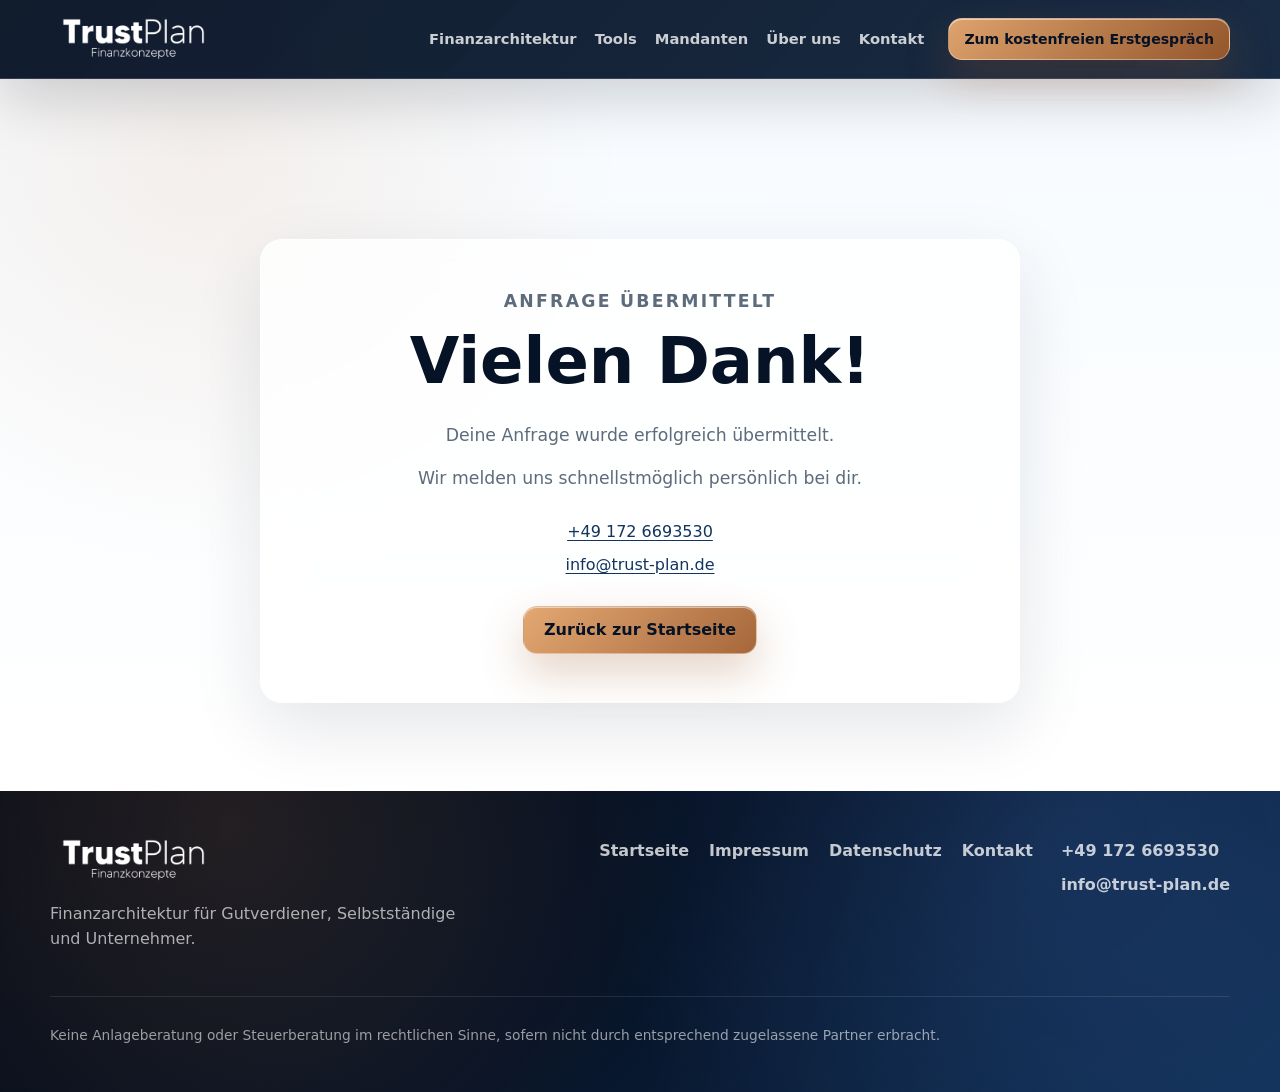
<file: danke.html>
<!doctype html>
<html lang="de">
  <head>
    <meta charset="utf-8">
    <meta name="viewport" content="width=device-width, initial-scale=1">
    <title>Vielen Dank | TrustPlan</title>
    <meta name="description" content="Vielen Dank für deine Anfrage bei TrustPlan.">
    <meta name="robots" content="noindex, follow">
    <meta name="theme-color" content="#07182f">
    <link rel="stylesheet" href="./assets/css/style.css?v=20260719-trust">
  </head>
  <body>

    <a class="skip-link" href="#main">Zum Inhalt springen</a>

    <header class="site-header" data-header>
      <nav class="nav container" aria-label="Hauptnavigation">
        <a class="logo" href="./index.html#top" aria-label="TrustPlan Startseite"><img class="logo-image" src="./assets/images/trustplan-logo-white.webp" alt="TrustPlan Finanzkonzepte" width="220" height="60"></a>
        <button class="nav-toggle" type="button" aria-expanded="false" aria-controls="primary-menu" data-nav-toggle><span></span><span></span><span></span><span class="sr-only">Menü öffnen</span></button>
        <div class="nav-menu" id="primary-menu" data-nav-menu>
          <a href="./index.html#finanzarchitektur">Finanzarchitektur</a><a href="./index.html#tools">Tools</a><a href="./index.html#mandanten">Mandanten</a><a href="./index.html#enes">Über uns</a><a href="./kontakt.html">Kontakt</a>
        </div>
        <a class="btn btn-small btn-primary nav-cta" href="./kontakt.html">Zum kostenfreien Erstgespräch</a>
      </nav>
    </header>
    <main class="legal-page-main status-page" id="main">
      <section class="legal-page">
        <div class="container legal-content reveal">
          <p class="eyebrow">Anfrage übermittelt</p>
          <h1>Vielen Dank!</h1>
          <p>Deine Anfrage wurde erfolgreich übermittelt.</p>
          <p>Wir melden uns schnellstmöglich persönlich bei dir.</p>
          <div class="status-contact">
            <a href="tel:+491726693530">+49 172 6693530</a>
            <a href="mailto:info@trust-plan.de">info@trust-plan.de</a>
          </div>
          <a class="btn btn-primary" href="./index.html#top">Zurück zur Startseite</a>
        </div>
      </section>
    </main>
    <footer class="site-footer">
      <div class="container footer-grid"><div><a class="logo" href="./index.html#top" aria-label="TrustPlan Startseite"><img class="logo-image" src="./assets/images/trustplan-logo-white.webp" alt="TrustPlan Finanzkonzepte" width="220" height="60"></a><p>Finanzarchitektur für Gutverdiener, Selbstständige und Unternehmer.</p></div><nav aria-label="Footer Navigation"><a href="./index.html#top">Startseite</a><a href="./impressum.html">Impressum</a><a href="./datenschutz.html">Datenschutz</a><a href="./kontakt.html">Kontakt</a></nav><address class="footer-contact"><a href="tel:+491726693530">+49 172 6693530</a><a href="mailto:info@trust-plan.de">info@trust-plan.de</a></address></div>
      <div class="container footer-note"><p>Keine Anlageberatung oder Steuerberatung im rechtlichen Sinne, sofern nicht durch entsprechend zugelassene Partner erbracht.</p></div>
    </footer>
    <script src="./assets/js/main.js?v=20260719-trust" defer></script>
  </body>
</html>
</file>
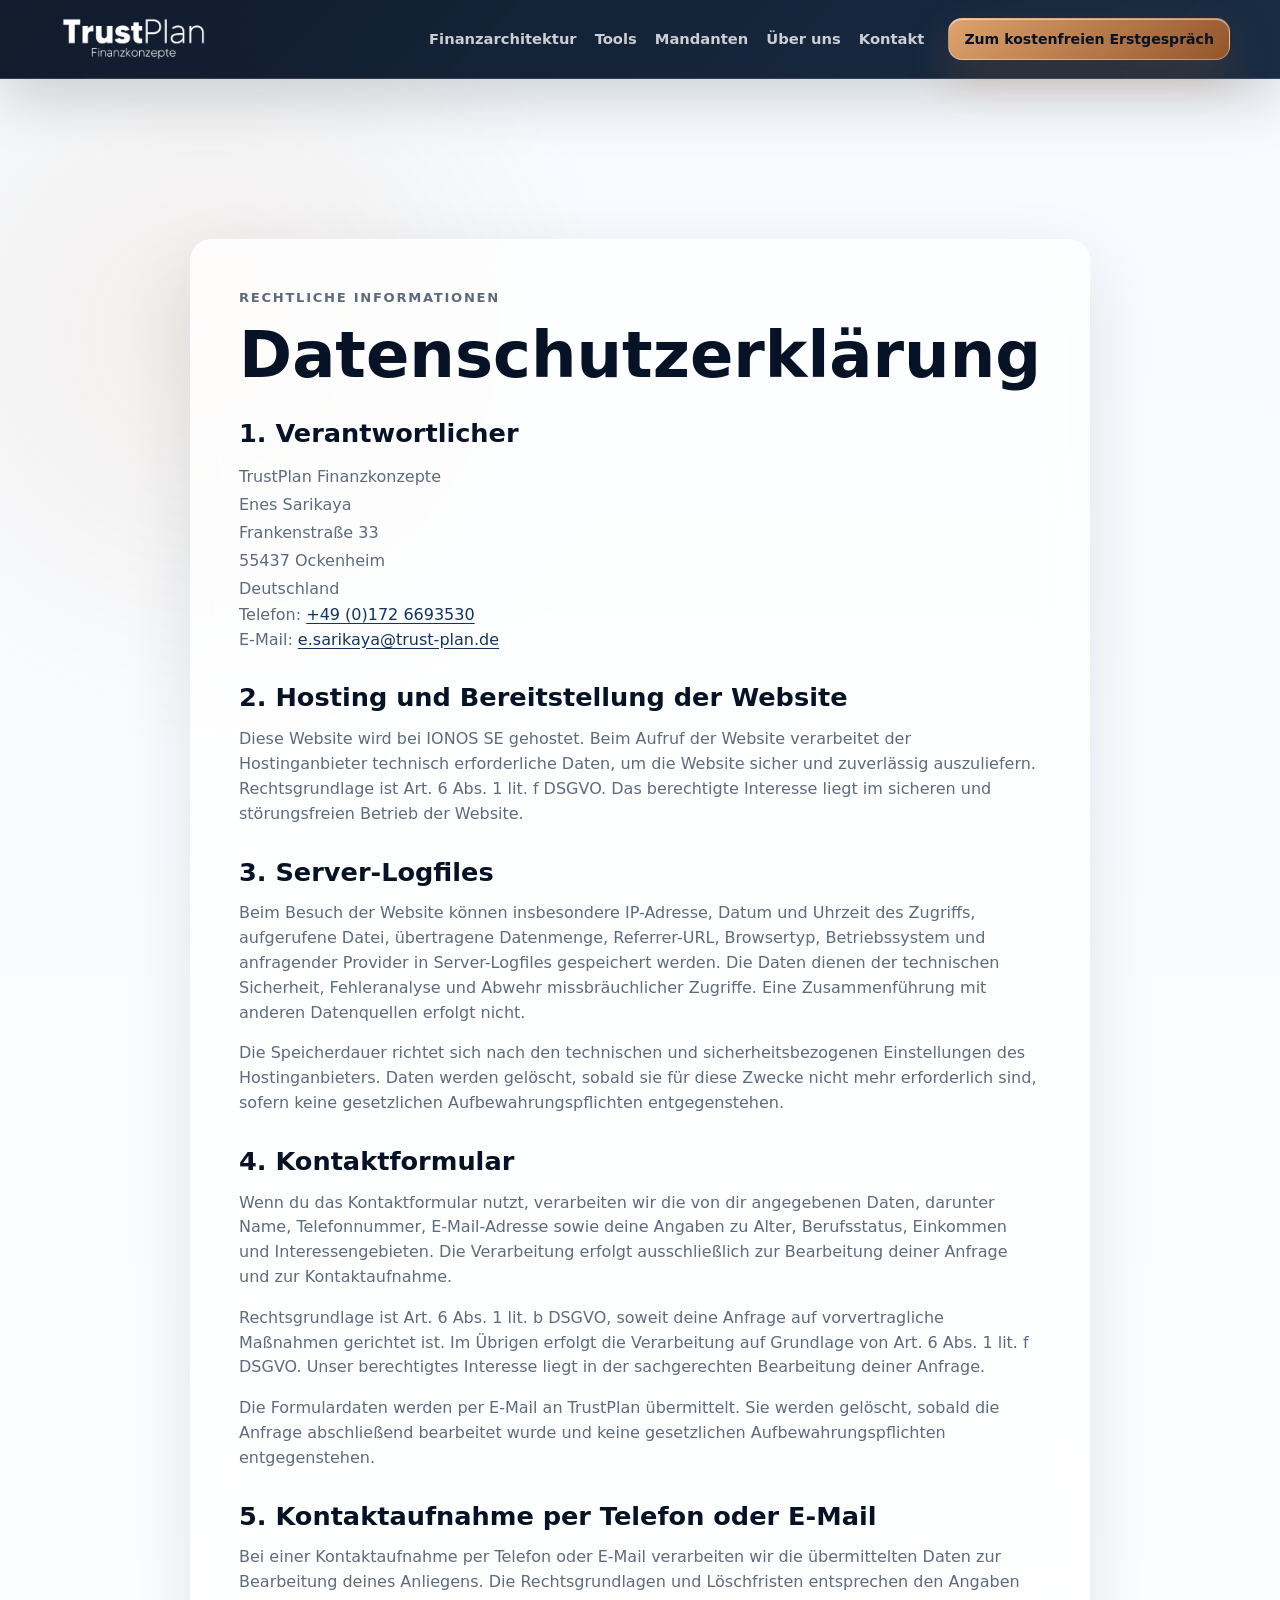
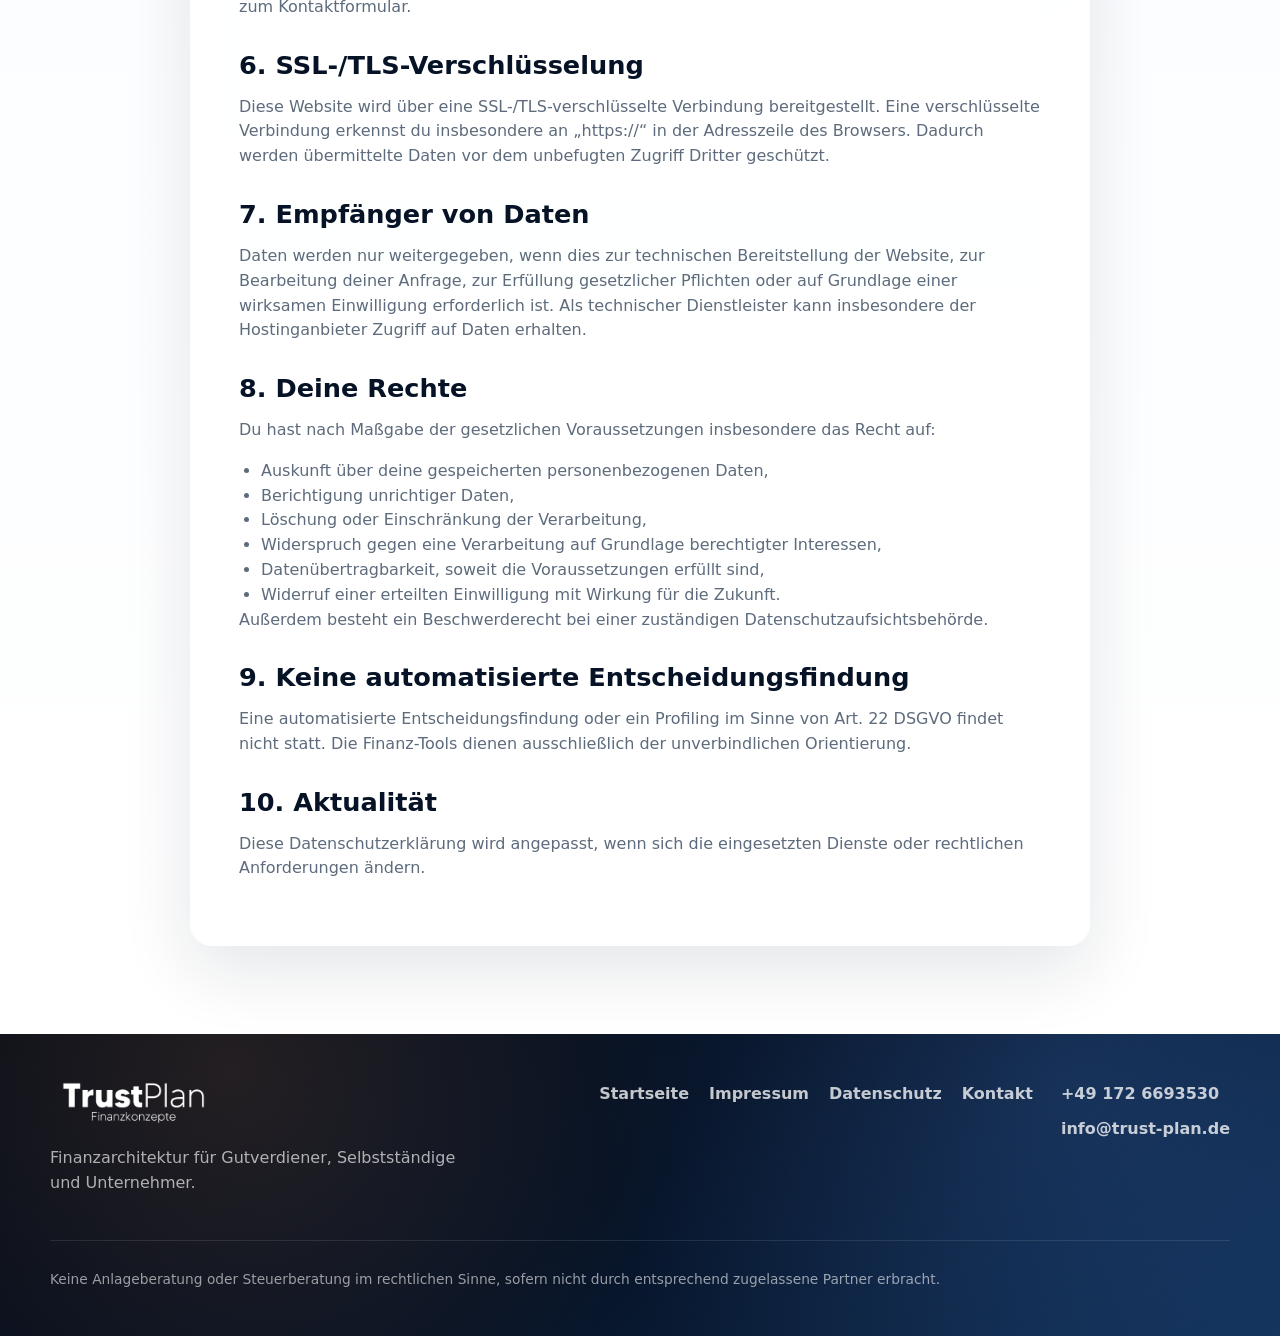
<file: datenschutz.html>
<!doctype html>
<html lang="de">
  <head>
    <meta charset="utf-8">
    <meta name="viewport" content="width=device-width, initial-scale=1">
    <title>Datenschutz | TrustPlan Finanzkonzepte</title>
    <meta name="description" content="Datenschutzerklärung von TrustPlan Finanzkonzepte.">
    <meta name="robots" content="noindex, follow">
    <meta name="theme-color" content="#07182f">
    <link rel="stylesheet" href="./assets/css/style.css?v=20260719-trust">
  </head>
  <body>

    <a class="skip-link" href="#main">Zum Inhalt springen</a>

    <header class="site-header" data-header>
      <nav class="nav container" aria-label="Hauptnavigation">
        <a class="logo" href="./index.html#top" aria-label="TrustPlan Startseite"><img class="logo-image" src="./assets/images/trustplan-logo-white.webp" alt="TrustPlan Finanzkonzepte" width="220" height="60"></a>
        <button class="nav-toggle" type="button" aria-expanded="false" aria-controls="primary-menu" data-nav-toggle><span></span><span></span><span></span><span class="sr-only">Menü öffnen</span></button>
        <div class="nav-menu" id="primary-menu" data-nav-menu>
          <a href="./index.html#finanzarchitektur">Finanzarchitektur</a><a href="./index.html#tools">Tools</a><a href="./index.html#mandanten">Mandanten</a><a href="./index.html#enes">Über uns</a><a href="./kontakt.html">Kontakt</a>
        </div>
        <a class="btn btn-small btn-primary nav-cta" href="./kontakt.html">Zum kostenfreien Erstgespräch</a>
      </nav>
    </header>
    <main class="legal-page-main" id="main">
      <section class="legal-page">
        <div class="container legal-content reveal">
          <p class="eyebrow">Rechtliche Informationen</p>
          <h1>Datenschutzerklärung</h1>

          <h2>1. Verantwortlicher</h2>
          <address>
            TrustPlan Finanzkonzepte<br>
            Enes Sarikaya<br>
            Frankenstraße 33<br>
            55437 Ockenheim<br>
            Deutschland
          </address>
          <p>Telefon: <a href="tel:+491726693530">+49 (0)172 6693530</a><br>
          E-Mail: <a href="mailto:e.sarikaya@trust-plan.de">e.sarikaya@trust-plan.de</a></p>

          <h2>2. Hosting und Bereitstellung der Website</h2>
          <p>Diese Website wird bei IONOS SE gehostet. Beim Aufruf der Website verarbeitet der Hostinganbieter technisch erforderliche Daten, um die Website sicher und zuverlässig auszuliefern. Rechtsgrundlage ist Art. 6 Abs. 1 lit. f DSGVO. Das berechtigte Interesse liegt im sicheren und störungsfreien Betrieb der Website.</p>

          <h2>3. Server-Logfiles</h2>
          <p>Beim Besuch der Website können insbesondere IP-Adresse, Datum und Uhrzeit des Zugriffs, aufgerufene Datei, übertragene Datenmenge, Referrer-URL, Browsertyp, Betriebssystem und anfragender Provider in Server-Logfiles gespeichert werden. Die Daten dienen der technischen Sicherheit, Fehleranalyse und Abwehr missbräuchlicher Zugriffe. Eine Zusammenführung mit anderen Datenquellen erfolgt nicht.</p>
          <p>Die Speicherdauer richtet sich nach den technischen und sicherheitsbezogenen Einstellungen des Hostinganbieters. Daten werden gelöscht, sobald sie für diese Zwecke nicht mehr erforderlich sind, sofern keine gesetzlichen Aufbewahrungspflichten entgegenstehen.</p>

          <h2>4. Kontaktformular</h2>
          <p>Wenn du das Kontaktformular nutzt, verarbeiten wir die von dir angegebenen Daten, darunter Name, Telefonnummer, E-Mail-Adresse sowie deine Angaben zu Alter, Berufsstatus, Einkommen und Interessengebieten. Die Verarbeitung erfolgt ausschließlich zur Bearbeitung deiner Anfrage und zur Kontaktaufnahme.</p>
          <p>Rechtsgrundlage ist Art. 6 Abs. 1 lit. b DSGVO, soweit deine Anfrage auf vorvertragliche Maßnahmen gerichtet ist. Im Übrigen erfolgt die Verarbeitung auf Grundlage von Art. 6 Abs. 1 lit. f DSGVO. Unser berechtigtes Interesse liegt in der sachgerechten Bearbeitung deiner Anfrage.</p>
          <p>Die Formulardaten werden per E-Mail an TrustPlan übermittelt. Sie werden gelöscht, sobald die Anfrage abschließend bearbeitet wurde und keine gesetzlichen Aufbewahrungspflichten entgegenstehen.</p>

          <h2>5. Kontaktaufnahme per Telefon oder E-Mail</h2>
          <p>Bei einer Kontaktaufnahme per Telefon oder E-Mail verarbeiten wir die übermittelten Daten zur Bearbeitung deines Anliegens. Die Rechtsgrundlagen und Löschfristen entsprechen den Angaben zum Kontaktformular.</p>

          <h2>6. SSL-/TLS-Verschlüsselung</h2>
          <p>Diese Website wird über eine SSL-/TLS-verschlüsselte Verbindung bereitgestellt. Eine verschlüsselte Verbindung erkennst du insbesondere an „https://“ in der Adresszeile des Browsers. Dadurch werden übermittelte Daten vor dem unbefugten Zugriff Dritter geschützt.</p>

          <h2>7. Empfänger von Daten</h2>
          <p>Daten werden nur weitergegeben, wenn dies zur technischen Bereitstellung der Website, zur Bearbeitung deiner Anfrage, zur Erfüllung gesetzlicher Pflichten oder auf Grundlage einer wirksamen Einwilligung erforderlich ist. Als technischer Dienstleister kann insbesondere der Hostinganbieter Zugriff auf Daten erhalten.</p>

          <h2>8. Deine Rechte</h2>
          <p>Du hast nach Maßgabe der gesetzlichen Voraussetzungen insbesondere das Recht auf:</p>
          <ul>
            <li>Auskunft über deine gespeicherten personenbezogenen Daten,</li>
            <li>Berichtigung unrichtiger Daten,</li>
            <li>Löschung oder Einschränkung der Verarbeitung,</li>
            <li>Widerspruch gegen eine Verarbeitung auf Grundlage berechtigter Interessen,</li>
            <li>Datenübertragbarkeit, soweit die Voraussetzungen erfüllt sind,</li>
            <li>Widerruf einer erteilten Einwilligung mit Wirkung für die Zukunft.</li>
          </ul>
          <p>Außerdem besteht ein Beschwerderecht bei einer zuständigen Datenschutzaufsichtsbehörde.</p>

          <h2>9. Keine automatisierte Entscheidungsfindung</h2>
          <p>Eine automatisierte Entscheidungsfindung oder ein Profiling im Sinne von Art. 22 DSGVO findet nicht statt. Die Finanz-Tools dienen ausschließlich der unverbindlichen Orientierung.</p>

          <h2>10. Aktualität</h2>
          <p>Diese Datenschutzerklärung wird angepasst, wenn sich die eingesetzten Dienste oder rechtlichen Anforderungen ändern.</p>
        </div>
      </section>
    </main>
    <footer class="site-footer">
      <div class="container footer-grid"><div><a class="logo" href="./index.html#top" aria-label="TrustPlan Startseite"><img class="logo-image" src="./assets/images/trustplan-logo-white.webp" alt="TrustPlan Finanzkonzepte" width="220" height="60"></a><p>Finanzarchitektur für Gutverdiener, Selbstständige und Unternehmer.</p></div><nav aria-label="Footer Navigation"><a href="./index.html#top">Startseite</a><a href="./impressum.html">Impressum</a><a href="./datenschutz.html">Datenschutz</a><a href="./kontakt.html">Kontakt</a></nav><address class="footer-contact"><a href="tel:+491726693530">+49 172 6693530</a><a href="mailto:info@trust-plan.de">info@trust-plan.de</a></address></div>
      <div class="container footer-note"><p>Keine Anlageberatung oder Steuerberatung im rechtlichen Sinne, sofern nicht durch entsprechend zugelassene Partner erbracht.</p></div>
    </footer>
    <script src="./assets/js/main.js?v=20260719-trust" defer></script>
  </body>
</html>
</file>
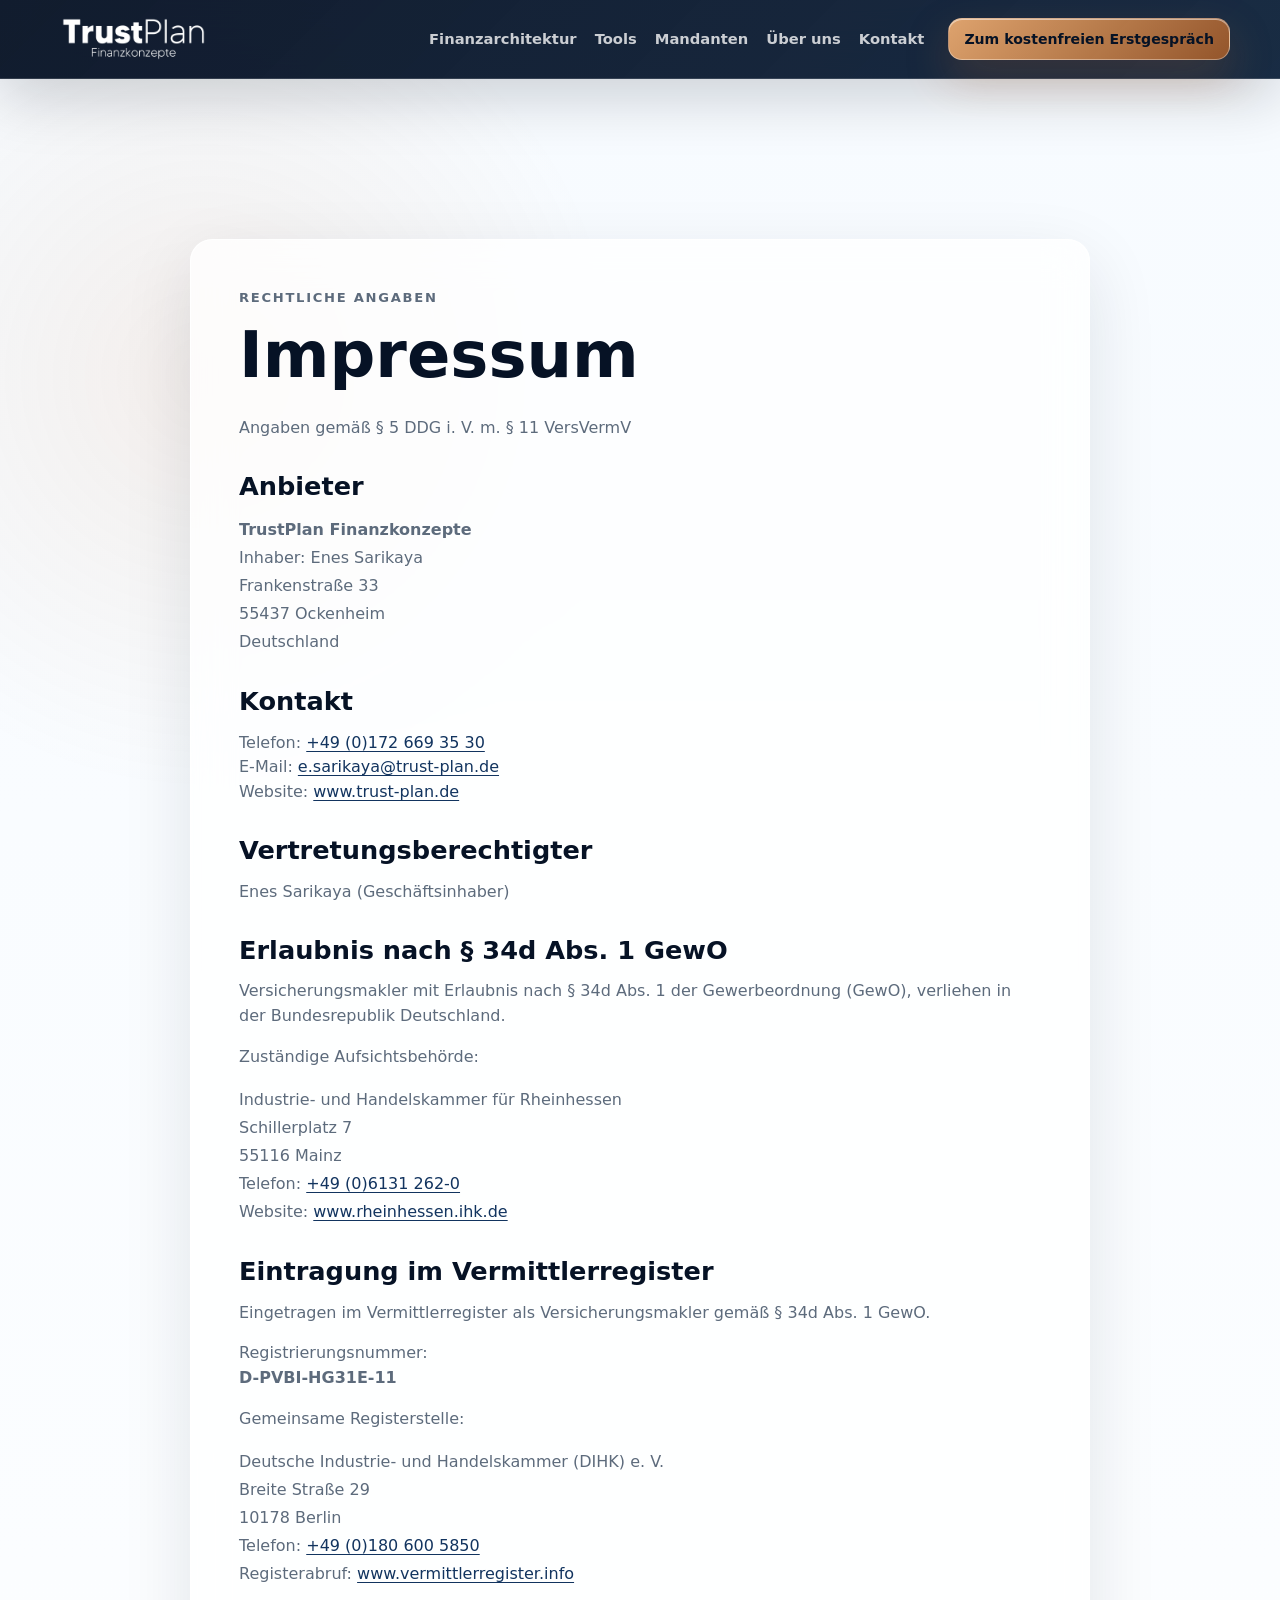
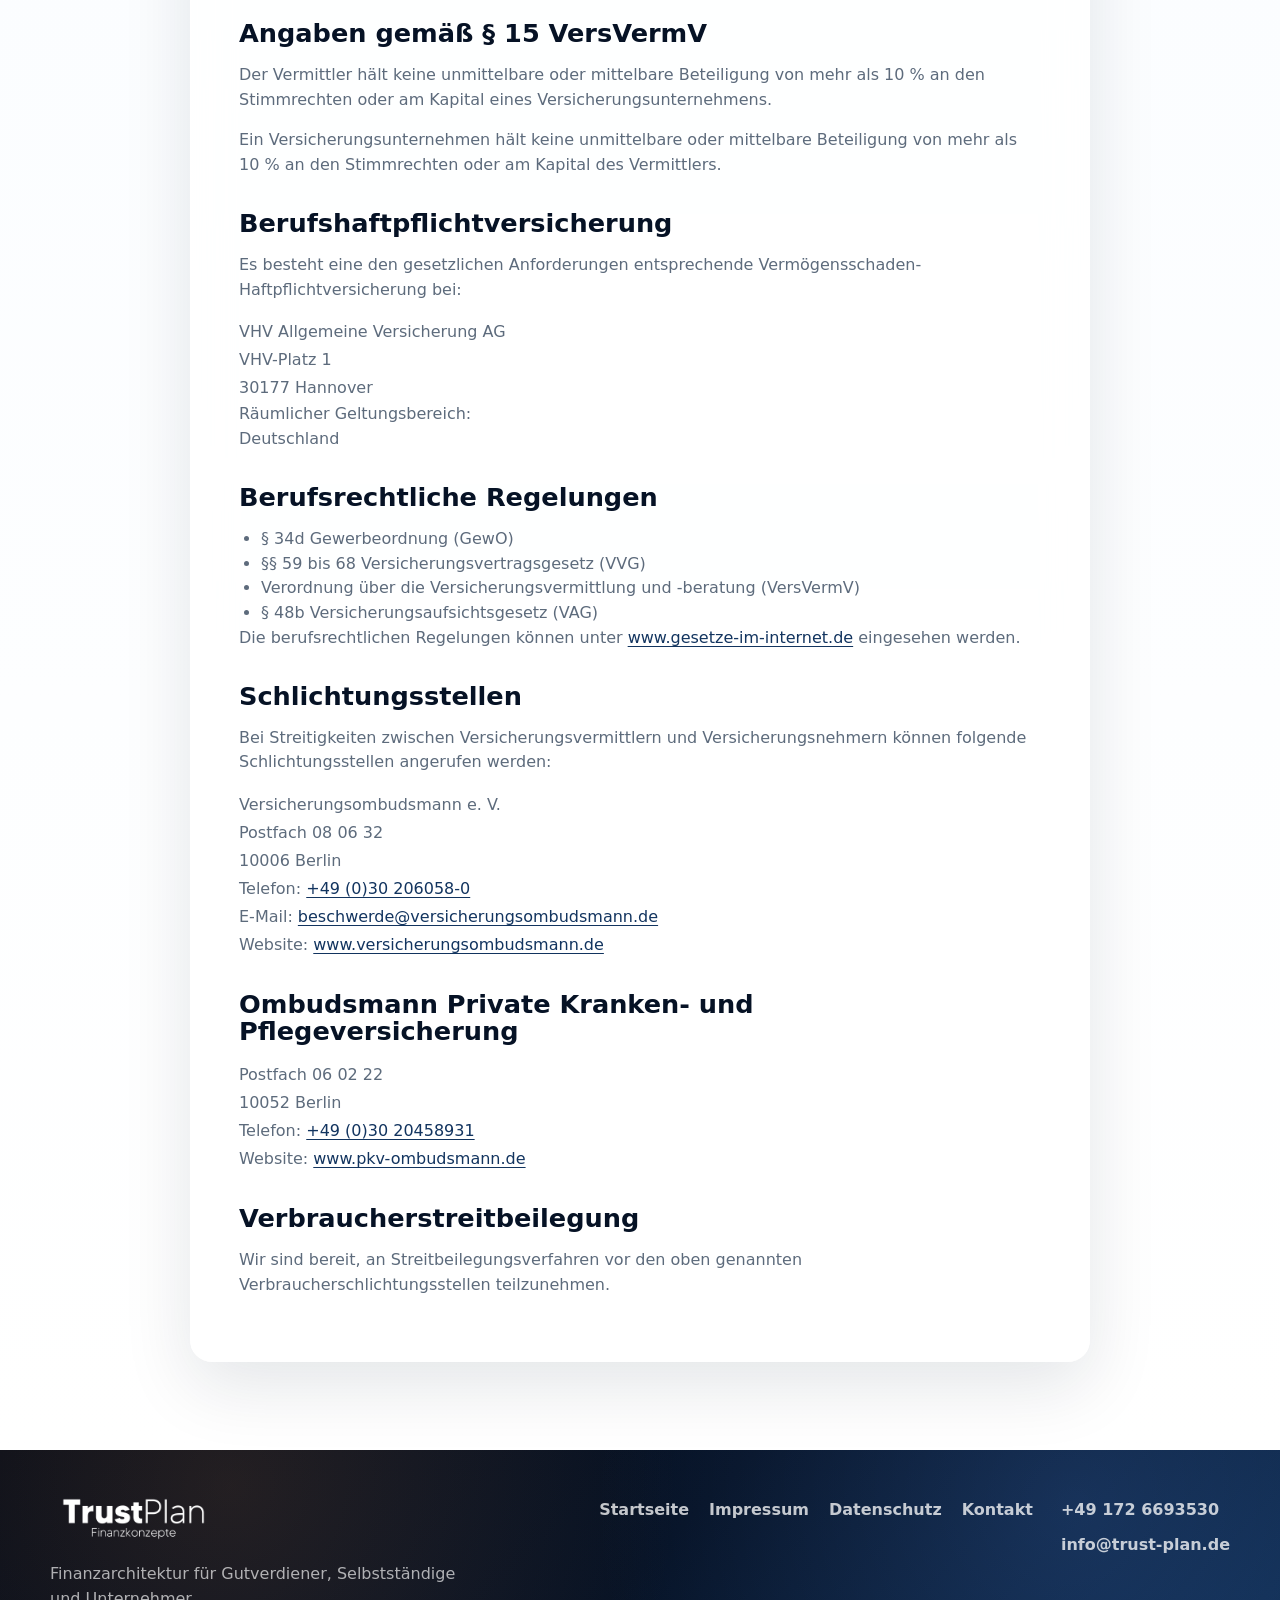
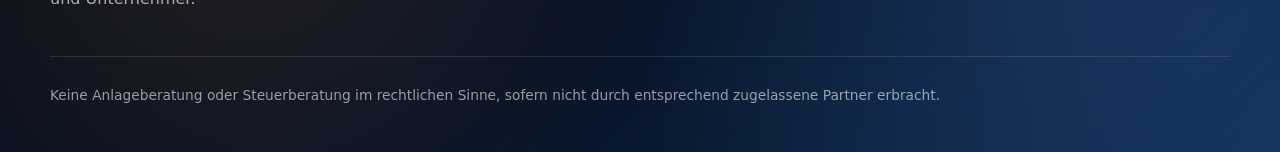
<file: impressum.html>
<!doctype html>
<html lang="de">
  <head>
    <meta charset="utf-8">
    <meta name="viewport" content="width=device-width, initial-scale=1">
    <title>Impressum | TrustPlan Finanzkonzepte</title>
    <meta name="description" content="Impressum und Anbieterkennzeichnung von TrustPlan Finanzkonzepte.">
    <meta name="robots" content="noindex, follow">
    <meta name="theme-color" content="#07182f">
    <link rel="stylesheet" href="./assets/css/style.css?v=20260719-trust">
  </head>
  <body>

    <a class="skip-link" href="#main">Zum Inhalt springen</a>

    <header class="site-header" data-header>
      <nav class="nav container" aria-label="Hauptnavigation">
        <a class="logo" href="./index.html#top" aria-label="TrustPlan Startseite"><img class="logo-image" src="./assets/images/trustplan-logo-white.webp" alt="TrustPlan Finanzkonzepte" width="220" height="60"></a>
        <button class="nav-toggle" type="button" aria-expanded="false" aria-controls="primary-menu" data-nav-toggle><span></span><span></span><span></span><span class="sr-only">Menü öffnen</span></button>
        <div class="nav-menu" id="primary-menu" data-nav-menu>
          <a href="./index.html#finanzarchitektur">Finanzarchitektur</a><a href="./index.html#tools">Tools</a><a href="./index.html#mandanten">Mandanten</a><a href="./index.html#enes">Über uns</a><a href="./kontakt.html">Kontakt</a>
        </div>
        <a class="btn btn-small btn-primary nav-cta" href="./kontakt.html">Zum kostenfreien Erstgespräch</a>
      </nav>
    </header>
    <main class="legal-page-main" id="main">
      <section class="legal-page">
        <div class="container legal-content reveal">
          <p class="eyebrow">Rechtliche Angaben</p>
          <h1>Impressum</h1>
          <p>Angaben gemäß § 5 DDG i. V. m. § 11 VersVermV</p>

          <h2>Anbieter</h2>
          <address>
            <strong>TrustPlan Finanzkonzepte</strong><br>
            Inhaber: Enes Sarikaya<br>
            Frankenstraße 33<br>
            55437 Ockenheim<br>
            Deutschland
          </address>

          <h2>Kontakt</h2>
          <p>Telefon: <a href="tel:+491726693530">+49 (0)172 669 35 30</a><br>
          E-Mail: <a href="mailto:e.sarikaya@trust-plan.de">e.sarikaya@trust-plan.de</a><br>
          Website: <a href="https://www.trust-plan.de/">www.trust-plan.de</a></p>

          <h2>Vertretungsberechtigter</h2>
          <p>Enes Sarikaya (Geschäftsinhaber)</p>

          <h2>Erlaubnis nach § 34d Abs. 1 GewO</h2>
          <p>Versicherungsmakler mit Erlaubnis nach § 34d Abs. 1 der Gewerbeordnung (GewO), verliehen in der Bundesrepublik Deutschland.</p>
          <p>Zuständige Aufsichtsbehörde:</p>
          <address>
            Industrie- und Handelskammer für Rheinhessen<br>
            Schillerplatz 7<br>
            55116 Mainz<br>
            Telefon: <a href="tel:+4961312620">+49 (0)6131 262-0</a><br>
            Website: <a href="https://www.rheinhessen.ihk.de/">www.rheinhessen.ihk.de</a>
          </address>

          <h2>Eintragung im Vermittlerregister</h2>
          <p>Eingetragen im Vermittlerregister als Versicherungsmakler gemäß § 34d Abs. 1 GewO.</p>
          <p>Registrierungsnummer:<br>
          <strong>D-PVBI-HG31E-11</strong></p>
          <p>Gemeinsame Registerstelle:</p>
          <address>
            Deutsche Industrie- und Handelskammer (DIHK) e. V.<br>
            Breite Straße 29<br>
            10178 Berlin<br>
            Telefon: <a href="tel:+491806005850">+49 (0)180 600 5850</a><br>
            Registerabruf: <a href="https://www.vermittlerregister.info/">www.vermittlerregister.info</a>
          </address>

          <h2>Angaben gemäß § 15 VersVermV</h2>
          <p>Der Vermittler hält keine unmittelbare oder mittelbare Beteiligung von mehr als 10 % an den Stimmrechten oder am Kapital eines Versicherungsunternehmens.</p>
          <p>Ein Versicherungsunternehmen hält keine unmittelbare oder mittelbare Beteiligung von mehr als 10 % an den Stimmrechten oder am Kapital des Vermittlers.</p>

          <h2>Berufshaftpflichtversicherung</h2>
          <p>Es besteht eine den gesetzlichen Anforderungen entsprechende Vermögensschaden-Haftpflichtversicherung bei:</p>
          <address>
            VHV Allgemeine Versicherung AG<br>
            VHV-Platz 1<br>
            30177 Hannover
          </address>
          <p>Räumlicher Geltungsbereich:<br>
          Deutschland</p>

          <h2>Berufsrechtliche Regelungen</h2>
          <ul>
            <li>§ 34d Gewerbeordnung (GewO)</li>
            <li>§§ 59 bis 68 Versicherungsvertragsgesetz (VVG)</li>
            <li>Verordnung über die Versicherungsvermittlung und -beratung (VersVermV)</li>
            <li>§ 48b Versicherungsaufsichtsgesetz (VAG)</li>
          </ul>
          <p>Die berufsrechtlichen Regelungen können unter <a href="https://www.gesetze-im-internet.de/">www.gesetze-im-internet.de</a> eingesehen werden.</p>

          <h2>Schlichtungsstellen</h2>
          <p>Bei Streitigkeiten zwischen Versicherungsvermittlern und Versicherungsnehmern können folgende Schlichtungsstellen angerufen werden:</p>
          <address>
            Versicherungsombudsmann e. V.<br>
            Postfach 08 06 32<br>
            10006 Berlin<br>
            Telefon: <a href="tel:+49302060580">+49 (0)30 206058-0</a><br>
            E-Mail: <a href="mailto:beschwerde@versicherungsombudsmann.de">beschwerde@versicherungsombudsmann.de</a><br>
            Website: <a href="https://www.versicherungsombudsmann.de/">www.versicherungsombudsmann.de</a>
          </address>

          <h2>Ombudsmann Private Kranken- und Pflegeversicherung</h2>
          <address>
            Postfach 06 02 22<br>
            10052 Berlin<br>
            Telefon: <a href="tel:+493020458931">+49 (0)30 20458931</a><br>
            Website: <a href="https://www.pkv-ombudsmann.de/">www.pkv-ombudsmann.de</a>
          </address>

          <h2>Verbraucherstreitbeilegung</h2>
          <p>Wir sind bereit, an Streitbeilegungsverfahren vor den oben genannten Verbraucherschlichtungsstellen teilzunehmen.</p>
        </div>
      </section>
    </main>
    <footer class="site-footer">
      <div class="container footer-grid"><div><a class="logo" href="./index.html#top" aria-label="TrustPlan Startseite"><img class="logo-image" src="./assets/images/trustplan-logo-white.webp" alt="TrustPlan Finanzkonzepte" width="220" height="60"></a><p>Finanzarchitektur für Gutverdiener, Selbstständige und Unternehmer.</p></div><nav aria-label="Footer Navigation"><a href="./index.html#top">Startseite</a><a href="./impressum.html">Impressum</a><a href="./datenschutz.html">Datenschutz</a><a href="./kontakt.html">Kontakt</a></nav><address class="footer-contact"><a href="tel:+491726693530">+49 172 6693530</a><a href="mailto:info@trust-plan.de">info@trust-plan.de</a></address></div>
      <div class="container footer-note"><p>Keine Anlageberatung oder Steuerberatung im rechtlichen Sinne, sofern nicht durch entsprechend zugelassene Partner erbracht.</p></div>
    </footer>
    <script src="./assets/js/main.js?v=20260719-trust" defer></script>
  </body>
</html>
</file>
<file: assets/css/style.css>
:root {
  --navy-950: #061225;
  --navy-900: #07182f;
  --navy-800: #0b2344;
  --navy-700: #12345f;
  --blue-100: #eaf2ff;
  --white: #ffffff;
  --soft-white: #f7fbff;
  --line: rgba(255, 255, 255, 0.14);
  --ink: #102033;
  --muted: #5d6b7c;
  --orange: #9f5a2a;
  --orange-2: #c47a3f;
  --green: #32d583;
  --yellow: #c47a3f;
  --red: #ff5a67;
  --shadow: 0 24px 70px rgba(3, 12, 27, 0.22);
  --radius: 8px;
  --container: 1180px;
  --header-height: 78px;
}

/* Final lock: third-party badge images must never set the CTA layout size. */
.cta-trust-signals--official > * {
  min-height: 0 !important;
  overflow: hidden !important;
}

.cta-trust-signals--official > a,
.cta-trust-signals--official img,
.cta-trust-signals--official svg,
.cta-trust-signals--official iframe {
  display: block !important;
  max-width: 100% !important;
  max-height: 100% !important;
  width: 100% !important;
  height: 100% !important;
  object-fit: contain !important;
}

* {
  box-sizing: border-box;
}

html {
  scroll-behavior: smooth;
  scroll-padding-top: var(--header-height);
}

body {
  margin: 0;
  color: var(--ink);
  background: var(--soft-white);
  font-family: Inter, ui-sans-serif, system-ui, -apple-system, BlinkMacSystemFont, "Segoe UI", sans-serif;
  line-height: 1.55;
}

body.modal-open {
  overflow: hidden;
}

img,
video,
canvas {
  display: block;
  max-width: 100%;
}

img {
  height: auto;
}

a {
  color: inherit;
  text-decoration: none;
}

button,
input,
select {
  font: inherit;
}

button {
  cursor: pointer;
}

h1,
h2,
h3,
p {
  margin-top: 0;
}

h1 {
  max-width: 860px;
  color: var(--white);
  font-size: clamp(2.45rem, 6vw, 5rem);
  line-height: 1.02;
  letter-spacing: 0;
  margin-bottom: 1.35rem;
}

.hero h1 {
  max-width: 900px;
  margin-left: auto;
  margin-right: auto;
  font-size: clamp(2.35rem, 4.8vw, 4.35rem);
  line-height: 1.04;
}

h2 {
  color: var(--navy-950);
  font-size: clamp(2rem, 4.2vw, 3.6rem);
  line-height: 1.05;
  letter-spacing: 0;
  margin-bottom: 1rem;
}

h3 {
  color: inherit;
  font-size: 1.08rem;
  line-height: 1.25;
  margin-bottom: 0.65rem;
}

.title-anim,
.title-standard {
  will-change: opacity, transform, filter, clip-path;
}

.title-anim {
  opacity: 0;
  transform: translateY(34px) scale(0.975);
  overflow: visible;
  padding-top: 20px;
  padding-bottom: 20px;
  transition:
    opacity 1850ms ease,
    transform 2100ms cubic-bezier(0.16, 1, 0.3, 1),
    filter 1850ms ease,
    clip-path 2200ms cubic-bezier(0.16, 1, 0.3, 1);
}

.title-standard {
  opacity: 0;
  transform: translateY(12px);
  transition:
    opacity 620ms ease,
    transform 620ms cubic-bezier(0.2, 0.8, 0.2, 1);
}

.title-visible {
  opacity: 1;
  transform: translateY(0);
  filter: none;
  clip-path: inset(0 0 0 0);
}

.title-word {
  display: inline-block;
  opacity: 0;
  transform: translateY(0.58em) scale(0.98);
  filter: blur(6px);
  transition:
    opacity 1700ms ease,
    transform 1900ms cubic-bezier(0.16, 1, 0.3, 1),
    filter 1700ms ease;
}

.title-visible .title-word {
  opacity: 1;
  transform: translateY(0) scale(1);
  filter: blur(0);
}

.title-visible .title-word:nth-child(1) {
  transition-delay: 90ms;
}

.title-visible .title-word:nth-child(2) {
  transition-delay: 210ms;
}

.title-visible .title-word:nth-child(4) {
  transition-delay: 330ms;
}

.title-visible .title-word:nth-child(5) {
  transition-delay: 450ms;
}

.title-accent {
  position: relative;
  display: inline-block;
  font-weight: inherit;
  line-height: inherit;
  vertical-align: baseline;
}

.title-wipe::after {
  content: "";
  position: absolute;
  inset: 0 -0.08em;
  z-index: -1;
  border-radius: 0.18em;
  opacity: 0;
  transform: scaleX(0);
  transform-origin: left center;
  background: currentColor;
  filter: blur(16px);
}

.title-copper {
  color: #c47a3f;
  background: linear-gradient(115deg, #e2a66f 0%, #9f5a2a 44%, #f0c08c 72%, #c47a3f 100%);
  background-size: 220% 100%;
  -webkit-background-clip: text;
  background-clip: text;
  -webkit-text-fill-color: transparent;
}

.title-red {
  color: #c95f66;
}

.title-green {
  color: #3aa879;
}

.title-neutral {
  color: inherit;
}

.title-visible .title-copper {
  animation: liquidTitleShine 2600ms ease 520ms both;
}

.title-visible .title-wipe::after {
  animation: titleHighlightWipe 1900ms cubic-bezier(0.16, 1, 0.3, 1) 420ms both;
}

.title-type {
  clip-path: inset(0 100% 0 0);
  overflow: visible;
  white-space: normal;
}

.title-visible .title-type {
  animation: titleTypeIn 1800ms cubic-bezier(0.16, 1, 0.3, 1) 420ms both;
}

.title-hero {
  filter: blur(12px);
  transform: translateY(26px) scale(0.96);
}

.title-hero.title-visible {
  text-shadow: 0 24px 80px rgba(0, 0, 0, 0.22);
}

.title-blur {
  filter: blur(18px);
  transform: translateY(34px) scale(0.98);
}

.title-mask,
.title-glass {
  clip-path: inset(0 0 100% 0);
  transform: translateY(28px);
}

.title-glass {
  filter: blur(12px);
}

.title-urgent {
  filter: blur(10px);
  transform: translateY(26px) scale(0.965);
}

.title-growth {
  transform: translateY(26px) scale(0.98);
}

.title-page {
  filter: blur(10px);
  transform: translateY(24px) scale(0.985);
}

.title-words {
  transform: translateY(18px);
}

.title-depth {
  filter: blur(12px);
  transform: translateY(28px) rotateX(16deg) scale(0.965);
  transform-origin: center bottom;
}

.title-depth.title-visible {
  transform: translateY(0) rotateX(0) scale(1);
}

.title-fade {
  filter: blur(8px);
  transform: translateY(24px);
}

.title-final .title-word {
  transform: translateY(0.62em);
}

.title-final.title-visible .title-word {
  transform: translateY(0) scale(1);
}

.title-anim.title-visible,
.title-standard.title-visible {
  opacity: 1;
  transform: translateY(0) scale(1);
  filter: none;
  clip-path: inset(0 0 0 0);
}

@keyframes liquidTitleShine {
  0% {
    background-position: 0% 50%;
    filter: drop-shadow(0 0 0 rgba(211, 154, 94, 0));
  }
  55% {
    filter: drop-shadow(0 10px 22px rgba(211, 154, 94, 0.16));
  }
  100% {
    background-position: 100% 50%;
    filter: drop-shadow(0 0 0 rgba(211, 154, 94, 0));
  }
}

@keyframes titleHighlightWipe {
  0% {
    opacity: 0;
    transform: scaleX(0);
  }
  45% {
    opacity: 0.16;
  }
  100% {
    opacity: 0.07;
    transform: scaleX(1);
  }
}

@keyframes titleTypeIn {
  0% {
    clip-path: inset(0 100% 0 0);
  }
  100% {
    clip-path: inset(0 0 0 0);
  }
}

@media (max-width: 768px) {
  .title-anim {
    transform: translateY(18px);
    transition-duration: 1250ms;
  }

  .title-standard {
    transform: translateY(8px);
    transition-duration: 500ms;
  }

  .title-word {
    transform: translateY(0.36em);
    filter: blur(4px);
    transition-duration: 1100ms;
  }

  .title-blur,
  .title-glass,
  .title-hero,
  .title-urgent,
  .title-depth,
  .title-page {
    filter: blur(7px);
  }

  .title-visible .title-type {
    animation-duration: 1050ms;
  }

  .final-cta h2.title-final {
    line-height: 1.14;
    padding-bottom: 0.12em;
    overflow: visible;
  }

  .title-final .title-word {
    transform: translateY(0.28em);
  }
}

p {
  color: var(--muted);
  margin-bottom: 1rem;
}

ul {
  margin: 0;
  padding: 0;
}

.container {
  width: min(100% - 40px, var(--container));
  margin: 0 auto;
}

.section {
  padding: 112px 0;
  position: relative;
}

.skip-link {
  position: fixed;
  z-index: 1000;
  top: 12px;
  left: 12px;
  transform: translateY(-140%);
  background: var(--orange);
  color: var(--navy-950);
  padding: 10px 14px;
  border-radius: var(--radius);
  font-weight: 800;
}

.skip-link:focus {
  transform: translateY(0);
}

.sr-only {
  position: absolute;
  width: 1px;
  height: 1px;
  padding: 0;
  margin: -1px;
  overflow: hidden;
  clip: rect(0, 0, 0, 0);
  white-space: nowrap;
  border: 0;
}

.site-header {
  position: sticky;
  top: 0;
  z-index: 100;
  background: rgba(6, 18, 37, 0.78);
  border-bottom: 1px solid rgba(255, 255, 255, 0.1);
  backdrop-filter: blur(18px);
  transition: box-shadow 180ms ease, background 180ms ease;
}

.site-header.scrolled {
  background: rgba(6, 18, 37, 0.94);
  box-shadow: 0 12px 36px rgba(2, 9, 20, 0.28);
}

.nav {
  min-height: var(--header-height);
  display: flex;
  align-items: center;
  gap: 24px;
}

.logo {
  display: inline-flex;
  align-items: center;
  gap: 10px;
  color: var(--white);
  font-weight: 850;
  font-size: 1.08rem;
  letter-spacing: 0.01em;
}

.logo-image {
  display: block;
  width: clamp(138px, 13vw, 190px);
  height: auto;
  max-height: 42px;
  object-fit: contain;
}

.logo-mark {
  width: 38px;
  height: 38px;
  display: grid;
  place-items: center;
  border-radius: 8px;
  color: var(--navy-950);
  background: linear-gradient(135deg, var(--orange), var(--orange-2));
  box-shadow: 0 12px 28px rgba(159, 90, 42, 0.28);
}

.nav-menu {
  display: flex;
  align-items: center;
  gap: 18px;
  margin-left: auto;
}

.nav-menu a {
  color: rgba(255, 255, 255, 0.78);
  font-size: 0.92rem;
  font-weight: 650;
  transition: color 180ms ease;
}

.nav-menu a:hover,
.nav-menu a:focus {
  color: var(--white);
}

.nav-toggle {
  display: none;
  margin-left: auto;
  width: 44px;
  height: 44px;
  border: 1px solid var(--line);
  border-radius: var(--radius);
  background: rgba(255, 255, 255, 0.08);
}

.nav-toggle span:not(.sr-only) {
  display: block;
  width: 20px;
  height: 2px;
  margin: 5px auto;
  background: var(--white);
}

.btn {
  display: inline-flex;
  align-items: center;
  justify-content: center;
  min-height: 48px;
  padding: 0 20px;
  border: 1px solid transparent;
  border-radius: var(--radius);
  font-weight: 800;
  line-height: 1;
  transition: transform 180ms ease, box-shadow 180ms ease, border-color 180ms ease, background 180ms ease;
}

.btn:hover,
.btn:focus {
  transform: translateY(-2px);
}

.btn-primary {
  color: var(--navy-950);
  background: linear-gradient(135deg, var(--orange), var(--orange-2));
  box-shadow: 0 16px 34px rgba(159, 90, 42, 0.28);
}

.btn-secondary {
  color: var(--white);
  background: rgba(255, 255, 255, 0.1);
  border-color: rgba(255, 255, 255, 0.18);
}

.btn-small {
  min-height: 42px;
  padding: 0 15px;
  font-size: 0.88rem;
}

.btn-card {
  width: 100%;
  color: var(--navy-950);
  background: var(--white);
  border-color: rgba(7, 24, 47, 0.12);
}

.btn-inline-cta {
  margin-top: 22px;
}

.hero {
  min-height: calc(100vh - var(--header-height));
  display: grid;
  align-items: center;
  overflow: hidden;
  padding: 86px 0 190px;
  background:
    radial-gradient(circle at 14% 18%, rgba(159, 90, 42, 0.24), transparent 30%),
    radial-gradient(circle at 86% 18%, rgba(83, 151, 255, 0.18), transparent 34%),
    linear-gradient(135deg, var(--navy-950), var(--navy-900) 48%, #0d2b52);
}

.hero::after {
  content: "";
  position: absolute;
  inset: auto 0 0;
  height: 260px;
  background:
    linear-gradient(180deg, rgba(247, 251, 255, 0) 0%, rgba(247, 251, 255, 0.24) 38%, var(--soft-white) 100%);
  pointer-events: none;
}

.hero-grid {
  display: block;
  position: relative;
  z-index: 1;
}

.hero-copy {
  max-width: 980px;
  margin: 0 auto;
  text-align: center;
}

.hero-visual {
  margin: 0 auto;
}

.eyebrow {
  color: var(--orange);
  font-size: 0.82rem;
  font-weight: 850;
  text-transform: uppercase;
  letter-spacing: 0.13em;
  margin-bottom: 0.9rem;
}

.hero-subheadline {
  max-width: 780px;
  margin-left: auto;
  margin-right: auto;
  color: rgba(255, 255, 255, 0.78);
  font-size: clamp(1rem, 1.35vw, 1.16rem);
  margin-bottom: 1.35rem;
}

.hero-proof-stats {
  display: grid;
  grid-template-columns: repeat(3, minmax(0, 1fr));
  gap: 14px;
  max-width: 860px;
  margin: 1.35rem auto 1.35rem;
}

.hero-proof-stats article {
  min-height: 132px;
  display: grid;
  align-content: center;
  gap: 12px;
  padding: 18px 20px;
  color: var(--white);
  background: rgba(255, 255, 255, 0.09);
  border: 1px solid rgba(255, 255, 255, 0.15);
  border-radius: var(--radius);
  backdrop-filter: blur(14px);
}

.hero-proof-stats strong {
  display: grid;
  gap: 4px;
  color: var(--orange-2);
  line-height: 1;
  margin-bottom: 0;
}

.hero-proof-stats .stat-prefix {
  display: block;
  color: var(--orange-2);
  font-size: clamp(1rem, 1.45vw, 1.25rem);
  font-weight: 850;
  line-height: 1;
}

.hero-proof-stats .stat-number {
  display: block;
  color: var(--orange-2);
  font-size: clamp(2.25rem, 4vw, 3.45rem);
  font-weight: 900;
  line-height: 0.95;
  letter-spacing: 0;
}

.hero-proof-stats article > span {
  display: block;
  color: rgba(255, 255, 255, 0.74);
  font-size: 0.88rem;
  line-height: 1.32;
}

.hero-actions {
  display: flex;
  flex-wrap: wrap;
  justify-content: center;
  gap: 12px;
  margin-top: 1.1rem;
  margin-bottom: 1.2rem;
}

.trust-badges {
  display: flex;
  flex-wrap: wrap;
  justify-content: center;
  gap: 10px;
}

.trust-badges span {
  display: inline-flex;
  align-items: center;
  min-height: 42px;
  padding: 8px 13px;
  color: rgba(255, 255, 255, 0.88);
  background: rgba(255, 255, 255, 0.08);
  border: 1px solid rgba(255, 255, 255, 0.14);
  border-radius: var(--radius);
  backdrop-filter: blur(12px);
}

.trust-badges strong {
  margin-right: 2px;
  color: var(--white);
}

.trust-badges .trust-badge-wide {
  min-width: min(100%, 320px);
  justify-content: center;
}

.google-review-widget {
  display: flex;
  flex-wrap: wrap;
  align-items: stretch;
  justify-content: center;
  gap: 10px;
  min-height: 44px;
  margin-top: 14px;
}

.google-review-widget > * {
  max-width: 100%;
}

.google-review-button {
  display: inline-flex;
  align-items: center;
  justify-content: center;
  width: min(100%, 292px);
  min-height: 48px;
  padding: 8px 14px;
  color: var(--white);
  background: rgba(255, 255, 255, 0.1);
  border: 1px solid rgba(255, 255, 255, 0.16);
  border-radius: var(--radius);
  box-shadow: inset 0 1px 0 rgba(255, 255, 255, 0.18);
  font-size: 0.9rem;
  font-weight: 850;
  text-decoration: none;
  backdrop-filter: blur(12px);
  transition: transform 0.25s ease, border-color 0.25s ease, background 0.25s ease;
}

.google-review-button:hover,
.google-review-button:focus-visible {
  color: var(--white);
  background: rgba(255, 255, 255, 0.15);
  border-color: rgba(159, 90, 42, 0.42);
  transform: translateY(-2px);
}

.cta-trust-signals {
  display: flex;
  align-items: center;
  justify-content: center;
  gap: 10px;
  width: fit-content;
  max-width: 100%;
  margin: 0 auto;
}

.cta-conversion-group {
  display: flex;
  flex: 0 1 100%;
  flex-direction: column;
  align-items: center;
  gap: 10px;
  width: min(100%, 430px);
  min-width: 0;
  margin-inline: auto;
}

.cta-conversion-group > .btn {
  align-self: center;
  width: auto;
  max-width: 100%;
  margin: 0;
}

.cta-trust-signals .google-review-button {
  width: auto;
  min-width: 164px;
  min-height: 58px;
  gap: 8px;
  padding: 8px 12px;
  color: var(--navy-900);
  background: rgba(255, 255, 255, 0.96);
  border-color: rgba(10, 35, 67, 0.14);
  border-radius: 16px;
  text-align: left;
  box-shadow: 0 8px 22px rgba(8, 28, 55, 0.1), inset 0 1px 0 rgba(255, 255, 255, 0.9);
}

.google-rating-mark {
  display: grid;
  flex: 0 0 auto;
  place-items: center;
  width: 31px;
  height: 31px;
  background: conic-gradient(from 35deg, #4285f4 0 25%, #34a853 0 48%, #fbbc05 0 72%, #ea4335 0 100%);
  -webkit-background-clip: text;
  background-clip: text;
  color: transparent;
  font-size: 2rem;
  font-weight: 900;
  line-height: 1;
}

.google-rating-copy {
  display: grid;
  gap: 1px;
  line-height: 1.05;
}

.google-rating-copy strong {
  color: var(--navy-900);
  font-size: 0.78rem;
}

.google-rating-copy span {
  color: #53647b;
  font-size: 0.7rem;
  font-weight: 750;
}

.google-rating-copy i {
  color: #f6bf40;
  font-size: 0.66rem;
  font-style: normal;
  letter-spacing: 0.02em;
}

.cta-trust-signals .google-review-button:hover,
.cta-trust-signals .google-review-button:focus-visible {
  color: var(--navy-900);
  background: var(--white);
  border-color: rgba(159, 90, 42, 0.46);
}

.cta-provenexpert-seal {
  display: inline-grid;
  flex: 0 0 auto;
  place-items: center;
  width: 58px;
  height: 58px;
  overflow: hidden;
  border-radius: 14px;
  background: rgba(255, 255, 255, 0.96);
  box-shadow: 0 8px 22px rgba(0, 0, 0, 0.16);
}

.cta-provenexpert-seal > img {
  display: block;
  width: 100%;
  height: 100%;
  object-fit: contain;
}

.cta-proseal-widget {
  display: grid;
  flex: 0 0 auto;
  place-items: center;
  width: 58px;
  min-width: 58px;
  height: 58px;
  min-height: 58px;
  overflow: hidden;
  border-radius: 14px;
  background: rgba(255, 255, 255, 0.96);
  box-shadow: 0 8px 22px rgba(0, 0, 0, 0.16);
}

.cta-proseal-widget [class*="pe-"] {
  max-width: 100%;
}

.cta-proseal-fallback {
  display: grid;
  width: 100%;
  height: 100%;
  place-content: center;
  color: #1f1f1f;
  font-family: Arial, Helvetica, sans-serif;
  line-height: 0.88;
  text-align: center;
  text-decoration: none;
}

.cta-proseal-fallback span {
  display: grid;
  width: 15px;
  height: 15px;
  place-items: center;
  justify-self: center;
  margin-bottom: 3px;
  border-radius: 50%;
  background: #d0b662;
  color: #fff;
  font-size: 0.72rem;
  font-weight: 900;
}

.cta-proseal-fallback strong,
.cta-proseal-fallback em {
  display: block;
  font-size: 0.68rem;
  font-style: normal;
  font-weight: 800;
}

.cta-proseal-fallback em {
  font-size: 0.66rem;
  font-weight: 500;
}

.cta-trust-signals #pe_badge_dtbrfwxc,
.cta-trust-signals #pe_badge_dtbrfwxc .pe-flip-outer,
.cta-trust-signals #pe_badge_dtbrfwxc .pe-flip-inner,
.cta-trust-signals #pe_badge_dtbrfwxc .pe-flip-front,
.cta-trust-signals #pe_badge_dtbrfwxc .pe-flip-back,
.cta-trust-signals #pe_badge_dtbrfwxc .pe-flip-front img,
.cta-trust-signals #pe_badge_dtbrfwxc .pe-flip-back img {
  width: 58px !important;
  height: 58px !important;
}

.cta-trust-signals #pe_badge_dtbrfwxc .pe-flip-back img:not(.pe-parent-fixed) {
  left: 0 !important;
  top: 0 !important;
  margin: 0 !important;
  transform: none !important;
}

/* Official Google + ProvenExpert review and award group. */
.cta-trust-signals--official {
  --official-seal-height: 62px;
  justify-content: flex-start;
  width: min(100%, 620px);
  margin: 0;
  gap: 9px;
  flex-wrap: wrap;
}

.cta-trust-signals--official .google-review-button {
  min-width: 158px;
  min-height: var(--official-seal-height);
  height: var(--official-seal-height);
  padding: 7px 12px;
}

.cta-provenexpert-official-badge,
.cta-provenexpert-award {
  display: inline-flex;
  align-items: center;
  justify-content: center;
  flex: 0 0 auto;
  width: var(--official-seal-height);
  min-width: var(--official-seal-height);
  height: var(--official-seal-height);
  line-height: 0;
}

.cta-provenexpert-official-badge img,
.cta-provenexpert-award img {
  display: block;
  width: auto;
  height: 100%;
  max-width: none;
  object-fit: contain;
}

.cta-provenexpert-review-seal {
  display: inline-flex;
  align-items: center;
  justify-content: center;
  flex: 0 0 auto;
  width: calc(var(--official-seal-height) * 1.2);
  min-width: calc(var(--official-seal-height) * 1.2);
  height: var(--official-seal-height);
  overflow: hidden;
  border-radius: 10px;
  line-height: 0;
  box-shadow: 0 8px 18px rgba(3, 20, 43, 0.12);
}

.cta-provenexpert-review-seal img {
  display: block;
  width: 100%;
  height: 100%;
  max-width: none;
  object-fit: cover;
}

@media (max-width: 480px) {
  .cta-trust-signals {
    gap: 8px;
  }

  .cta-conversion-group {
    width: min(100%, 340px);
    gap: 8px;
  }

  .cta-conversion-group > .btn {
    width: min(100%, 320px);
  }

  .cta-trust-signals .google-review-button {
    min-width: 152px;
    min-height: 54px;
    padding: 7px 10px;
  }

  .cta-trust-signals--official {
    --official-seal-height: 52px;
    justify-content: flex-start;
    gap: 7px;
  }

  .cta-trust-signals--official .google-review-button {
    min-width: 140px;
    padding: 6px 10px;
  }

  .cta-provenexpert-seal,
  .cta-proseal-widget,
  .cta-trust-signals #pe_badge_dtbrfwxc,
  .cta-trust-signals #pe_badge_dtbrfwxc .pe-flip-outer,
  .cta-trust-signals #pe_badge_dtbrfwxc .pe-flip-inner,
  .cta-trust-signals #pe_badge_dtbrfwxc .pe-flip-front,
  .cta-trust-signals #pe_badge_dtbrfwxc .pe-flip-back,
  .cta-trust-signals #pe_badge_dtbrfwxc .pe-flip-front img,
  .cta-trust-signals #pe_badge_dtbrfwxc .pe-flip-back img {
    width: 52px !important;
    height: 52px !important;
  }
}

@media (max-width: 360px) {
  .cta-trust-signals--official {
    --official-seal-height: 48px;
    gap: 6px;
  }

  .cta-trust-signals--official .google-review-button {
    min-width: 132px;
    padding-inline: 8px;
  }

  .cta-trust-signals--official .google-rating-mark {
    width: 26px;
    height: 26px;
    font-size: 1.7rem;
  }

  .cta-trust-signals--official .google-rating-copy strong {
    font-size: 0.72rem;
  }

  .cta-trust-signals--official .google-rating-copy span {
    font-size: 0.65rem;
  }
}

/* Final responsive size lock for all CTA review marks. */
.cta-trust-signals--official {
  --official-seal-height: 38px;
  gap: 5px !important;
}

.cta-trust-signals--official .google-review-button {
  inline-size: 118px !important;
  min-inline-size: 118px !important;
  max-inline-size: 118px !important;
  block-size: 38px !important;
  min-block-size: 38px !important;
  max-block-size: 38px !important;
}

.cta-trust-signals--official .cta-provenexpert-official-badge {
  inline-size: 38px !important;
  min-inline-size: 38px !important;
  max-inline-size: 38px !important;
  block-size: 38px !important;
  min-block-size: 38px !important;
  max-block-size: 38px !important;
}

.cta-trust-signals--official .cta-provenexpert-review-seal {
  inline-size: 46px !important;
  min-inline-size: 46px !important;
  max-inline-size: 46px !important;
  block-size: 38px !important;
  min-block-size: 38px !important;
  max-block-size: 38px !important;
}

.cta-trust-signals--official .cta-provenexpert-official-badge img,
.cta-trust-signals--official .cta-provenexpert-review-seal img {
  display: block !important;
  inline-size: 100% !important;
  max-inline-size: 100% !important;
  block-size: 100% !important;
  max-block-size: 100% !important;
  object-fit: contain !important;
}

@media (max-width: 640px) {
  .cta-trust-signals--official {
    --official-seal-height: 30px;
    gap: 4px !important;
  }

  .cta-trust-signals--official .google-review-button {
    inline-size: 96px !important;
    min-inline-size: 96px !important;
    max-inline-size: 96px !important;
    block-size: 30px !important;
    min-block-size: 30px !important;
    max-block-size: 30px !important;
  }

  .cta-trust-signals--official .cta-provenexpert-official-badge {
    inline-size: 30px !important;
    min-inline-size: 30px !important;
    max-inline-size: 30px !important;
    block-size: 30px !important;
    min-block-size: 30px !important;
    max-block-size: 30px !important;
  }

  .cta-trust-signals--official .cta-provenexpert-review-seal {
    inline-size: 36px !important;
    min-inline-size: 36px !important;
    max-inline-size: 36px !important;
    block-size: 30px !important;
    min-block-size: 30px !important;
    max-block-size: 30px !important;
  }
}

/* Final CTA trust-mark sizing: external image dimensions must never affect layout. */
.cta-trust-signals--official,
.cta-trust-signals--official.funnel-trust-signals {
  display: flex !important;
  align-items: center !important;
  justify-content: center !important;
  gap: 5px !important;
  width: fit-content !important;
  max-width: calc(100vw - 32px) !important;
  height: 34px !important;
  min-height: 0 !important;
  max-height: 34px !important;
  margin: 0 auto !important;
  padding: 0 !important;
  overflow: hidden !important;
  line-height: 0 !important;
}

.cta-trust-signals--official > * {
  display: flex !important;
  flex: 0 0 auto !important;
  align-items: center !important;
  justify-content: center !important;
  height: 34px !important;
  min-height: 0 !important;
  max-height: 34px !important;
  margin: 0 !important;
  padding: 0 !important;
  overflow: hidden !important;
  line-height: 0 !important;
  box-sizing: border-box !important;
}

.cta-trust-signals--official > .google-review-button {
  flex-basis: 106px !important;
  width: 106px !important;
  min-width: 106px !important;
  max-width: 106px !important;
}

.cta-trust-signals--official > .cta-provenexpert-official-badge {
  flex-basis: 34px !important;
  width: 34px !important;
  min-width: 34px !important;
  max-width: 34px !important;
}

.cta-trust-signals--official > .cta-provenexpert-review-seal {
  flex-basis: 42px !important;
  width: 42px !important;
  min-width: 42px !important;
  max-width: 42px !important;
}

.cta-trust-signals--official > a > img {
  display: block !important;
  width: 100% !important;
  height: 100% !important;
  min-width: 0 !important;
  min-height: 0 !important;
  max-width: 100% !important;
  max-height: 100% !important;
  object-fit: contain !important;
  transform: none !important;
}

@media (max-width: 640px) {
  .cta-trust-signals--official,
  .cta-trust-signals--official.funnel-trust-signals {
    gap: 4px !important;
    height: 28px !important;
    max-height: 28px !important;
  }

  .cta-trust-signals--official > * {
    height: 28px !important;
    max-height: 28px !important;
  }

  .cta-trust-signals--official > .google-review-button {
    flex-basis: 90px !important;
    width: 90px !important;
    min-width: 90px !important;
    max-width: 90px !important;
  }

  .cta-trust-signals--official > .cta-provenexpert-official-badge {
    flex-basis: 28px !important;
    width: 28px !important;
    min-width: 28px !important;
    max-width: 28px !important;
  }

  .cta-trust-signals--official > .cta-provenexpert-review-seal {
    flex-basis: 36px !important;
    width: 36px !important;
    min-width: 36px !important;
    max-width: 36px !important;
  }
}

.hero-disclaimer {
  max-width: 720px;
  margin: 1rem auto 0;
  color: rgba(255, 255, 255, 0.58);
  font-size: 0.82rem;
}

.hero-video-card {
  overflow: hidden;
  max-width: 760px;
  margin: 0 auto;
  color: var(--white);
  background: linear-gradient(145deg, rgba(255, 255, 255, 0.15), rgba(255, 255, 255, 0.06));
  border: 1px solid rgba(255, 255, 255, 0.18);
  border-radius: var(--radius);
  box-shadow: var(--shadow);
  backdrop-filter: blur(18px);
}

.hero-video-placeholder {
  position: relative;
  aspect-ratio: 16 / 8.6;
  min-height: 310px;
  display: grid;
  place-items: center;
  align-content: center;
  gap: 10px;
  text-align: center;
  background:
    radial-gradient(circle at 50% 18%, rgba(159, 90, 42, 0.2), transparent 28%),
    linear-gradient(145deg, rgba(11, 35, 68, 0.9), rgba(6, 18, 37, 0.98));
}

.hero-video-poster {
  position: absolute;
  inset: 0;
  width: 100%;
  height: 100%;
  object-fit: cover;
  opacity: 0.58;
  filter: saturate(0.92) contrast(1.04);
}

.hero-video-placeholder::after {
  content: "";
  position: absolute;
  inset: 18px;
  border: 1px solid rgba(255, 255, 255, 0.16);
  border-radius: var(--radius);
  pointer-events: none;
}

.hero-video-placeholder::before {
  content: "ENES VIDEO";
  position: absolute;
  inset: 0;
  display: grid;
  place-items: center;
  color: rgba(255, 255, 255, 0.055);
  font-size: clamp(2.4rem, 7vw, 5.5rem);
  font-weight: 900;
  letter-spacing: 0.06em;
}

.play-button {
  width: 68px;
  height: 68px;
  display: grid;
  place-items: center;
  background: linear-gradient(135deg, var(--orange), var(--orange-2));
  border-radius: 50%;
  box-shadow: 0 18px 40px rgba(159, 90, 42, 0.35);
  position: relative;
  z-index: 1;
}

.play-button::before {
  content: "";
  width: 0;
  height: 0;
  margin-left: 5px;
  border-top: 13px solid transparent;
  border-bottom: 13px solid transparent;
  border-left: 20px solid var(--navy-950);
}

.hero-video-placeholder p,
.hero-video-placeholder small {
  position: relative;
  z-index: 1;
}

.hero-video-placeholder p {
  color: var(--white);
  font-size: clamp(1.08rem, 2vw, 1.35rem);
  font-weight: 850;
  margin: 6px 0 0;
}

.hero-video-placeholder small {
  color: rgba(255, 255, 255, 0.72);
  font-weight: 750;
}

.leak-section {
  margin-top: -96px;
  padding-top: 148px;
  background:
    linear-gradient(180deg, var(--soft-white) 0%, var(--white) 72%),
    var(--white);
  transition: background 520ms ease, color 520ms ease;
}

.leak-section.leak-after {
  background:
    radial-gradient(circle at 50% 22%, rgba(255, 255, 255, 0.12), transparent 34%),
    linear-gradient(180deg, #07182f 0%, #0b2344 56%, #07182f 100%);
}

.leak-section.leak-after .section-heading h2,
.leak-section.leak-after .section-heading p {
  color: var(--white);
}

.leak-section.leak-after .eyebrow {
  color: var(--orange-2);
}

.leak-toggle-panel {
  width: min(100%, 760px);
  margin: -6px auto 30px;
  display: grid;
  justify-items: center;
  gap: 10px;
  text-align: center;
}

.leak-toggle-panel p {
  max-width: 680px;
  margin: 0;
}

.leak-toggle-panel small {
  color: rgba(93, 107, 124, 0.8);
  font-weight: 800;
}

.leak-section.leak-after .leak-toggle-panel p,
.leak-section.leak-after .leak-toggle-panel small {
  color: rgba(255, 255, 255, 0.72);
}

.leak-toggle {
  min-width: min(100%, 310px);
  min-height: 54px;
  display: grid;
  grid-template-columns: 1fr 76px 1fr;
  align-items: center;
  gap: 10px;
  padding: 7px 10px;
  color: var(--navy-950);
  background:
    linear-gradient(145deg, rgba(255, 255, 255, 0.82), rgba(247, 251, 255, 0.52));
  border: 1px solid rgba(255, 255, 255, 0.88);
  border-radius: 999px;
  box-shadow: 0 22px 70px rgba(7, 24, 47, 0.14);
  backdrop-filter: blur(24px) saturate(150%);
  font-size: 0.9rem;
  font-weight: 900;
  transition: transform 220ms ease, box-shadow 220ms ease, background 420ms ease;
}

.leak-toggle:hover {
  transform: translateY(-2px);
  box-shadow: 0 28px 86px rgba(7, 24, 47, 0.18);
}

.leak-toggle-track {
  position: relative;
  height: 38px;
  padding: 4px;
  border-radius: 999px;
  background:
    linear-gradient(135deg, rgba(255, 90, 103, 0.22), rgba(255, 255, 255, 0.88));
  box-shadow:
    inset 0 1px 1px rgba(255, 255, 255, 0.88),
    inset 0 -12px 22px rgba(7, 24, 47, 0.08);
}

.leak-toggle-track i {
  width: 30px;
  height: 30px;
  display: block;
  border-radius: 50%;
  background:
    radial-gradient(circle at 32% 24%, rgba(255, 255, 255, 0.88), transparent 30%),
    linear-gradient(145deg, #ff5a67, #c43e4f);
  box-shadow: 0 10px 26px rgba(196, 62, 79, 0.34);
  transition: transform 420ms cubic-bezier(0.2, 0.8, 0.2, 1), background 420ms ease, box-shadow 420ms ease;
}

.leak-toggle[aria-pressed="true"] {
  color: var(--white);
  background:
    linear-gradient(145deg, rgba(255, 255, 255, 0.16), rgba(255, 255, 255, 0.07));
  border-color: rgba(255, 255, 255, 0.18);
}

.leak-toggle[aria-pressed="true"] .leak-toggle-track {
  background:
    linear-gradient(135deg, rgba(50, 213, 131, 0.24), rgba(255, 255, 255, 0.18));
}

.leak-toggle[aria-pressed="true"] .leak-toggle-track i {
  transform: translateX(38px);
  background:
    radial-gradient(circle at 32% 24%, rgba(255, 255, 255, 0.9), transparent 30%),
    linear-gradient(145deg, #32d583, #1fa36a);
  box-shadow: 0 10px 30px rgba(50, 213, 131, 0.34);
}

.leak-system {
  position: relative;
  width: min(100%, 1040px);
  min-height: 660px;
  margin: 12px auto 56px;
  display: grid;
  justify-items: center;
  align-content: start;
  padding: 0 215px;
  isolation: isolate;
}

.leak-system::before {
  content: "";
  position: absolute;
  inset: 54px 92px 78px;
  z-index: -1;
  border-radius: 54px;
  background:
    radial-gradient(circle at 48% 34%, rgba(159, 90, 42, 0.16), transparent 31%),
    linear-gradient(145deg, rgba(255, 255, 255, 0.48), rgba(234, 242, 255, 0.34));
  filter: blur(1px);
  box-shadow: 0 34px 110px rgba(7, 24, 47, 0.1);
  transition: background 520ms ease, box-shadow 520ms ease;
}

.leak-system.is-after::before {
  background:
    radial-gradient(circle at 50% 34%, rgba(50, 213, 131, 0.18), transparent 31%),
    linear-gradient(145deg, rgba(255, 255, 255, 0.12), rgba(18, 52, 95, 0.28));
  box-shadow: 0 38px 130px rgba(3, 12, 27, 0.38);
}

.leak-income {
  position: relative;
  z-index: 4;
  display: grid;
  justify-items: center;
  gap: 8px;
}

.leak-income span {
  display: inline-flex;
  min-width: 190px;
  align-items: baseline;
  gap: 8px;
  justify-content: center;
  padding: 12px 22px;
  color: var(--navy-950);
  background: linear-gradient(145deg, rgba(255, 255, 255, 0.94), rgba(244, 248, 255, 0.76));
  border: 1px solid rgba(255, 255, 255, 0.82);
  border-radius: 16px;
  box-shadow: 0 16px 40px rgba(7, 24, 47, 0.1);
  font-weight: 900;
}

.leak-income strong {
  color: #b67232;
  font-size: 0.92em;
}

.leak-system.is-after .leak-income span {
  color: var(--white);
  background: linear-gradient(145deg, rgba(255, 255, 255, 0.18), rgba(255, 255, 255, 0.07));
  border-color: rgba(255, 255, 255, 0.18);
}

.leak-system.is-after .leak-income strong {
  color: var(--green);
}

.leak-income i {
  position: relative;
  width: 12px;
  height: 62px;
  overflow: hidden;
  border-radius: 999px;
  background: rgba(91, 151, 255, 0.14);
}

.leak-income i::after {
  content: "";
  position: absolute;
  inset: -70% 0 0;
  background: linear-gradient(to bottom, transparent, rgba(184, 117, 55, 0.94), transparent);
  animation: leakIncomeFlow 2.4s linear infinite;
}

.leak-system.is-after .leak-income i {
  background: rgba(50, 213, 131, 0.14);
}

.leak-system.is-after .leak-income i::after {
  background: linear-gradient(to bottom, transparent, rgba(50, 213, 131, 0.94), transparent);
}

.leak-vessel {
  position: relative;
  width: 460px;
  height: 390px;
  overflow: visible;
  border: 1px solid rgba(255, 255, 255, 0.9);
  border-radius: 44px 44px 72px 72px;
  background:
    linear-gradient(130deg, rgba(255, 255, 255, 0.72), rgba(255, 255, 255, 0.26)),
    rgba(232, 241, 255, 0.38);
  box-shadow:
    inset 0 1px 0 rgba(255, 255, 255, 0.98),
    inset 22px 0 34px rgba(255, 255, 255, 0.22),
    0 38px 100px rgba(7, 24, 47, 0.16);
  backdrop-filter: blur(24px) saturate(145%);
  transition: border-color 520ms ease, background 520ms ease, box-shadow 520ms ease;
}

.leak-vessel::before {
  content: "";
  position: absolute;
  inset: 14px;
  z-index: 3;
  pointer-events: none;
  border: 1px solid rgba(255, 255, 255, 0.52);
  border-radius: 34px 34px 62px 62px;
  background: linear-gradient(125deg, rgba(255, 255, 255, 0.32), transparent 35% 72%, rgba(196, 122, 63, 0.08));
}

.leak-vessel::after {
  content: "";
  position: absolute;
  inset: -1px;
  z-index: 2;
  pointer-events: none;
  border-radius: inherit;
  background:
    radial-gradient(circle at 0% 34%, rgba(159, 90, 42, 0.1), transparent 10%),
    radial-gradient(circle at 100% 34%, rgba(159, 90, 42, 0.09), transparent 10%),
    radial-gradient(circle at 0% 62%, rgba(159, 90, 42, 0.08), transparent 10%),
    radial-gradient(circle at 100% 62%, rgba(159, 90, 42, 0.08), transparent 10%);
  opacity: 1;
  transition: opacity 520ms ease;
}

.leak-system.is-after .leak-vessel {
  border-color: rgba(255, 255, 255, 0.26);
  background:
    linear-gradient(130deg, rgba(255, 255, 255, 0.24), rgba(255, 255, 255, 0.08)),
    rgba(18, 52, 95, 0.38);
  box-shadow:
    inset 0 1px 0 rgba(255, 255, 255, 0.38),
    inset 22px 0 34px rgba(255, 255, 255, 0.1),
    0 42px 120px rgba(3, 12, 27, 0.32);
}

.leak-system.is-after .leak-vessel::after {
  opacity: 0;
}

.leak-spills {
  position: absolute;
  inset: 0;
  z-index: 5;
  pointer-events: none;
  opacity: 1;
  transition: opacity 420ms ease, transform 520ms ease;
}

.leak-spills span {
  display: none;
}

.leak-spills span::after {
  content: "";
  position: absolute;
  inset: 3px 0 4px 4px;
  border-radius: 999px;
  background:
    radial-gradient(ellipse at 18% 50%, rgba(226, 166, 111, 0.65), transparent 16%),
    radial-gradient(ellipse at 46% 52%, rgba(226, 166, 111, 0.42), transparent 14%),
    radial-gradient(ellipse at 72% 48%, rgba(226, 166, 111, 0.28), transparent 12%);
  transform: translateX(-18px);
  animation: leakCornerWave 1.55s linear infinite;
}

.leak-spills::before {
  content: "";
  position: absolute;
  top: 230px;
  right: -7px;
  width: 34px;
  height: 48px;
  z-index: 2;
  border: 1px solid rgba(255, 255, 255, 0.48);
  border-left: 0;
  border-radius: 0 18px 18px 0;
  background:
    radial-gradient(circle at 2px 50%, rgba(184, 117, 55, 0.88) 0 6px, rgba(226, 166, 111, 0.68) 7px, transparent 12px),
    linear-gradient(90deg, rgba(255, 255, 255, 0.62), rgba(255, 255, 255, 0.08));
  clip-path: polygon(0 10%, 42% 0, 100% 16%, 74% 34%, 100% 52%, 73% 70%, 100% 88%, 44% 100%, 0 88%, 20% 68%, 0 50%, 20% 31%);
  filter: drop-shadow(0 0 12px rgba(184, 117, 55, 0.2));
}

.leak-spills::after {
  content: none;
}

.leak-system.is-after .leak-spills {
  opacity: 0;
  transform: scale(0.94);
}

.leak-liquid {
  position: absolute;
  inset: auto 12px 12px;
  height: 30%;
  overflow: hidden;
  border-radius: 24px 24px 58px 58px;
  background: linear-gradient(180deg, rgba(227, 168, 103, 0.72), rgba(172, 99, 45, 0.9));
  box-shadow:
    inset 0 10px 26px rgba(255, 255, 255, 0.32),
    0 -10px 34px rgba(172, 99, 45, 0.18);
  animation: leakLiquidBreathe 6s ease-in-out infinite;
  transition: height 620ms cubic-bezier(0.2, 0.8, 0.2, 1), background 520ms ease, box-shadow 520ms ease;
}

.leak-liquid::before {
  content: "";
  position: absolute;
  top: -10px;
  left: -10%;
  width: 120%;
  height: 25px;
  border-radius: 50%;
  background: rgba(226, 166, 111, 0.88);
  animation: leakLiquidWave 5s ease-in-out infinite;
}

.leak-system.is-after .leak-liquid {
  height: 80%;
  background: linear-gradient(180deg, rgba(229, 177, 110, 0.76), rgba(186, 112, 55, 0.92));
  box-shadow:
    inset 0 10px 26px rgba(255, 255, 255, 0.34),
    0 -12px 42px rgba(50, 213, 131, 0.1);
}

.leak-core {
  position: absolute;
  top: 54px;
  left: 50%;
  z-index: 4;
  width: 238px;
  padding: 20px;
  text-align: center;
  transform: translateX(-50%);
  color: var(--white);
  background:
    radial-gradient(circle at 28% 12%, rgba(255, 255, 255, 0.14), transparent 30%),
    linear-gradient(145deg, var(--navy-950), var(--navy-700));
  border: 1px solid rgba(255, 255, 255, 0.12);
  border-radius: 22px;
  box-shadow: 0 20px 46px rgba(7, 24, 47, 0.24);
  transition: background 520ms ease, box-shadow 520ms ease, transform 520ms ease;
}

.leak-system.is-after .leak-core {
  background:
    radial-gradient(circle at 28% 12%, rgba(255, 255, 255, 0.16), transparent 30%),
    linear-gradient(145deg, rgba(8, 31, 60, 0.98), rgba(18, 52, 95, 0.92));
  box-shadow: 0 22px 54px rgba(50, 213, 131, 0.12);
  transform: translateX(-50%) translateY(-3px);
}

.leak-core small,
.leak-core strong,
.leak-remaining small,
.leak-remaining strong,
.leak-solution strong {
  display: block;
}

.leak-core small {
  margin-bottom: 5px;
  color: rgba(255, 255, 255, 0.66);
  font-size: 0.72rem;
  font-weight: 800;
  text-transform: uppercase;
  letter-spacing: 0.1em;
}

.leak-core strong {
  font-size: 1.08rem;
}

.before-copy,
.after-copy {
  transition: opacity 280ms ease, transform 360ms ease;
}

.after-copy,
.leak-system.is-after .before-copy {
  display: none;
}

.leak-system.is-after .after-copy {
  display: inline;
}

.leak-core .before-copy,
.leak-core .after-copy,
.leak-remaining .before-copy,
.leak-remaining .after-copy,
.leak-solution .before-copy,
.leak-solution .after-copy,
.leak-mobile-flow .before-copy,
.leak-mobile-flow .after-copy,
.leak-mobile-points .before-copy,
.leak-mobile-points .after-copy {
  display: block;
}

.leak-system.is-after .leak-core .before-copy,
.leak-system.is-after .leak-remaining .before-copy,
.leak-system.is-after .leak-solution .before-copy,
.leak-system.is-after .leak-mobile-flow .before-copy,
.leak-system.is-after .leak-mobile-points .before-copy,
.leak-system .leak-core .after-copy,
.leak-system .leak-remaining .after-copy,
.leak-system .leak-solution .after-copy,
.leak-system .leak-mobile-flow .after-copy,
.leak-system .leak-mobile-points .after-copy {
  display: none;
}

.leak-system.is-after .leak-core .after-copy,
.leak-system.is-after .leak-remaining .after-copy,
.leak-system.is-after .leak-solution .after-copy,
.leak-system.is-after .leak-mobile-flow .after-copy,
.leak-system.is-after .leak-mobile-points .after-copy {
  display: block;
}

.leak-port {
  position: absolute;
  z-index: 5;
  width: 230px;
  color: var(--navy-950);
  font-size: 0.8rem;
  font-weight: 850;
  transition: transform 420ms ease, opacity 420ms ease;
}

.leak-port::before {
  content: "";
  position: absolute;
  top: 50%;
  width: 86px;
  height: 2px;
  background: linear-gradient(90deg, rgba(255, 90, 103, 0.12), rgba(255, 90, 103, 0.76));
  transition: background 420ms ease;
}

.leak-port::after {
  content: "";
  position: absolute;
  top: calc(50% - 5px);
  width: 10px;
  height: 10px;
  border-radius: 50%;
  background: var(--red);
  box-shadow: 0 0 0 6px rgba(255, 90, 103, 0.12), 0 0 22px rgba(255, 90, 103, 0.42);
  animation: leakPulse 2.8s ease-in-out infinite;
  transition: background 420ms ease, box-shadow 420ms ease;
}

.leak-port-card {
  min-height: 64px;
  display: grid;
  grid-template-columns: 26px 1fr;
  align-items: center;
  gap: 10px;
  padding: 11px 13px;
  background: linear-gradient(145deg, rgba(255, 255, 255, 0.94), rgba(247, 249, 253, 0.72));
  border: 1px solid rgba(255, 255, 255, 0.82);
  border-radius: 14px;
  box-shadow: 0 14px 34px rgba(7, 24, 47, 0.09);
  backdrop-filter: blur(16px);
  transition: background 420ms ease, border-color 420ms ease, box-shadow 420ms ease, color 420ms ease;
}

.leak-port-card em {
  color: inherit;
  font-style: normal;
  line-height: 1.25;
}

.leak-sign {
  width: 26px;
  height: 26px;
  display: grid;
  place-items: center;
  color: var(--white);
  background: linear-gradient(145deg, #ff5a67, #c43e4f);
  border-radius: 50%;
  font-size: 1.08rem;
  line-height: 1;
  box-shadow: 0 8px 18px rgba(255, 90, 103, 0.24);
  transition: background 420ms ease, box-shadow 420ms ease;
}

.leak-amount {
  display: block;
  margin-top: 2px;
  color: var(--red);
  font-size: 0.95rem;
}

.leak-system.is-after .leak-port {
  color: var(--white);
}

.leak-system.is-after .leak-port::before {
  background: linear-gradient(90deg, rgba(50, 213, 131, 0.12), rgba(50, 213, 131, 0.76));
}

.leak-system.is-after .leak-port::after {
  background: var(--green);
  box-shadow: 0 0 0 6px rgba(50, 213, 131, 0.12), 0 0 24px rgba(50, 213, 131, 0.42);
}

.leak-system.is-after .leak-port-card {
  background: linear-gradient(145deg, rgba(255, 255, 255, 0.16), rgba(255, 255, 255, 0.07));
  border-color: rgba(255, 255, 255, 0.18);
  box-shadow: 0 18px 42px rgba(3, 12, 27, 0.22);
}

.leak-system.is-after .leak-sign {
  background: linear-gradient(145deg, #32d583, #1fa36a);
  box-shadow: 0 8px 18px rgba(50, 213, 131, 0.24);
}

.leak-port-one,
.leak-port-three,
.leak-port-five {
  right: calc(100% + 78px);
  text-align: right;
}

.leak-port-two,
.leak-port-four,
.leak-port-six {
  left: calc(100% + 78px);
}

.leak-port-one,
.leak-port-two {
  top: 54px;
}

.leak-port-three,
.leak-port-four {
  top: 154px;
}

.leak-port-five,
.leak-port-six {
  top: 254px;
}

.leak-port-one::before,
.leak-port-three::before,
.leak-port-five::before {
  left: 100%;
}

.leak-port-two::before,
.leak-port-four::before,
.leak-port-six::before {
  right: 100%;
  transform: rotate(180deg);
}

.leak-port-one::after,
.leak-port-three::after,
.leak-port-five::after {
  left: calc(100% + 80px);
}

.leak-port-two::after,
.leak-port-four::after,
.leak-port-six::after {
  right: calc(100% + 80px);
}

.leak-port-two::after {
  animation-delay: -0.7s;
}

.leak-port-three::after {
  animation-delay: -1.4s;
}

.leak-port-four::after {
  animation-delay: -2.1s;
}

.leak-port-five::after {
  animation-delay: -1.1s;
}

.leak-port-six::after {
  animation-delay: -1.8s;
}

.leak-remaining {
  position: absolute;
  left: 50%;
  bottom: 34px;
  z-index: 4;
  width: min(82%, 320px);
  text-align: center;
  color: var(--navy-950);
  transform: translateX(-50%);
  transition: color 420ms ease;
}

.leak-remaining small {
  margin-bottom: 4px;
  color: rgba(7, 24, 47, 0.62);
  font-size: 0.68rem;
  font-weight: 760;
}

.leak-remaining strong {
  font-size: 1rem;
}

.leak-system.is-after .leak-remaining {
  color: var(--white);
}

.leak-system.is-after .leak-remaining small {
  color: rgba(255, 255, 255, 0.62);
}

.leak-solution {
  position: relative;
  z-index: 5;
  width: min(100%, 610px);
  display: grid;
  grid-template-columns: auto 1fr;
  gap: 16px;
  align-items: center;
  margin-top: 28px;
  padding: 18px 22px;
  color: var(--white);
  background:
    radial-gradient(circle at 12% 0%, rgba(196, 122, 63, 0.16), transparent 32%),
    linear-gradient(145deg, rgba(7, 24, 47, 0.98), rgba(14, 48, 88, 0.94));
  border: 1px solid rgba(255, 255, 255, 0.12);
  border-radius: 22px;
  box-shadow: 0 24px 68px rgba(7, 24, 47, 0.22);
  transition: background 520ms ease, border-color 520ms ease, box-shadow 520ms ease;
}

.leak-solution-mark {
  width: 48px;
  height: 48px;
  display: grid;
  place-items: center;
  color: var(--navy-950);
  background: linear-gradient(135deg, var(--orange), var(--orange-2));
  border-radius: 14px;
  font-weight: 950;
  box-shadow: var(--gold-glow);
  transition: background 420ms ease, box-shadow 420ms ease;
}

.leak-solution p {
  margin: 0;
  color: rgba(255, 255, 255, 0.74);
  font-size: 0.94rem;
}

.leak-solution strong {
  margin-bottom: 3px;
  color: var(--white);
  font-size: 1rem;
}

.leak-system.is-after .leak-solution {
  background:
    radial-gradient(circle at 12% 0%, rgba(50, 213, 131, 0.18), transparent 32%),
    linear-gradient(145deg, rgba(255, 255, 255, 0.14), rgba(255, 255, 255, 0.06));
  border-color: rgba(255, 255, 255, 0.18);
  box-shadow: 0 26px 78px rgba(3, 12, 27, 0.32);
}

.leak-system.is-after .leak-solution-mark {
  background: linear-gradient(135deg, var(--green), #9df8c8);
  box-shadow: 0 0 34px rgba(50, 213, 131, 0.28);
}

.leak-mobile-flow {
  display: none;
}

.leak-mobile-points {
  display: none;
}

@keyframes leakIncomeFlow {
  to {
    transform: translateY(100%);
  }
}

@keyframes leakLiquidBreathe {
  0%,
  100% {
    transform: translateY(0);
  }

  50% {
    transform: translateY(-2px);
  }
}

@keyframes leakLiquidWave {
  0%,
  100% {
    transform: translateX(-3%) rotate(-1deg);
  }

  50% {
    transform: translateX(3%) rotate(1deg);
  }
}

@keyframes leakPulse {
  0%,
  100% {
    opacity: 0.72;
    scale: 0.88;
  }

  50% {
    opacity: 1;
    scale: 1.08;
  }
}

@keyframes leakCornerFlow {
  0%,
  100% {
    opacity: 0.72;
    transform: rotate(0.5deg) translateX(-3px) scaleX(0.96);
  }

  50% {
    opacity: 0.96;
    transform: rotate(0.5deg) translateX(3px) scaleX(1.03);
  }
}

@keyframes leakCornerWave {
  0%,
  100% {
    transform: translateX(-18px);
  }

  50% {
    transform: translateX(12px);
  }
}

.dashboard-shell {
  padding: 22px;
  color: var(--white);
  background: linear-gradient(145deg, rgba(255, 255, 255, 0.15), rgba(255, 255, 255, 0.06));
  border: 1px solid rgba(255, 255, 255, 0.18);
  border-radius: var(--radius);
  box-shadow: var(--shadow);
  backdrop-filter: blur(18px);
  animation: floatDashboard 7s ease-in-out infinite;
}

.dashboard-header,
.dashboard-metric {
  display: flex;
  align-items: center;
  justify-content: space-between;
  gap: 18px;
}

.dashboard-header {
  padding-bottom: 18px;
  border-bottom: 1px solid rgba(255, 255, 255, 0.14);
  color: rgba(255, 255, 255, 0.76);
  font-weight: 750;
}

.pulse-dot {
  width: 11px;
  height: 11px;
  border-radius: 50%;
  background: var(--green);
  box-shadow: 0 0 0 0 rgba(50, 213, 131, 0.55);
  animation: pulse 1.8s infinite;
}

.dashboard-metric {
  padding: 24px 0 14px;
}

.dashboard-metric strong {
  color: var(--orange-2);
  font-size: 2.1rem;
}

.dashboard-bars {
  height: 148px;
  display: grid;
  grid-template-columns: repeat(5, 1fr);
  align-items: end;
  gap: 12px;
  padding: 18px 0 24px;
}

.dashboard-bars span {
  border-radius: 8px 8px 2px 2px;
  background: linear-gradient(180deg, var(--orange-2), rgba(159, 90, 42, 0.18));
  animation: barPulse 3s ease-in-out infinite;
}

.dashboard-bars span:nth-child(2) {
  animation-delay: 0.2s;
}

.dashboard-bars span:nth-child(3) {
  animation-delay: 0.4s;
}

.dashboard-bars span:nth-child(4) {
  animation-delay: 0.6s;
}

.dashboard-bars span:nth-child(5) {
  animation-delay: 0.8s;
}

.dashboard-cards {
  display: grid;
  grid-template-columns: repeat(2, minmax(0, 1fr));
  gap: 10px;
}

.mini-card,
.glass-card,
.tool-card,
.video-card,
.comparison-card,
.calculator-panel,
.calculator-output,
.seo-tool-copy,
.xray-result,
.funnel {
  border-radius: var(--radius);
}

.mini-card {
  padding: 14px;
  background: rgba(255, 255, 255, 0.08);
  border: 1px solid rgba(255, 255, 255, 0.12);
}

.mini-card span {
  display: block;
  color: rgba(255, 255, 255, 0.68);
  font-size: 0.86rem;
}

.mini-card strong {
  color: var(--white);
}

.section-heading {
  max-width: 780px;
  margin: 0 auto 42px;
  text-align: center;
}

.section-heading p:not(.eyebrow) {
  font-size: 1.05rem;
}

.align-left {
  margin-left: 0;
  text-align: left;
}

.card-grid {
  display: grid;
  gap: 18px;
}

.card-grid.four {
  grid-template-columns: repeat(4, minmax(0, 1fr));
}

.card-grid.three {
  grid-template-columns: repeat(3, minmax(0, 1fr));
}

.card-grid.two {
  grid-template-columns: repeat(2, minmax(0, 1fr));
}

.card-grid.five {
  grid-template-columns: repeat(5, minmax(0, 1fr));
}

.glass-card,
.tool-card,
.video-card {
  padding: 24px;
  background: rgba(255, 255, 255, 0.76);
  border: 1px solid rgba(255, 255, 255, 0.74);
  box-shadow: 0 18px 46px rgba(7, 24, 47, 0.09);
  backdrop-filter: blur(14px);
}

.glass-card:hover,
.tool-card:hover,
.video-card:hover,
.solid-card:hover,
.process-step:hover {
  transform: translateY(-5px);
  box-shadow: 0 24px 56px rgba(7, 24, 47, 0.14);
}

.glass-card,
.tool-card,
.video-card,
.solid-card,
.process-step {
  transition: transform 180ms ease, box-shadow 180ms ease;
}

.card-icon {
  display: inline-flex;
  align-items: center;
  justify-content: center;
  width: 42px;
  height: 42px;
  margin-bottom: 18px;
  color: var(--navy-950);
  background: var(--orange);
  border-radius: var(--radius);
  font-weight: 850;
}

.timeline-section,
.comparison-section,
.calculator-section.alt,
.process-section {
  background: var(--white);
}

.timeline-section {
  overflow: visible;
  background:
    linear-gradient(180deg, var(--white) 0%, #f4f8fd 100%),
    var(--white);
}

.timeline-section .container,
.process-section .container {
  position: relative;
}

.timeline {
  position: relative;
  max-width: 880px;
  margin: 0 auto;
  padding-bottom: 18vh;
  z-index: 1;
}

.timeline-stack {
  display: grid;
  gap: 0;
}

.timeline-item {
  position: sticky;
  top: 112px;
  min-height: 340px;
  display: grid;
  align-content: space-between;
  padding: clamp(26px, 4vw, 42px);
  overflow: hidden;
  margin-bottom: 34px;
  background: rgba(255, 255, 255, 0.92);
  border: 1px solid rgba(7, 24, 47, 0.1);
  border-radius: var(--radius);
  box-shadow: 0 22px 54px rgba(7, 24, 47, 0.1);
  transform: translateY(calc((var(--stack-index) - 1) * 12px));
  transition: transform 260ms ease, box-shadow 260ms ease, border-color 260ms ease;
  z-index: var(--stack-index);
}

.timeline-item::before {
  content: "";
  position: absolute;
  inset: 0;
  background:
    linear-gradient(90deg, rgba(159, 90, 42, 0.08), transparent 34%),
    radial-gradient(circle at 86% 22%, rgba(159, 90, 42, 0.12), transparent 26%);
  pointer-events: none;
}

.timeline-item::after {
  content: "";
  position: absolute;
  left: 0;
  top: 0;
  bottom: 0;
  width: 5px;
  background: linear-gradient(180deg, var(--orange), rgba(159, 90, 42, 0.18));
}

.timeline-item:hover {
  transform: translateY(calc((var(--stack-index) - 1) * 12px - 4px));
  border-color: rgba(159, 90, 42, 0.28);
  box-shadow: 0 28px 68px rgba(7, 24, 47, 0.14);
}

.timeline-top {
  position: relative;
  z-index: 1;
  display: flex;
  align-items: center;
  justify-content: flex-start;
  gap: 12px;
  margin-bottom: 22px;
}

.timeline-tag {
  position: relative;
  display: inline-flex;
  align-items: center;
  min-height: auto;
  padding: 4px 0 4px 18px;
  color: rgba(7, 24, 47, 0.78);
  background: transparent;
  border: 0;
  border-radius: 0;
  font-size: 0.78rem;
  font-weight: 850;
  letter-spacing: 0.08em;
  text-transform: uppercase;
}

.timeline-tag::before {
  content: "";
  position: absolute;
  left: 0;
  top: 50%;
  width: 10px;
  height: 2px;
  background: linear-gradient(90deg, var(--orange), var(--orange-2));
  border-radius: 999px;
  box-shadow: 0 0 18px rgba(184, 115, 51, 0.26);
}

.timeline-number,
.process-step span {
  display: inline-grid;
  place-items: center;
  width: 36px;
  height: 36px;
  color: var(--navy-950);
  background: linear-gradient(135deg, var(--orange), var(--orange-2));
  border-radius: var(--radius);
  font-weight: 850;
}

.process-step span {
  margin-bottom: 16px;
}

.timeline-card-body {
  position: relative;
  z-index: 1;
  max-width: 680px;
}

.timeline-item h3,
.timeline-item p {
  position: relative;
  z-index: 1;
}

.timeline-item h3 {
  max-width: 720px;
  font-size: clamp(1.6rem, 3.4vw, 2.6rem);
  letter-spacing: 0;
  margin-bottom: 1rem;
}

.timeline-item p {
  max-width: 640px;
  font-size: clamp(1rem, 1.4vw, 1.14rem);
}

.timeline-item.highlight {
  color: var(--white);
  background:
    radial-gradient(circle at 82% 12%, rgba(159, 90, 42, 0.2), transparent 30%),
    linear-gradient(135deg, var(--navy-950), var(--navy-700));
  border-color: rgba(159, 90, 42, 0.26);
  box-shadow: 0 24px 58px rgba(7, 24, 47, 0.22);
}

.timeline-item.highlight::before {
  background:
    linear-gradient(90deg, rgba(159, 90, 42, 0.16), transparent 40%),
    radial-gradient(circle at 88% 20%, rgba(159, 90, 42, 0.24), transparent 28%);
}

.timeline-item.highlight .timeline-tag {
  color: var(--white);
  background: rgba(255, 255, 255, 0.12);
  border-color: rgba(255, 255, 255, 0.14);
}

.timeline-item.highlight p {
  color: rgba(255, 255, 255, 0.75);
}

.split,
.founder-grid,
.funnel-grid,
.calculator-grid {
  display: grid;
  grid-template-columns: minmax(0, 0.9fr) minmax(0, 1.1fr);
  gap: 44px;
  align-items: center;
}

.xray-panel {
  display: grid;
  grid-template-columns: repeat(2, minmax(0, 1fr));
  gap: 12px;
  padding: 24px;
  background: linear-gradient(145deg, var(--navy-900), var(--navy-700));
  border-radius: var(--radius);
  box-shadow: var(--shadow);
}

.status-pill {
  min-height: 74px;
  display: flex;
  align-items: center;
  justify-content: space-between;
  gap: 12px;
  padding: 16px;
  color: var(--white);
  background: rgba(255, 255, 255, 0.08);
  border: 1px solid rgba(255, 255, 255, 0.15);
  border-radius: var(--radius);
}

.status-pill span {
  display: inline-flex;
  padding: 5px 9px;
  border-radius: 999px;
  color: var(--navy-950);
  font-size: 0.8rem;
  font-weight: 850;
}

.status-pill.red span {
  background: var(--red);
}

.status-pill.yellow span {
  background: var(--yellow);
}

.status-pill.green span {
  background: var(--green);
}

.compass {
  position: relative;
  min-height: 520px;
  display: grid;
  place-items: center;
  isolation: isolate;
  perspective: 1100px;
  transform-style: preserve-3d;
  --compass-tilt-x: 0deg;
  --compass-tilt-y: 0deg;
  --compass-lift: 0px;
  --needle-angle: -18deg;
}

.compass::before {
  content: "";
  position: absolute;
  width: min(70vw, 500px);
  aspect-ratio: 1;
  border-radius: 50%;
  border: 1px solid rgba(7, 24, 47, 0.12);
  background:
    radial-gradient(circle, rgba(159, 90, 42, 0.16), transparent 34%),
    linear-gradient(135deg, rgba(255, 255, 255, 0.92), rgba(232, 241, 255, 0.62));
  box-shadow: var(--shadow);
  z-index: -2;
  transform:
    translate3d(0, var(--compass-lift), -24px)
    rotateX(var(--compass-tilt-x))
    rotateY(var(--compass-tilt-y));
  transform-style: preserve-3d;
  will-change: transform;
  animation: compassDiscBreath 7s ease-in-out infinite;
}

.compass::after {
  content: "";
  position: absolute;
  width: 14px;
  height: min(44vw, 390px);
  min-height: 320px;
  border-radius: 999px 999px 5px 5px;
  background:
    linear-gradient(
      to bottom,
      var(--orange-2) 0 47%,
      rgba(255, 255, 255, 0.9) 47% 53%,
      var(--navy-700) 53% 100%
    );
  clip-path: polygon(50% 0, 100% 16%, 72% 49%, 72% 100%, 28% 100%, 28% 49%, 0 16%);
  filter: drop-shadow(0 10px 14px rgba(7, 24, 47, 0.2));
  transform:
    translate3d(0, var(--compass-lift), -4px)
    rotateX(var(--compass-tilt-x))
    rotateY(var(--compass-tilt-y))
    rotateZ(var(--needle-angle));
  transform-origin: 50% 50%;
  transition: filter 300ms ease;
  will-change: transform;
  z-index: -1;
}

.compass-center {
  width: 230px;
  min-height: 230px;
  display: grid;
  place-items: center;
  padding: 24px;
  text-align: center;
  color: var(--white);
  background: linear-gradient(135deg, var(--navy-950), var(--navy-700));
  border-radius: 50%;
  box-shadow: 0 20px 54px rgba(7, 24, 47, 0.28);
  font-weight: 850;
  position: relative;
  z-index: 2;
  transform:
    translate3d(0, var(--compass-lift), 34px)
    rotateX(var(--compass-tilt-x))
    rotateY(var(--compass-tilt-y));
  transform-style: preserve-3d;
  transition: box-shadow 350ms ease;
  will-change: transform;
}

.compass-center::before {
  content: "";
  position: absolute;
  inset: 10px;
  border: 1px solid rgba(255, 255, 255, 0.16);
  border-radius: inherit;
  background:
    linear-gradient(135deg, rgba(255, 255, 255, 0.12), transparent 34% 66%, rgba(196, 122, 63, 0.08));
  pointer-events: none;
}

.compass-card {
  position: absolute;
  width: min(235px, 42vw);
  padding: 24px;
  text-align: center;
  background: var(--white);
  border: 1px solid rgba(7, 24, 47, 0.08);
  border-radius: var(--radius);
  box-shadow: 0 16px 36px rgba(7, 24, 47, 0.08);
  z-index: 3;
  translate: var(--card-x, 0px) var(--card-y, 0px);
  scale: 1;
  transition:
    scale 280ms cubic-bezier(0.2, 0.8, 0.2, 1),
    box-shadow 280ms ease,
    border-color 280ms ease,
    background 280ms ease;
  animation: compassCardFloat 5.8s ease-in-out infinite;
  will-change: translate;
  outline: none;
}

.compass-card::before {
  content: "";
  position: absolute;
  inset: 1px;
  border-radius: inherit;
  background: linear-gradient(125deg, rgba(255, 255, 255, 0.62), transparent 38% 72%, rgba(196, 122, 63, 0.1));
  opacity: 0.55;
  pointer-events: none;
}

.compass-card:nth-of-type(2) {
  animation-delay: -1.45s;
}

.compass-card:nth-of-type(3) {
  animation-delay: -2.9s;
}

.compass-card:nth-of-type(4) {
  animation-delay: -4.35s;
}

@media (hover: hover) and (pointer: fine) {
  .compass-card:hover {
    scale: 1.035;
    border-color: rgba(159, 90, 42, 0.34);
    box-shadow:
      0 26px 68px rgba(7, 24, 47, 0.17),
      inset 0 1px 0 rgba(255, 255, 255, 0.92);
  }
}

.compass-card:focus-visible,
.compass-card:active {
  scale: 1.025;
  border-color: rgba(159, 90, 42, 0.48);
  box-shadow:
    0 22px 58px rgba(7, 24, 47, 0.16),
    0 0 0 4px rgba(159, 90, 42, 0.12);
}

.compass-card h3 {
  margin-bottom: 0;
}

.mobile-label {
  display: none;
}

.compass-card.top {
  top: 0;
}

.compass-card.right {
  right: 0;
}

.compass-card.bottom {
  bottom: 0;
}

.compass-card.left {
  left: 0;
}

.solid-card,
.process-step {
  min-height: 100%;
  padding: 24px;
  background: var(--white);
  border: 1px solid rgba(7, 24, 47, 0.08);
  border-radius: var(--radius);
  box-shadow: 0 16px 34px rgba(7, 24, 47, 0.06);
}

.section-photo,
.tool-page-hero-media {
  overflow: hidden;
  position: relative;
  max-width: 980px;
  margin: 0 auto 30px;
  border-radius: var(--radius-lg);
  border: 1px solid rgba(255, 255, 255, 0.72);
  background:
    linear-gradient(135deg, rgba(255, 255, 255, 0.78), rgba(234, 242, 255, 0.52));
  box-shadow:
    inset 0 1px 0 rgba(255, 255, 255, 0.62),
    0 24px 70px rgba(7, 24, 47, 0.13);
}

.section-photo img,
.tool-page-hero-media img {
  display: block;
  width: 100%;
  height: clamp(220px, 33vw, 380px);
  object-fit: cover;
  filter: saturate(0.92) contrast(1.02);
}

.section-photo::after,
.tool-page-hero-media::after {
  content: "";
  position: absolute;
  inset: 0;
  background:
    linear-gradient(135deg, rgba(255, 255, 255, 0.16), transparent 34%),
    radial-gradient(circle at 18% 18%, rgba(196, 122, 63, 0.16), transparent 28%);
  pointer-events: none;
}

.real-estate-section {
  overflow: hidden;
}

.real-estate-section .section-heading {
  margin-bottom: 26px;
}

.real-estate-section .card-grid.three {
  position: relative;
  isolation: isolate;
  max-width: 1120px;
  margin: 0 auto;
  padding: clamp(110px, 16vw, 180px) clamp(14px, 2.6vw, 24px) clamp(14px, 2.6vw, 24px);
  overflow: hidden;
  border: 1px solid rgba(255, 255, 255, 0.78);
  border-radius: 28px;
  background:
    linear-gradient(180deg, rgba(248, 251, 255, 0.9) 0%, rgba(248, 251, 255, 0.72) 44%, rgba(248, 251, 255, 0.95) 100%);
  box-shadow:
    inset 0 1px 0 rgba(255, 255, 255, 0.72),
    0 28px 74px rgba(7, 24, 47, 0.12);
}

.real-estate-section .card-grid.three::before {
  content: "";
  position: absolute;
  inset: 0;
  z-index: 0;
  background: url("../images/trustplan-immobilien-mehrfamilienhaus.jpg") center 8% / min(100%, 1080px) auto no-repeat;
  opacity: 0.3;
  pointer-events: none;
  transform: scaleX(2.05);
  transform-origin: center top;
}

.real-estate-section .card-grid.three::after {
  content: "";
  position: absolute;
  inset: 0;
  z-index: 0;
  background:
    radial-gradient(circle at 22% 18%, rgba(255, 255, 255, 0.36), transparent 30%),
    linear-gradient(180deg, transparent 0%, rgba(7, 24, 47, 0.05) 50%, rgba(255, 255, 255, 0.7) 100%);
  pointer-events: none;
}

.real-estate-section .solid-card {
  position: relative;
  z-index: 1;
  background:
    linear-gradient(145deg, rgba(255, 255, 255, 0.9), rgba(255, 255, 255, 0.68));
}

.real-estate-visual {
  --estate-shift: 0;
  isolation: isolate;
  max-width: min(100%, 1080px);
  overflow: visible;
  border-radius: 34px;
  background:
    radial-gradient(circle at 18% 16%, rgba(196, 122, 63, 0.22), transparent 28%),
    radial-gradient(circle at 84% 18%, rgba(18, 52, 95, 0.2), transparent 34%),
    linear-gradient(135deg, rgba(255, 255, 255, 0.84), rgba(228, 238, 252, 0.62));
  box-shadow:
    inset 0 1px 0 rgba(255, 255, 255, 0.78),
    0 34px 90px rgba(7, 24, 47, 0.16),
    0 0 0 1px rgba(255, 255, 255, 0.44);
}

.real-estate-visual::before {
  content: "";
  position: absolute;
  inset: -34px;
  z-index: -1;
  border-radius: 44px;
  background:
    radial-gradient(circle at 28% 18%, rgba(196, 122, 63, 0.2), transparent 28%),
    radial-gradient(circle at 78% 76%, rgba(18, 52, 95, 0.16), transparent 34%);
  filter: blur(18px);
  opacity: 0.9;
  pointer-events: none;
}

.real-estate-visual::after {
  z-index: 2;
  border-radius: inherit;
  background:
    linear-gradient(115deg, rgba(255, 255, 255, 0.34), transparent 31%, rgba(255, 255, 255, 0.18) 62%, transparent),
    radial-gradient(circle at 75% 18%, rgba(196, 122, 63, 0.18), transparent 25%),
    linear-gradient(180deg, rgba(7, 24, 47, 0.02), rgba(7, 24, 47, 0.34));
}

.real-estate-visual img {
  position: relative;
  z-index: 1;
  height: clamp(280px, 39vw, 470px);
  border-radius: 30px;
  filter: saturate(0.96) contrast(1.05) brightness(0.92);
  transform: scale(1.012);
}

.estate-blueprint {
  position: absolute;
  right: 6%;
  bottom: 9%;
  z-index: 3;
  width: min(34%, 320px);
  aspect-ratio: 1.32;
  border: 1px solid rgba(255, 255, 255, 0.44);
  border-radius: 22px;
  background:
    linear-gradient(rgba(255, 255, 255, 0.2) 1px, transparent 1px),
    linear-gradient(90deg, rgba(255, 255, 255, 0.2) 1px, transparent 1px),
    linear-gradient(135deg, rgba(18, 52, 95, 0.42), rgba(196, 122, 63, 0.18));
  background-size: 22px 22px, 22px 22px, 100% 100%;
  box-shadow: 0 22px 54px rgba(7, 24, 47, 0.18);
  opacity: 0.76;
  transform: translate3d(0, calc(var(--estate-shift) * -10px), 0) rotate(-3deg);
  transition: transform 600ms ease, opacity 300ms ease;
  pointer-events: none;
}

.estate-blueprint::before,
.estate-blueprint::after {
  content: "";
  position: absolute;
  border: 2px solid rgba(255, 255, 255, 0.52);
  border-radius: 8px;
}

.estate-blueprint::before {
  inset: 22% 18% 28% 16%;
}

.estate-blueprint::after {
  right: 16%;
  bottom: 18%;
  width: 28%;
  height: 26%;
  border-left: 0;
}

.estate-floating,
.estate-kpi {
  position: absolute;
  z-index: 5;
  border: 1px solid rgba(255, 255, 255, 0.52);
  background:
    linear-gradient(135deg, rgba(255, 255, 255, 0.74), rgba(238, 245, 255, 0.48));
  box-shadow:
    inset 0 1px 0 rgba(255, 255, 255, 0.74),
    0 20px 52px rgba(7, 24, 47, 0.17);
  backdrop-filter: blur(18px);
  -webkit-backdrop-filter: blur(18px);
}

.estate-floating {
  display: grid;
  place-items: center;
  width: 74px;
  height: 74px;
  border-radius: 24px;
  color: var(--navy);
  font-size: 34px;
  font-weight: 900;
  transform: translate3d(0, calc(var(--estate-shift) * -14px), 0);
  animation: estateFloat 7.5s ease-in-out infinite;
}

.estate-floating::before {
  content: attr(data-icon);
  display: grid;
  place-items: center;
  width: 50px;
  height: 50px;
  border-radius: 18px;
  background:
    linear-gradient(135deg, rgba(196, 122, 63, 0.95), rgba(159, 90, 42, 0.9));
  color: #fff;
  box-shadow: 0 14px 32px rgba(159, 90, 42, 0.24);
}

.estate-floating-house {
  left: 6%;
  top: 13%;
}

.estate-floating-value {
  right: 10%;
  top: 12%;
  animation-delay: -1.7s;
}

.estate-floating-growth {
  right: 18%;
  bottom: 16%;
  animation-delay: -3.2s;
}

.estate-kpi {
  min-width: 188px;
  padding: 13px 15px;
  border-radius: 20px;
  color: var(--navy);
  transform: translate3d(0, calc(var(--estate-shift) * -8px), 0);
  animation: estateFloat 8.4s ease-in-out infinite;
}

.estate-kpi strong,
.estate-kpi small {
  display: block;
}

.estate-kpi strong {
  font-size: 0.96rem;
  letter-spacing: -0.01em;
}

.estate-kpi small {
  margin-top: 3px;
  color: rgba(7, 24, 47, 0.62);
  font-size: 0.78rem;
  font-weight: 800;
}

.estate-kpi-one {
  left: 6%;
  bottom: 31%;
  animation-delay: -2.3s;
}

.estate-kpi-two {
  right: 4%;
  top: 28%;
  animation-delay: -4.1s;
}

.estate-kpi-three {
  left: 39%;
  bottom: 6%;
  animation-delay: -5.4s;
}

.real-estate-visual:hover .estate-floating,
.real-estate-visual:hover .estate-kpi {
  box-shadow:
    inset 0 1px 0 rgba(255, 255, 255, 0.8),
    0 26px 66px rgba(7, 24, 47, 0.2);
}

@keyframes estateFloat {
  0%,
  100% {
    translate: 0 0;
  }

  50% {
    translate: 0 -10px;
  }
}

@media (max-width: 992px) {
  .real-estate-visual {
    max-width: 100%;
    overflow: hidden;
    border-radius: 28px;
  }

  .real-estate-visual img {
    height: clamp(280px, 48vw, 390px);
    border-radius: 26px;
  }

  .estate-floating {
    width: 62px;
    height: 62px;
    border-radius: 20px;
    font-size: 28px;
  }

  .estate-floating::before {
    width: 42px;
    height: 42px;
    border-radius: 15px;
  }

  .estate-kpi {
    min-width: 164px;
    padding: 11px 12px;
  }
}

@media (max-width: 768px) {
  .real-estate-section .section-heading {
    margin-bottom: 24px;
  }

  .real-estate-section .card-grid.three {
    padding: 90px 14px 14px;
    border-radius: 24px;
  }

  .real-estate-section .card-grid.three::before {
    background-position: center 48%;
    background-size: auto 82%;
    opacity: 0.18;
    transform: none;
  }

  .real-estate-section .solid-card {
    background:
      linear-gradient(145deg, rgba(255, 255, 255, 0.96), rgba(255, 255, 255, 0.86));
  }

  .real-estate-visual {
    margin-bottom: 22px;
  }

  .real-estate-visual::before {
    inset: -18px;
    filter: blur(14px);
  }

  .real-estate-visual img {
    height: 320px;
    object-position: 46% 50%;
  }

  .estate-blueprint,
  .estate-floating-value,
  .estate-floating-growth,
  .estate-kpi-three {
    display: none;
  }

  .estate-floating-house {
    left: 14px;
    top: 14px;
  }

  .estate-kpi-one {
    left: 14px;
    right: auto;
    bottom: 14px;
    max-width: calc(100% - 28px);
  }

  .estate-kpi-two {
    top: 14px;
    right: 14px;
    max-width: calc(100% - 96px);
  }

  .estate-kpi strong {
    font-size: 0.86rem;
  }

  .estate-kpi small {
    font-size: 0.7rem;
  }
}

@media (max-width: 480px) {
  .real-estate-visual img {
    height: 292px;
  }

  .estate-floating-house {
    width: 54px;
    height: 54px;
  }

  .estate-floating-house::before {
    width: 38px;
    height: 38px;
  }

  .estate-kpi-two {
    min-width: 0;
    max-width: 54%;
  }
}

.comparison-grid {
  display: grid;
  grid-template-columns: repeat(2, minmax(0, 1fr));
  gap: 20px;
}

.comparison-card {
  padding: 32px;
  border: 1px solid rgba(7, 24, 47, 0.08);
  box-shadow: 0 18px 44px rgba(7, 24, 47, 0.08);
}

.comparison-card.status-quo {
  background: #fff7f7;
}

.comparison-card.trustplan {
  color: var(--white);
  background: linear-gradient(135deg, var(--navy-900), var(--navy-700));
}

.comparison-card.trustplan p,
.comparison-card.trustplan li,
.comparison-card.trustplan h3 {
  color: var(--white);
}

.check-list {
  display: grid;
  gap: 12px;
  list-style: none;
}

.check-list li {
  display: flex;
  align-items: flex-start;
  gap: 10px;
  color: var(--muted);
}

.check-list li::before {
  content: "";
  width: 10px;
  height: 10px;
  margin-top: 0.45em;
  border-radius: 50%;
  flex: 0 0 auto;
}

.check-list.negative li::before {
  background: var(--red);
}

.check-list.positive li::before {
  background: var(--green);
}

.tool-card {
  display: flex;
  flex-direction: column;
}

.tool-card .btn {
  margin-top: auto;
}

.comparison-visual,
.final-cta-media {
  min-height: 150px;
  display: grid;
  place-items: center;
  margin-bottom: 18px;
  color: rgba(16, 32, 51, 0.58);
  background:
    radial-gradient(circle at 30% 20%, rgba(211, 154, 94, 0.28), transparent 32%),
    linear-gradient(145deg, rgba(255, 255, 255, 0.82), rgba(234, 242, 255, 0.56));
  border: 1px solid rgba(255, 255, 255, 0.72);
  border-radius: var(--radius);
  box-shadow: 0 18px 44px rgba(7, 24, 47, 0.08);
  font-size: 0.9rem;
  font-weight: 800;
  text-align: center;
}

.comparison-visual {
  position: relative;
  min-height: 190px;
  overflow: hidden;
}

.comparison-visual img {
  position: relative;
  z-index: 1;
  width: 100%;
  height: 100%;
  min-height: 190px;
  object-fit: cover;
  object-position: center;
  border-radius: calc(var(--radius) - 2px);
}

.comparison-visual::before,
.comparison-visual::after {
  content: "";
  position: absolute;
  border-radius: 999px;
  pointer-events: none;
}

.comparison-visual::before {
  width: 150px;
  height: 150px;
  background: radial-gradient(circle, rgba(255, 255, 255, 0.72), transparent 68%);
  transform: translate(-42px, -34px);
}

.comparison-visual::after {
  right: 18px;
  bottom: 16px;
  width: 82px;
  height: 82px;
  background: rgba(255, 255, 255, 0.22);
  filter: blur(2px);
}

.comparison-visual-stress {
  background:
    radial-gradient(circle at 22% 22%, rgba(255, 255, 255, 0.9), transparent 30%),
    radial-gradient(circle at 74% 30%, rgba(255, 82, 105, 0.18), transparent 30%),
    linear-gradient(145deg, rgba(255, 255, 255, 0.9), rgba(255, 238, 239, 0.66));
}

.comparison-visual-happy {
  background:
    radial-gradient(circle at 26% 18%, rgba(255, 255, 255, 0.66), transparent 30%),
    radial-gradient(circle at 74% 30%, rgba(50, 213, 131, 0.2), transparent 30%),
    linear-gradient(145deg, rgba(255, 255, 255, 0.18), rgba(255, 255, 255, 0.06));
  border-color: rgba(255, 255, 255, 0.22);
}

.comparison-avatar {
  position: relative;
  z-index: 1;
  width: min(52%, 150px);
  aspect-ratio: 1;
}

.avatar-head,
.avatar-body,
.avatar-line {
  position: absolute;
  display: block;
}

.avatar-head {
  left: 50%;
  top: 8%;
  width: 52%;
  height: 52%;
  transform: translateX(-50%);
  border-radius: 42% 42% 46% 46%;
  background:
    radial-gradient(circle at 35% 36%, rgba(255, 255, 255, 0.42), transparent 10%),
    linear-gradient(145deg, #f2c49a, #bb7547);
  box-shadow:
    inset 0 1px 0 rgba(255, 255, 255, 0.34),
    0 16px 34px rgba(7, 24, 47, 0.16);
}

.avatar-head::before,
.avatar-head::after {
  content: "";
  position: absolute;
  top: 44%;
  width: 7px;
  height: 7px;
  background: var(--navy-950);
  border-radius: 999px;
}

.avatar-head::before {
  left: 29%;
}

.avatar-head::after {
  right: 29%;
}

.avatar-body {
  left: 50%;
  bottom: 0;
  width: 86%;
  height: 45%;
  transform: translateX(-50%);
  border-radius: 36px 36px 18px 18px;
  background:
    radial-gradient(circle at 30% 20%, rgba(255, 255, 255, 0.2), transparent 28%),
    linear-gradient(145deg, var(--navy-900), var(--navy-700));
  box-shadow: 0 18px 40px rgba(7, 24, 47, 0.18);
}

.avatar-stress .avatar-head {
  transform: translateX(-50%) rotate(-4deg);
  box-shadow:
    inset 0 1px 0 rgba(255, 255, 255, 0.34),
    0 16px 34px rgba(7, 24, 47, 0.16),
    -18px -8px 0 -11px rgba(255, 82, 105, 0.28),
    18px -7px 0 -11px rgba(255, 82, 105, 0.26);
}

.avatar-stress .avatar-head::before,
.avatar-stress .avatar-head::after {
  width: 13px;
  height: 3px;
}

.avatar-stress .avatar-head::before {
  transform: rotate(18deg);
}

.avatar-stress .avatar-head::after {
  transform: rotate(-18deg);
}

.avatar-happy .avatar-head {
  transform: translateX(-50%) rotate(2deg);
  background:
    radial-gradient(circle at 35% 36%, rgba(255, 255, 255, 0.42), transparent 10%),
    linear-gradient(145deg, #f3c89f, #c98754);
}

.avatar-happy .avatar-body {
  background:
    radial-gradient(circle at 30% 20%, rgba(255, 255, 255, 0.24), transparent 28%),
    linear-gradient(145deg, #123c6d, #07182f);
}

.avatar-line {
  width: 30px;
  height: 3px;
  border-radius: 999px;
}

.avatar-stress .avatar-line {
  background: rgba(255, 82, 105, 0.72);
}

.avatar-stress .avatar-line-one {
  top: 18%;
  left: -10%;
  transform: rotate(38deg);
}

.avatar-stress .avatar-line-two {
  top: 28%;
  right: -12%;
  transform: rotate(-38deg);
}

.avatar-happy .avatar-line {
  background: rgba(50, 213, 131, 0.72);
}

.avatar-happy .avatar-line-one {
  top: 20%;
  left: -8%;
  transform: rotate(-25deg);
}

.avatar-happy .avatar-line-two {
  top: 24%;
  right: -8%;
  transform: rotate(25deg);
}

.final-cta-media {
  width: min(100%, 360px);
  min-height: 220px;
  margin: 20px auto 22px;
  color: rgba(255, 255, 255, 0.72);
  background:
    radial-gradient(circle at 50% 20%, rgba(211, 154, 94, 0.24), transparent 34%),
    linear-gradient(145deg, rgba(255, 255, 255, 0.14), rgba(255, 255, 255, 0.06));
  border-color: rgba(255, 255, 255, 0.16);
}

.final-cta-media img {
  width: 100%;
  height: 100%;
  min-height: 220px;
  display: block;
  object-fit: cover;
  border-radius: inherit;
}

@media (min-width: 769px) {
  .final-cta-media {
    width: min(100%, 620px);
    min-height: 0;
    aspect-ratio: 1600 / 849;
  }

  .final-cta-media img {
    min-height: 0;
  }
}

.review-marquee {
  position: relative;
  overflow: hidden;
  margin-top: 34px;
  padding: 6px 0;
  mask-image: linear-gradient(90deg, transparent, #000 8%, #000 92%, transparent);
}

.review-marquee-track {
  width: max-content;
  display: flex;
  gap: 16px;
  animation: reviewMarquee 42s linear infinite;
}

.review-marquee:hover .review-marquee-track {
  animation-play-state: paused;
}

.review-card {
  position: relative;
  width: clamp(270px, 28vw, 360px);
  min-height: 190px;
  padding: 22px 20px 20px;
  color: var(--ink);
  background:
    linear-gradient(145deg, rgba(255, 255, 255, 0.92), rgba(247, 251, 255, 0.66));
  border: 1px solid rgba(255, 255, 255, 0.82);
  border-radius: var(--radius);
  box-shadow: 0 18px 42px rgba(7, 24, 47, 0.1);
  backdrop-filter: blur(18px);
}

.review-card::before {
  content: "G";
  position: absolute;
  top: 18px;
  right: 18px;
  display: grid;
  place-items: center;
  width: 30px;
  height: 30px;
  color: #4285f4;
  background:
    linear-gradient(#fff, #fff) padding-box,
    conic-gradient(from -35deg, #4285f4 0 28%, #34a853 28% 48%, #fbbc05 48% 72%, #ea4335 72% 100%) border-box;
  border: 2px solid transparent;
  border-radius: 999px;
  box-shadow: 0 10px 24px rgba(66, 133, 244, 0.16);
  font-size: 0.9rem;
  font-weight: 900;
  line-height: 1;
}

.review-card::after {
  content: "Google Rezension";
  position: absolute;
  top: 24px;
  right: 56px;
  color: rgba(84, 98, 116, 0.72);
  font-size: 0.68rem;
  font-weight: 780;
  letter-spacing: 0.04em;
  text-transform: uppercase;
}

.review-card strong,
.review-card span {
  display: block;
}

.review-card strong {
  max-width: calc(100% - 148px);
}

.review-card span {
  margin: 6px 0 12px;
  color: #f5a900;
  letter-spacing: 0.06em;
}

.review-card p {
  margin: 0;
  font-size: 0.94rem;
}

.calculator-section {
  background:
    radial-gradient(circle at 6% 10%, rgba(159, 90, 42, 0.11), transparent 24%),
    var(--soft-white);
}

.tool-page-main {
  padding-top: 72px;
}

.tool-page-hero {
  padding: 88px 0 44px;
  text-align: center;
  background:
    radial-gradient(circle at 18% 12%, rgba(196, 122, 63, 0.14), transparent 26rem),
    radial-gradient(circle at 84% 18%, rgba(91, 151, 255, 0.12), transparent 30rem),
    linear-gradient(180deg, rgba(248, 251, 255, 0.98), rgba(240, 246, 253, 0.92));
}

.tool-page-hero .container {
  max-width: 920px;
}

.tool-page-hero h1 {
  max-width: 900px;
  margin: 0 auto 18px;
  color: var(--navy-950);
  font-size: clamp(2.35rem, 5vw, 4.5rem);
}

.tool-page-hero p:not(.eyebrow) {
  max-width: 720px;
  margin: 0 auto;
  color: var(--muted);
  font-size: clamp(1rem, 1.8vw, 1.2rem);
}

.tool-page-hero-media {
  margin-top: 30px;
  margin-bottom: 0;
  border-color: rgba(255, 255, 255, 0.88);
  background:
    linear-gradient(145deg, rgba(255, 255, 255, 0.82), rgba(234, 242, 255, 0.58));
}

.tool-page-main .calculator-section {
  padding-top: 48px;
}

.tool-page-main .faq-section {
  background:
    radial-gradient(circle at 80% 20%, rgba(91, 151, 255, 0.08), transparent 28rem),
    var(--soft-white);
}

.tool-page-cta {
  text-align: center;
  background: linear-gradient(145deg, var(--navy-950), var(--navy-700));
}

.tool-page-cta h2 {
  color: var(--white);
}

.tool-page-cta p {
  max-width: 680px;
  margin: 0 auto 24px;
  color: rgba(255, 255, 255, 0.74);
}

.legal-page-main {
  min-height: 70vh;
  padding-top: 72px;
  background:
    radial-gradient(circle at 16% 10%, rgba(196, 122, 63, 0.1), transparent 26rem),
    linear-gradient(180deg, var(--soft-white), var(--white));
}

.legal-page {
  padding: 88px 0;
}

.legal-content {
  max-width: 900px;
  padding: clamp(24px, 5vw, 48px);
  background: rgba(255, 255, 255, 0.78);
  border: 1px solid rgba(255, 255, 255, 0.82);
  border-radius: 22px;
  box-shadow: var(--premium-shadow);
  backdrop-filter: blur(20px) saturate(140%);
}

.legal-content h1 {
  margin-bottom: 28px;
  color: var(--navy-950);
  font-size: clamp(2.2rem, 5vw, 4rem);
}

.legal-content h2 {
  margin-top: 32px;
  font-size: clamp(1.25rem, 2vw, 1.6rem);
}

.legal-content h3 {
  margin-top: 24px;
  font-size: 1.05rem;
}

.legal-content p,
.legal-content li,
.legal-content address {
  color: var(--muted);
}

.legal-content address {
  font-style: normal;
  line-height: 1.75;
}

.legal-content ul {
  padding-left: 22px;
}

.legal-content a:not(.btn) {
  color: var(--navy-700);
  text-decoration: underline;
  text-underline-offset: 3px;
}

.status-page .legal-content {
  max-width: 760px;
  text-align: center;
}

.status-page .legal-content p {
  font-size: 1.08rem;
}

.status-contact {
  display: grid;
  gap: 8px;
  justify-items: center;
  margin: 28px 0;
}

@media (max-width: 768px) {
  .tool-page-main {
    padding-top: 64px;
  }

  .tool-page-hero {
    padding: 62px 0 30px;
  }

  .legal-page-main {
    padding-top: 64px;
  }

  .legal-page {
    padding: 56px 0;
  }

  .legal-content h1 {
    font-size: clamp(1.85rem, 8vw, 2.2rem);
  }
}

.calculator-grid {
  align-items: stretch;
}

.calculator-panel,
.calculator-output,
.seo-tool-copy,
.funnel {
  padding: 26px;
  background: var(--white);
  border: 1px solid rgba(7, 24, 47, 0.08);
  box-shadow: 0 18px 44px rgba(7, 24, 47, 0.08);
}

.calculator-panel {
  display: grid;
  gap: 18px;
}

.calculator-panel label,
.field-grid label {
  display: grid;
  gap: 8px;
  color: var(--navy-950);
  font-weight: 750;
}

input,
select {
  width: 100%;
  min-height: 48px;
  padding: 11px 12px;
  color: var(--ink);
  background: #f3f7fc;
  border: 1px solid rgba(7, 24, 47, 0.12);
  border-radius: var(--radius);
  outline: none;
}

input:focus,
select:focus {
  border-color: var(--orange);
  box-shadow: 0 0 0 4px rgba(159, 90, 42, 0.15);
}

input[type="range"] {
  min-height: 34px;
  padding: 0;
  accent-color: var(--orange);
  background: transparent;
}

.calculator-output {
  display: grid;
  align-content: start;
  gap: 20px;
}

.result-grid {
  display: grid;
  grid-template-columns: repeat(2, minmax(0, 1fr));
  gap: 12px;
}

.result-grid div {
  padding: 16px;
  background: #f3f7fc;
  border: 1px solid rgba(7, 24, 47, 0.08);
  border-radius: var(--radius);
}

.result-grid span {
  display: block;
  color: var(--muted);
  font-size: 0.86rem;
  margin-bottom: 6px;
}

.result-grid strong {
  color: var(--navy-950);
  font-size: 1.15rem;
}

#investmentChart {
  width: 100%;
  min-height: 240px;
  background: linear-gradient(180deg, #f8fbff, #eef5ff);
  border: 1px solid rgba(7, 24, 47, 0.08);
  border-radius: var(--radius);
}

.analysis-card {
  min-height: 150px;
  display: grid;
  place-items: center;
  padding: 24px;
  color: var(--navy-950);
  text-align: center;
  background:
    linear-gradient(135deg, rgba(159, 90, 42, 0.16), rgba(255, 255, 255, 0.2)),
    #f3f7fc;
  border: 1px solid rgba(159, 90, 42, 0.22);
  border-radius: var(--radius);
  font-size: 1.2rem;
  font-weight: 850;
}

.pkv-assessment {
  position: relative;
  overflow: hidden;
  display: grid;
  gap: 20px;
  padding: clamp(20px, 3vw, 28px);
  color: var(--navy-950);
  background:
    radial-gradient(circle at 12% 4%, rgba(196, 122, 63, 0.16), transparent 34%),
    linear-gradient(145deg, rgba(255, 255, 255, 0.88), rgba(240, 246, 253, 0.7));
  border: 1px solid rgba(255, 255, 255, 0.78);
  border-radius: 22px;
  box-shadow:
    inset 0 1px 0 rgba(255, 255, 255, 0.96),
    0 24px 66px rgba(7, 24, 47, 0.12);
  backdrop-filter: blur(22px) saturate(145%);
  transition:
    border-color 320ms ease,
    box-shadow 320ms ease,
    background 320ms ease;
}

.pkv-assessment::after {
  content: "";
  position: absolute;
  inset: 0;
  pointer-events: none;
  background: linear-gradient(125deg, rgba(255, 255, 255, 0.48), transparent 32% 72%, rgba(255, 255, 255, 0.12));
  opacity: 0.45;
}

.pkv-assessment > * {
  position: relative;
  z-index: 1;
}

.pkv-assessment.is-low {
  border-color: rgba(255, 107, 107, 0.26);
}

.pkv-assessment.is-medium {
  border-color: rgba(196, 122, 63, 0.34);
}

.pkv-assessment.is-high {
  border-color: rgba(50, 213, 131, 0.3);
  box-shadow:
    inset 0 1px 0 rgba(255, 255, 255, 0.96),
    0 24px 68px rgba(50, 213, 131, 0.1);
}

.pkv-score-row {
  display: grid;
  grid-template-columns: auto 1fr;
  gap: 20px;
  align-items: center;
}

.pkv-score-gauge {
  width: 128px;
  aspect-ratio: 1;
  display: grid;
  place-items: center;
  border-radius: 50%;
  background:
    conic-gradient(
      var(--orange) calc(var(--pkv-score) * 1%),
      rgba(7, 24, 47, 0.08) 0
    );
  box-shadow:
    inset 0 1px 0 rgba(255, 255, 255, 0.76),
    0 18px 46px rgba(7, 24, 47, 0.14);
  transition: background 360ms ease;
}

.pkv-assessment.is-low .pkv-score-gauge {
  background: conic-gradient(var(--red) calc(var(--pkv-score) * 1%), rgba(7, 24, 47, 0.08) 0);
}

.pkv-assessment.is-zero .pkv-score-gauge {
  background: linear-gradient(145deg, #ffb1ad, var(--red));
  box-shadow:
    inset 0 1px 0 rgba(255, 255, 255, 0.62),
    0 18px 42px rgba(220, 78, 88, 0.24);
}

.pkv-assessment.is-zero .pkv-score-gauge > div {
  background:
    radial-gradient(circle at 30% 12%, rgba(255, 255, 255, 0.9), transparent 34%),
    linear-gradient(145deg, #fff5f4, #ffdedd);
}

.pkv-assessment.is-zero .pkv-score-gauge strong,
.pkv-assessment.is-zero .pkv-score-gauge span {
  color: var(--red);
}

.pkv-assessment.is-high .pkv-score-gauge {
  background: conic-gradient(var(--green) calc(var(--pkv-score) * 1%), rgba(7, 24, 47, 0.08) 0);
}

.pkv-score-gauge > div {
  width: 76%;
  aspect-ratio: 1;
  display: grid;
  place-items: center;
  align-content: center;
  border-radius: 50%;
  background:
    radial-gradient(circle at 30% 12%, rgba(255, 255, 255, 0.94), transparent 32%),
    linear-gradient(145deg, rgba(255, 255, 255, 0.94), rgba(241, 247, 253, 0.84));
  box-shadow: inset 0 1px 0 rgba(255, 255, 255, 0.98);
}

.pkv-score-gauge strong {
  color: var(--navy-950);
  font-size: 2rem;
  line-height: 1;
}

.pkv-score-gauge span {
  color: var(--muted);
  font-size: 0.72rem;
  font-weight: 800;
}

.pkv-score-summary span,
.pkv-next-step span {
  display: block;
  margin-bottom: 5px;
  color: var(--muted);
  font-size: 0.74rem;
  font-weight: 800;
  text-transform: uppercase;
  letter-spacing: 0.08em;
}

.pkv-score-summary strong {
  color: var(--navy-950);
  font-size: clamp(1.1rem, 2vw, 1.35rem);
}

.pkv-score-summary small {
  display: block;
  min-height: 1.2em;
  margin-top: 8px;
  color: var(--muted);
  font-size: 0.82rem;
  font-weight: 700;
  line-height: 1.4;
}

.pkv-progress {
  height: 10px;
  overflow: hidden;
  background: rgba(7, 24, 47, 0.08);
  border-radius: 999px;
}

.pkv-progress span {
  display: block;
  width: 0;
  height: 100%;
  background: linear-gradient(90deg, var(--yellow), var(--orange));
  border-radius: inherit;
  box-shadow: 0 0 24px rgba(159, 90, 42, 0.28);
  transition: width 360ms cubic-bezier(0.2, 0.8, 0.2, 1), background 320ms ease;
}

.pkv-assessment.is-low .pkv-progress span {
  background: linear-gradient(90deg, #ff9b9b, var(--red));
}

.pkv-assessment.is-high .pkv-progress span {
  background: linear-gradient(90deg, #7be8ae, var(--green));
}

.pkv-assessment-copy h3 {
  margin-bottom: 10px;
  font-size: clamp(1.25rem, 2.4vw, 1.65rem);
}

.pkv-assessment-copy p {
  margin: 0;
  color: var(--muted);
}

.pkv-saving-highlight {
  margin-top: 14px;
  padding: 13px 15px;
  color: var(--navy-950);
  background:
    radial-gradient(circle at 12% 20%, rgba(211, 154, 94, 0.18), transparent 32%),
    rgba(255, 255, 255, 0.64);
  border: 1px solid rgba(211, 154, 94, 0.22);
  border-radius: 14px;
  font-size: 0.92rem;
  font-weight: 720;
  line-height: 1.45;
}

.pkv-next-step {
  padding: 15px 17px;
  background: rgba(255, 255, 255, 0.58);
  border: 1px solid rgba(255, 255, 255, 0.76);
  border-radius: 16px;
  box-shadow: inset 0 1px 0 rgba(255, 255, 255, 0.9);
}

.pkv-next-step strong {
  color: var(--navy-950);
}

@media (max-width: 480px) {
  .pkv-score-row {
    grid-template-columns: 1fr;
    justify-items: center;
    text-align: center;
  }

  .pkv-score-gauge {
    width: 118px;
  }

  .pkv-assessment-copy,
  .pkv-next-step {
    text-align: center;
  }
}

.legal-note {
  color: #667487;
  font-size: 0.88rem;
  margin-bottom: 0;
}

.legal-note.center {
  text-align: center;
  margin-top: 22px;
}

.seo-tool-copy {
  margin-top: 22px;
}

details {
  border-top: 1px solid rgba(7, 24, 47, 0.08);
}

details summary {
  cursor: pointer;
  list-style: none;
  padding: 18px 0;
  color: var(--navy-950);
  font-weight: 850;
}

details summary::-webkit-details-marker {
  display: none;
}

details p {
  padding-bottom: 18px;
  margin-bottom: 0;
}

.xray-tool {
  display: grid;
  grid-template-columns: minmax(0, 1fr) minmax(300px, 0.55fr);
  gap: 24px;
}

.xray-questions {
  display: grid;
  gap: 12px;
}

.xray-questions label,
.option-grid label {
  display: flex;
  align-items: center;
  gap: 10px;
  min-height: 52px;
  padding: 13px 14px;
  color: var(--navy-950);
  background: var(--white);
  border: 1px solid rgba(7, 24, 47, 0.08);
  border-radius: var(--radius);
  box-shadow: 0 10px 28px rgba(7, 24, 47, 0.05);
  font-weight: 720;
}

.xray-questions input,
.option-grid input {
  width: 18px;
  min-height: 18px;
  accent-color: var(--orange);
}

.xray-result {
  position: sticky;
  top: 100px;
  align-self: start;
  padding: 26px;
  background: var(--white);
  border: 1px solid rgba(7, 24, 47, 0.08);
  box-shadow: 0 18px 44px rgba(7, 24, 47, 0.08);
}

.traffic-light {
  display: inline-block;
  width: 52px;
  height: 52px;
  margin-bottom: 18px;
  border-radius: 50%;
  box-shadow: 0 0 0 10px rgba(7, 24, 47, 0.06);
}

.traffic-light.red {
  background: var(--red);
}

.traffic-light.yellow {
  background: var(--yellow);
}

.traffic-light.green {
  background: var(--green);
}

.xray-question {
  min-width: 0;
  display: grid;
  grid-template-columns: minmax(0, 1fr) auto;
  gap: 18px;
  align-items: center;
  margin: 0;
  padding: 16px 18px;
  color: var(--navy-950);
  background:
    linear-gradient(145deg, rgba(255, 255, 255, 0.86), rgba(246, 250, 255, 0.66));
  border: 1px solid rgba(255, 255, 255, 0.76);
  border-radius: 18px;
  box-shadow:
    inset 0 1px 0 rgba(255, 255, 255, 0.94),
    0 14px 36px rgba(7, 24, 47, 0.07);
  backdrop-filter: blur(20px) saturate(140%);
  transition:
    border-color 240ms ease,
    box-shadow 240ms ease,
    transform 240ms ease;
}

.xray-question:focus-within {
  border-color: rgba(159, 90, 42, 0.42);
  box-shadow:
    inset 0 1px 0 rgba(255, 255, 255, 0.96),
    0 18px 44px rgba(7, 24, 47, 0.1),
    0 0 0 4px rgba(159, 90, 42, 0.1);
}

.xray-question legend {
  display: contents;
  font-weight: 780;
}

.xray-choice-group {
  display: grid;
  grid-template-columns: repeat(2, minmax(78px, 1fr));
  gap: 8px;
}

.xray-choice-group label {
  position: relative;
  min-height: 50px;
  display: grid;
  place-items: center;
  padding: 0;
  background: transparent;
  border: 0;
  border-radius: 0;
  box-shadow: none;
  font-weight: inherit;
  cursor: pointer;
}

.xray-choice-group input {
  position: absolute;
  width: 1px;
  height: 1px;
  min-height: 0;
  opacity: 0;
  pointer-events: none;
}

.xray-choice-group span {
  width: 100%;
  min-height: 50px;
  display: grid;
  place-items: center;
  padding: 10px 18px;
  color: var(--navy-950);
  background:
    linear-gradient(145deg, rgba(255, 255, 255, 0.84), rgba(238, 244, 252, 0.64));
  border: 1px solid rgba(7, 24, 47, 0.08);
  border-radius: 14px;
  box-shadow: inset 0 1px 0 rgba(255, 255, 255, 0.9);
  font-size: 0.82rem;
  font-weight: 900;
  text-transform: uppercase;
  transition:
    color 220ms ease,
    background 220ms ease,
    border-color 220ms ease,
    box-shadow 220ms ease,
    transform 220ms cubic-bezier(0.2, 0.8, 0.2, 1);
}

.xray-choice-group input[value="yes"]:checked + span {
  color: var(--navy-950);
  background: linear-gradient(135deg, var(--orange), var(--orange-2));
  border-color: rgba(159, 90, 42, 0.72);
  box-shadow:
    inset 0 1px 0 rgba(255, 255, 255, 0.54),
    0 10px 24px rgba(159, 90, 42, 0.22);
  transform: translateY(-1px) scale(1.015);
}

.xray-choice-group input[value="no"]:checked + span {
  color: var(--white);
  background: linear-gradient(145deg, var(--navy-950), var(--navy-700));
  border-color: rgba(7, 24, 47, 0.72);
  box-shadow:
    inset 0 1px 0 rgba(255, 255, 255, 0.12),
    0 10px 24px rgba(7, 24, 47, 0.2);
  transform: translateY(-1px) scale(1.015);
}

.xray-choice-group input:focus-visible + span {
  outline: 3px solid rgba(159, 90, 42, 0.28);
  outline-offset: 3px;
}

.xray-result {
  transition:
    border-color 360ms ease,
    box-shadow 360ms ease,
    background 360ms ease;
}

.xray-result.is-red {
  border-color: rgba(255, 107, 107, 0.26);
}

.xray-result.is-yellow {
  border-color: rgba(196, 122, 63, 0.34);
}

.xray-result.is-green {
  border-color: rgba(50, 213, 131, 0.3);
}

.traffic-light {
  transition:
    background-color 360ms ease,
    box-shadow 360ms ease,
    transform 360ms ease;
}

.traffic-light.red {
  box-shadow:
    0 0 0 10px rgba(255, 107, 107, 0.1),
    0 14px 32px rgba(255, 107, 107, 0.2);
}

.traffic-light.yellow {
  box-shadow:
    0 0 0 10px rgba(196, 122, 63, 0.12),
    0 14px 32px rgba(196, 122, 63, 0.22);
}

.traffic-light.green {
  box-shadow:
    0 0 0 10px rgba(50, 213, 131, 0.1),
    0 14px 32px rgba(50, 213, 131, 0.2);
}

.xray-result.is-yellow .traffic-light,
.xray-result.is-green .traffic-light {
  transform: scale(1.04);
}

@media (max-width: 768px) {
  .xray-question {
    grid-template-columns: 1fr;
    gap: 12px;
    padding: 16px;
  }

  .xray-choice-group {
    width: 100%;
    grid-template-columns: repeat(2, minmax(0, 1fr));
  }

  .xray-choice-group label,
  .xray-choice-group span {
    min-height: 54px;
  }
}

@media (max-width: 480px) {
  .xray-question {
    padding: 14px;
    border-radius: 16px;
  }

  .xray-question legend {
    font-size: 0.94rem;
    line-height: 1.4;
  }

  .xray-choice-group span {
    padding: 10px 12px;
    font-size: 0.8rem;
  }
}

.video-card {
  display: grid;
  gap: 12px;
}

.testimonials-section .card-grid.three {
  grid-template-columns: 1fr;
  max-width: 460px;
  margin-inline: auto;
}

.testimonials-section .video-card {
  grid-template-columns: 1fr;
  gap: 10px;
  padding: clamp(14px, 2.5vw, 18px);
}

.testimonials-section .video-card h3 {
  margin-top: 4px;
  margin-bottom: 0;
  line-height: 1.18;
}

.testimonials-section .video-card p {
  margin: 0;
  line-height: 1.48;
}

.testimonials-section .video-card p strong {
  font-weight: 760;
}

.video-thumb {
  position: relative;
  overflow: hidden;
  width: 100%;
  aspect-ratio: 9 / 16;
  display: grid;
  place-items: center;
  color: var(--white);
  background:
    linear-gradient(135deg, rgba(159, 90, 42, 0.4), rgba(7, 24, 47, 0.88)),
    var(--navy-900);
  border: 0;
  border-radius: var(--radius);
  font-weight: 850;
}

.video-thumb img {
  position: absolute;
  inset: 0;
  width: 100%;
  height: 100%;
  object-fit: cover;
  filter: saturate(0.96) contrast(1.04);
  transform: scale(1.02);
  transition: transform 260ms ease, filter 260ms ease;
}

.video-thumb::before {
  content: "";
  position: absolute;
  inset: 0;
  background:
    radial-gradient(circle at 50% 46%, rgba(159, 90, 42, 0.22), transparent 28%),
    linear-gradient(180deg, rgba(4, 11, 24, 0.16), rgba(4, 11, 24, 0.7));
  z-index: 1;
}

.video-thumb span {
  position: relative;
  z-index: 2;
  display: inline-flex;
  align-items: center;
  justify-content: center;
  width: 70%;
  min-height: 44px;
  background: rgba(255, 255, 255, 0.12);
  border: 1px solid rgba(255, 255, 255, 0.18);
  border-radius: var(--radius);
}

.video-thumb:hover img {
  transform: scale(1.07);
  filter: saturate(1.04) contrast(1.06);
}

.testimonials-section .video-thumb {
  width: min(100%, 330px);
  margin-inline: auto;
}

.testimonial-swipe-hint {
  display: none;
}

@media (min-width: 769px) {
  .testimonials-section .card-grid.three {
    grid-template-columns: repeat(3, minmax(0, 1fr));
    align-items: stretch;
    max-width: 1120px;
  }

  .testimonials-section .video-card {
    grid-template-rows: auto minmax(2.4em, auto) minmax(2.9em, auto) 1fr;
    height: 100%;
  }

  .testimonials-section .video-card h3,
  .testimonials-section .video-card p {
    align-self: start;
  }
}

@media (max-width: 768px) {
  .testimonial-swipe-hint {
    display: inline-flex;
    align-items: center;
    gap: 8px;
    margin: 2px 0 14px;
    color: rgba(12, 31, 58, 0.62);
    font-size: 0.82rem;
    font-weight: 700;
    letter-spacing: 0.01em;
  }

  .testimonial-swipe-hint span {
    color: rgb(159, 90, 42);
    font-size: 1.15em;
    line-height: 1;
    animation: testimonial-swipe-nudge 1.8s ease-in-out infinite;
  }

  .testimonials-section .card-grid.three {
    display: flex;
    gap: 12px;
    width: auto;
    max-width: none;
    margin-inline: calc(var(--gutter) * -1);
    padding: 4px calc(var(--gutter) + 48px) 18px var(--gutter);
    overflow-x: auto;
    overscroll-behavior-x: contain;
    scroll-padding-left: var(--gutter);
    scroll-snap-type: x mandatory;
    scrollbar-width: none;
  }

  .testimonials-section .card-grid.three::-webkit-scrollbar {
    display: none;
  }

  .testimonials-section .video-card {
    flex: 0 0 min(76vw, 296px);
    scroll-snap-align: start;
    scroll-snap-stop: always;
  }

  .testimonials-section .video-thumb {
    width: 100%;
  }
}

@keyframes testimonial-swipe-nudge {
  0%, 100% { transform: translateX(0); }
  50% { transform: translateX(5px); }
}

@media (prefers-reduced-motion: reduce) {
  .testimonial-swipe-hint span {
    animation: none;
  }
}

.founder-section {
  background: linear-gradient(135deg, var(--navy-950), var(--navy-800));
}

.founder-section h2,
.founder-section .founder-copy h3 {
  color: var(--white);
}

.founder-section p:not(.eyebrow) {
  color: rgba(255, 255, 255, 0.76);
}

.founder-media {
  position: relative;
  overflow: hidden;
  min-height: 480px;
  background:
    linear-gradient(135deg, rgba(159, 90, 42, 0.24), rgba(255, 255, 255, 0.08)),
    var(--navy-800);
  border: 1px solid rgba(255, 255, 255, 0.14);
  border-radius: var(--radius);
  box-shadow: var(--shadow);
}

.founder-media img {
  width: 100%;
  height: 100%;
  min-height: 480px;
  object-fit: cover;
}

.founder-media img[src$=".jpg"] {
  position: relative;
  z-index: 1;
}

.image-fallback {
  position: absolute;
  inset: 0;
  display: grid;
  place-items: center;
  color: rgba(255, 255, 255, 0.78);
  font-weight: 850;
  text-align: center;
  padding: 24px;
}

.trust-points {
  display: flex;
  flex-wrap: wrap;
  gap: 10px;
  margin-top: 22px;
}

.trust-points span {
  padding: 10px 13px;
  color: var(--white);
  background: rgba(255, 255, 255, 0.08);
  border: 1px solid rgba(255, 255, 255, 0.14);
  border-radius: var(--radius);
}

@media (min-width: 769px) {
  .founder-copy .trust-points {
    flex-wrap: nowrap;
    gap: 8px;
  }

  .founder-copy .trust-points span {
    white-space: nowrap;
    padding: 9px 11px;
    font-size: 0.92rem;
  }

  .founder-copy .cta-conversion-group {
    align-items: flex-start;
    margin-inline: 0;
  }

  .founder-copy .cta-conversion-group > .btn {
    align-self: flex-start;
  }

  .founder-copy .cta-trust-signals {
    justify-content: flex-start;
    margin-inline: 0;
  }
}

.founder-note {
  margin-top: 20px;
  padding-left: 16px;
  border-left: 2px solid rgba(159, 90, 42, 0.72);
  font-style: italic;
}

.process-grid {
  display: grid;
  grid-template-columns: repeat(4, minmax(0, 1fr));
  gap: 16px;
  position: relative;
  z-index: 1;
}

.funnel-section {
  background:
    radial-gradient(circle at 85% 12%, rgba(159, 90, 42, 0.16), transparent 28%),
    linear-gradient(135deg, var(--navy-950), var(--navy-800));
}

.funnel-cta-section {
  text-align: center;
}

.funnel-cta-section .section-heading {
  max-width: 780px;
  margin: 0 auto;
}

.funnel-cta-section .btn {
  margin-top: 22px;
}

.funnel-section h2,
.funnel-section h3 {
  color: var(--white);
}

.funnel-section p:not(.eyebrow),
.funnel-section .legal-note {
  color: rgba(255, 255, 255, 0.74);
}

.funnel {
  background: rgba(255, 255, 255, 0.1);
  border-color: rgba(255, 255, 255, 0.16);
  backdrop-filter: blur(16px);
}

.honeypot {
  position: absolute !important;
  left: -10000px !important;
  width: 1px !important;
  height: 1px !important;
  overflow: hidden !important;
}

.funnel-progress {
  height: 8px;
  margin-bottom: 24px;
  overflow: hidden;
  background: rgba(255, 255, 255, 0.14);
  border-radius: 999px;
}

.funnel-progress span {
  display: block;
  width: 20%;
  height: 100%;
  background: linear-gradient(90deg, var(--orange), var(--orange-2));
  border-radius: inherit;
  transition: width 220ms ease;
}

.funnel-step {
  display: none;
}

.funnel-step.active {
  display: block;
}

.option-grid,
.field-grid {
  display: grid;
  grid-template-columns: repeat(2, minmax(0, 1fr));
  gap: 12px;
}

.option-grid label {
  background: rgba(255, 255, 255, 0.94);
}

/* Home funnel controls: custom shapes prevent browser-specific input artifacts. */
.funnel:not(.contact-funnel-card) .option-grid input[type="radio"],
.funnel:not(.contact-funnel-card) .option-grid input[type="checkbox"],
.home-funnel-privacy input[type="checkbox"] {
  appearance: none;
  -webkit-appearance: none;
  box-sizing: border-box;
  width: 20px;
  height: 20px;
  min-height: 20px;
  margin: 0;
  border: 2px solid rgba(7, 24, 47, 0.42);
  background: rgba(255, 255, 255, 0.98);
  box-shadow: none;
  cursor: pointer;
  transition: border-color 180ms ease, background 180ms ease, box-shadow 180ms ease;
}

.funnel:not(.contact-funnel-card) .option-grid input[type="radio"] {
  border-radius: 50%;
}

.funnel:not(.contact-funnel-card) .option-grid input[type="checkbox"],
.home-funnel-privacy input[type="checkbox"] {
  border-radius: 5px;
}

.funnel:not(.contact-funnel-card) .option-grid input[type="radio"]:checked {
  border-color: var(--orange-2);
  background: radial-gradient(circle, var(--orange-2) 0 42%, rgba(255, 255, 255, 0.98) 46% 100%);
  box-shadow: 0 0 0 3px rgba(196, 122, 63, 0.16);
}

.funnel:not(.contact-funnel-card) .option-grid input[type="checkbox"]:checked,
.home-funnel-privacy input[type="checkbox"]:checked {
  border-color: var(--orange-2);
  background: var(--orange-2) url("data:image/svg+xml,%3Csvg xmlns='http://www.w3.org/2000/svg' viewBox='0 0 16 16'%3E%3Cpath d='m3 8 3 3 7-7' fill='none' stroke='%23fff' stroke-linecap='round' stroke-linejoin='round' stroke-width='2.2'/%3E%3C/svg%3E") center / 13px 13px no-repeat;
  box-shadow: 0 0 0 3px rgba(196, 122, 63, 0.16);
}

.funnel:not(.contact-funnel-card) .option-grid label:has(input:checked) {
  border-color: rgba(196, 122, 63, 0.72);
  box-shadow: 0 14px 30px rgba(159, 90, 42, 0.14);
}

.funnel:not(.contact-funnel-card) .option-grid input:focus-visible,
.home-funnel-privacy input:focus-visible {
  outline: 3px solid rgba(196, 122, 63, 0.32);
  outline-offset: 3px;
}

.field-grid label {
  color: var(--white);
}

.home-funnel-privacy {
  display: flex;
  align-items: flex-start;
  gap: 10px;
  margin-top: 18px;
  color: rgba(255, 255, 255, 0.82);
  font-size: 0.88rem;
  line-height: 1.45;
}

.home-funnel-privacy input {
  flex: 0 0 auto;
  margin: 2px 0 0;
}

.home-funnel-privacy a {
  color: var(--white);
  text-decoration-color: var(--orange-2);
  text-underline-offset: 3px;
}

.funnel-actions {
  display: flex;
  flex-wrap: wrap;
  gap: 12px;
  margin-top: 24px;
}

.funnel-actions .funnel-cta-trust {
  flex-basis: 100%;
  margin-bottom: 2px;
}

.funnel-actions:has([data-funnel-submit].hidden) .funnel-cta-trust {
  display: none;
}

.contact-main {
  background:
    radial-gradient(circle at 78% 22%, rgba(159, 90, 42, 0.2), transparent 26%),
    radial-gradient(circle at 14% 78%, rgba(55, 103, 171, 0.2), transparent 32%),
    linear-gradient(135deg, var(--navy-950), var(--navy-800));
}

.contact-funnel-hero {
  min-height: 100vh;
  display: flex;
  align-items: center;
  color: var(--white);
  padding-top: 150px;
}

.contact-funnel-grid {
  display: grid;
  grid-template-columns: minmax(0, 0.92fr) minmax(420px, 1.08fr);
  gap: clamp(34px, 6vw, 92px);
  align-items: center;
}

.contact-funnel-copy h1 {
  color: var(--white);
  max-width: 720px;
  margin-bottom: 1.4rem;
}

.contact-funnel-copy p:not(.eyebrow) {
  max-width: 660px;
  color: rgba(255, 255, 255, 0.74);
  font-size: clamp(1.05rem, 1.4vw, 1.28rem);
  line-height: 1.7;
}

.contact-proof-block {
  width: min(100%, 650px);
  display: grid;
  grid-template-columns: 128px minmax(0, 1fr);
  align-items: center;
  gap: 16px;
  margin-top: clamp(20px, 3vw, 30px);
  padding: 14px;
  border: 1px solid rgba(255, 255, 255, 0.16);
  border-radius: 22px;
  background: linear-gradient(135deg, rgba(255, 255, 255, 0.09), rgba(255, 255, 255, 0.035));
}

.contact-funnel-people {
  width: 128px;
  height: 132px;
  display: flex;
  align-items: flex-end;
  justify-content: center;
  overflow: hidden;
  border-radius: 16px;
  background: rgba(5, 17, 34, 0.5);
  pointer-events: none;
}

.contact-funnel-people img {
  display: block;
  width: 126px;
  max-width: 100%;
  height: auto;
}

.contact-proof-block .cta-trust-signals {
  width: 100%;
  margin-top: 0;
  margin-inline: 0;
  flex-wrap: nowrap;
  justify-content: flex-start;
}

.contact-trust-list {
  display: flex;
  flex-wrap: wrap;
  gap: 12px;
  margin-top: 28px;
}

.contact-trust-list span {
  display: inline-flex;
  align-items: center;
  min-height: 46px;
  padding: 10px 16px;
  border: 1px solid rgba(255, 255, 255, 0.16);
  border-radius: 999px;
  background: rgba(255, 255, 255, 0.08);
  box-shadow: inset 0 1px 0 rgba(255, 255, 255, 0.12);
  color: rgba(255, 255, 255, 0.84);
  font-weight: 750;
}

.funnel-trust-signals {
  justify-content: flex-start;
  margin: 22px 0 0;
}

.funnel-section .section-heading .funnel-trust-signals {
  margin-left: 0 !important;
  margin-right: auto !important;
  justify-content: flex-start !important;
}

.contact-google-heading {
  display: flex;
  align-items: center;
  gap: 9px;
  margin: 0 0 7px;
  color: var(--white);
  font-size: 0.92rem;
  font-weight: 850;
  letter-spacing: 0.01em;
}

.contact-google-heading > span:last-child {
  color: transparent;
  background: linear-gradient(100deg, #e2b26c 0%, #fff2c8 43%, #bf7138 64%, #f2cb8b 100%);
  background-clip: text;
  background-size: 190% 100%;
  animation: contactGoogleHeadingShine 7s ease-in-out infinite;
  font-size: 0.9em;
}

.contact-google-marquee {
  display: block;
  width: 100%;
  overflow: hidden;
  padding: 7px 0 10px;
  color: rgba(255, 255, 255, 0.88);
  text-decoration: none;
  mask-image: linear-gradient(90deg, transparent, #000 7%, #000 93%, transparent);
}

.contact-google-marquee-track {
  display: flex;
  align-items: center;
  width: max-content;
  gap: 26px;
  animation: contactGoogleMarquee 68s linear infinite;
  will-change: transform;
}

.contact-google-marquee-track > span {
  display: inline-flex;
  align-items: center;
  gap: 7px;
  white-space: nowrap;
  font-size: 0.8rem;
  font-weight: 600;
}

.contact-google-marquee-track > span:not(.contact-google-marquee-label)::before {
  content: "★★★★★";
  color: #e8b45b;
  font-size: 0.72rem;
  letter-spacing: 0.06em;
}

.contact-google-marquee-track > span:not(.contact-google-marquee-label) {
  color: rgba(255, 255, 255, 0.7);
}

.contact-google-marquee-track > span:not(.contact-google-marquee-label) strong {
  color: var(--white);
}

.contact-google-word {
  display: inline-flex;
  align-items: center;
  font-family: Arial, sans-serif;
  font-size: 1.2rem;
  font-style: normal;
  font-weight: 700;
  letter-spacing: -0.07em;
}

@keyframes contactGoogleHeadingShine {
  0%, 100% { background-position: 100% 50%; }
  50% { background-position: 0 50%; }
}

.contact-google-word i {
  font-style: normal;
}

.contact-google-word i:nth-child(1),
.contact-google-word i:nth-child(4) {
  color: #4285f4;
}

.contact-google-word i:nth-child(2),
.contact-google-word i:nth-child(6) {
  color: #ea4335;
}

.contact-google-word i:nth-child(3) {
  color: #fbbc05;
}

.contact-google-word i:nth-child(5) {
  color: #34a853;
}

.contact-google-marquee:hover .contact-google-marquee-track,
.contact-google-marquee:focus-visible .contact-google-marquee-track {
  animation-play-state: paused;
}

.contact-google-marquee:focus-visible {
  outline: 2px solid rgba(211, 154, 94, 0.9);
  outline-offset: 6px;
  border-radius: 8px;
}

@keyframes contactGoogleMarquee {
  to { transform: translateX(-50%); }
}

.contact-funnel-card {
  position: relative;
  padding: clamp(24px, 3vw, 42px);
  border-color: rgba(255, 255, 255, 0.18);
  background:
    linear-gradient(135deg, rgba(255, 255, 255, 0.14), rgba(255, 255, 255, 0.06)),
    rgba(12, 40, 78, 0.62);
  box-shadow: 0 32px 90px rgba(0, 0, 0, 0.32), inset 0 1px 0 rgba(255, 255, 255, 0.14);
  overflow: hidden;
}

.contact-funnel-card::before {
  content: "";
  position: absolute;
  inset: 0;
  pointer-events: none;
  background:
    radial-gradient(circle at 20% 0%, rgba(255, 255, 255, 0.18), transparent 32%),
    radial-gradient(circle at 100% 90%, rgba(159, 90, 42, 0.22), transparent 30%);
}

.contact-funnel-card > * {
  position: relative;
  z-index: 1;
}

.contact-funnel-card h3 {
  color: var(--white);
  font-size: clamp(1.25rem, 2vw, 1.65rem);
  margin-bottom: 18px;
}

.funnel-stage-nav {
  display: grid;
  grid-template-columns: repeat(3, minmax(0, 1fr));
  gap: 10px;
  padding: 0;
  margin: 0 0 22px;
  list-style: none;
}

.funnel-stage-nav li {
  display: flex;
  align-items: center;
  justify-content: center;
  gap: 8px;
  min-height: 44px;
  border: 1px solid rgba(255, 255, 255, 0.14);
  border-radius: 999px;
  background: rgba(255, 255, 255, 0.08);
  color: rgba(255, 255, 255, 0.62);
  font-size: 0.86rem;
  font-weight: 800;
  letter-spacing: 0.01em;
}

.funnel-stage-nav li:not(:last-child)::after {
  display: none;
}

.funnel-stage-nav span {
  display: grid;
  place-items: center;
  width: 25px;
  height: 25px;
  border-radius: 999px;
  background: rgba(255, 255, 255, 0.12);
}

.funnel-stage-nav li.active {
  color: var(--white);
  border-color: rgba(196, 122, 63, 0.48);
  background: rgba(159, 90, 42, 0.22);
  box-shadow: 0 14px 34px rgba(159, 90, 42, 0.16);
}

.funnel-stage-nav li.done {
  color: rgba(255, 255, 255, 0.78);
}

.funnel-stage-nav li.done span {
  background: rgba(159, 90, 42, 0.76);
  color: var(--white);
}

.funnel-step-count {
  margin-bottom: 8px;
  color: rgba(255, 255, 255, 0.62);
  font-size: 0.86rem;
  font-weight: 850;
  letter-spacing: 0.12em;
  text-transform: uppercase;
}

.contact-funnel-card .option-grid label,
.contact-funnel-card .field-grid label,
.privacy-check {
  border: 1px solid rgba(255, 255, 255, 0.2);
  background: rgba(255, 255, 255, 0.86);
  box-shadow: inset 0 1px 0 rgba(255, 255, 255, 0.62), 0 12px 30px rgba(0, 0, 0, 0.12);
}

.contact-funnel-card .option-grid label:has(input:checked) {
  border-color: rgba(159, 90, 42, 0.72);
  background: rgba(255, 255, 255, 0.98);
  box-shadow: 0 18px 42px rgba(159, 90, 42, 0.2);
}

.contact-funnel-card .option-grid label {
  min-height: 70px;
  align-items: center;
  padding: 18px 20px;
  font-size: 1.03rem;
  transition: transform 180ms ease, box-shadow 180ms ease, border-color 180ms ease;
}

.contact-funnel-card .option-grid label:hover {
  transform: translateY(-2px);
}

.funnel-contact-intro {
  margin: -6px 0 18px;
  color: rgba(255, 255, 255, 0.74);
}

.funnel-summary-box {
  display: grid;
  gap: 14px;
  margin: 0 0 18px;
  padding: 18px;
  color: var(--white);
  background:
    linear-gradient(145deg, rgba(255, 255, 255, 0.13), rgba(255, 255, 255, 0.06));
  border: 1px solid rgba(255, 255, 255, 0.16);
  border-radius: 20px;
  box-shadow: inset 0 1px 0 rgba(255, 255, 255, 0.13);
}

.funnel-summary-box strong {
  font-size: 1rem;
}

.funnel-summary-box dl {
  display: grid;
  grid-template-columns: repeat(2, minmax(0, 1fr));
  gap: 10px;
  margin: 0;
}

.funnel-summary-box div {
  min-width: 0;
  padding: 12px;
  border-radius: 14px;
  background: rgba(255, 255, 255, 0.08);
}

.funnel-summary-box dt {
  margin-bottom: 4px;
  color: rgba(255, 255, 255, 0.56);
  font-size: 0.74rem;
  font-weight: 850;
  letter-spacing: 0.08em;
  text-transform: uppercase;
}

.funnel-summary-box dd {
  margin: 0;
  color: rgba(255, 255, 255, 0.9);
  font-weight: 800;
  line-height: 1.35;
}

.contact-field-grid .full-field {
  grid-column: 1 / -1;
}

.contact-funnel-card textarea {
  width: 100%;
  margin-top: 8px;
  resize: vertical;
  border: 1px solid rgba(7, 24, 47, 0.12);
  border-radius: 16px;
  padding: 12px 14px;
  background: rgba(255, 255, 255, 0.82);
  color: var(--navy-950);
  font: inherit;
}

.privacy-check {
  display: flex;
  align-items: flex-start;
  gap: 10px;
  margin-top: 14px;
  padding: 14px 16px;
  border-radius: 18px;
  color: var(--navy-950);
  font-weight: 650;
  line-height: 1.45;
}

.privacy-check a {
  color: var(--orange);
  text-decoration: underline;
  text-underline-offset: 3px;
}

.hidden {
  display: none !important;
}

.faq-list {
  max-width: 860px;
  margin: 0 auto;
  background: var(--white);
  border: 1px solid rgba(7, 24, 47, 0.08);
  border-radius: var(--radius);
  box-shadow: 0 18px 44px rgba(7, 24, 47, 0.08);
  padding: 0 24px;
}

.faq-list summary {
  display: flex;
  align-items: center;
  justify-content: space-between;
}

.faq-list summary h3 {
  margin-bottom: 0;
}

.faq-list summary::after {
  content: "+";
  color: var(--orange);
  font-size: 1.5rem;
}

.faq-list details[open] summary::after {
  content: "-";
}

.final-cta {
  color: var(--white);
  text-align: center;
  background:
    radial-gradient(circle at 50% 0%, rgba(159, 90, 42, 0.2), transparent 34%),
    linear-gradient(135deg, var(--navy-950), var(--navy-800));
}

.final-cta h2 {
  color: var(--white);
  max-width: 1120px;
  margin-left: auto;
  margin-right: auto;
  margin-bottom: 1.5rem;
}

.final-cta h2.title-final {
  font-size: clamp(2.1rem, 4.2vw, 4rem);
  line-height: 1.16;
  margin-bottom: 2.2rem;
  overflow: visible;
  padding-bottom: 0.12em;
  text-wrap: balance;
}

.final-cta h2.title-final .title-word {
  line-height: 1.16;
}

.final-cta p {
  max-width: 660px;
  margin-left: auto;
  margin-right: auto;
  margin-bottom: 2rem;
  color: rgba(255, 255, 255, 0.75);
}

.site-footer {
  color: rgba(255, 255, 255, 0.72);
  background: var(--navy-950);
  padding: 48px 0 30px;
}

.footer-grid {
  display: grid;
  grid-template-columns: minmax(0, 1fr) auto auto;
  gap: 28px;
  align-items: start;
}

.footer-grid p {
  max-width: 420px;
  color: rgba(255, 255, 255, 0.66);
  margin-top: 14px;
}

.footer-grid nav {
  display: flex;
  flex-wrap: wrap;
  justify-content: flex-end;
  gap: 14px 20px;
}

.footer-grid nav a {
  color: rgba(255, 255, 255, 0.76);
  font-weight: 700;
}

.footer-contact {
  display: grid;
  gap: 10px;
  font-style: normal;
}

.footer-contact a {
  color: rgba(255, 255, 255, 0.76);
  font-weight: 700;
}

.footer-grid nav a:hover,
.footer-grid nav a:focus-visible,
.footer-contact a:hover,
.footer-contact a:focus-visible {
  color: var(--white);
}

.footer-note {
  padding-top: 28px;
  margin-top: 28px;
  border-top: 1px solid rgba(255, 255, 255, 0.1);
}

.footer-note p {
  color: rgba(255, 255, 255, 0.58);
  font-size: 0.86rem;
}

.footer-note .footer-credit {
  margin-top: 14px;
  text-align: right;
}

.footer-credit a {
  position: relative;
  display: inline-block;
  color: #d49a5c;
  font-weight: 850;
  text-decoration: none;
  background: linear-gradient(100deg, #9f5a2a 0%, #e8b06f 42%, #fff0bf 50%, #b87333 62%, #f0c27a 100%);
  background-size: 220% 100%;
  -webkit-background-clip: text;
  background-clip: text;
  -webkit-text-fill-color: transparent;
  animation: novauxGlow 3.2s ease-in-out infinite;
}

.footer-credit a::after {
  content: "";
  position: absolute;
  left: 0;
  right: 0;
  bottom: -2px;
  height: 1px;
  background: linear-gradient(90deg, rgba(159, 90, 42, 0.45), rgba(255, 224, 168, 0.9), rgba(184, 115, 51, 0.5));
}

@keyframes novauxGlow {
  0%,
  100% {
    background-position: 0% 50%;
    filter: drop-shadow(0 0 0 rgba(232, 176, 111, 0));
  }

  50% {
    background-position: 100% 50%;
    filter: drop-shadow(0 0 8px rgba(232, 176, 111, 0.45));
  }
}

.modal {
  position: fixed;
  inset: 0;
  z-index: 300;
  display: none;
  place-items: center;
  padding: 24px;
}

.modal[aria-hidden="false"] {
  display: grid;
}

.modal-backdrop {
  position: absolute;
  inset: 0;
  background: rgba(2, 8, 18, 0.72);
  backdrop-filter: blur(10px);
}

.modal-panel {
  position: relative;
  z-index: 1;
  width: min(460px, 100%);
  padding: 22px;
  color: var(--white);
  background: var(--navy-900);
  border: 1px solid rgba(255, 255, 255, 0.16);
  border-radius: var(--radius);
  box-shadow: var(--shadow);
}

.modal-panel video {
  width: 100%;
  max-height: 78vh;
  aspect-ratio: 9 / 16;
  object-fit: contain;
  background: var(--navy-950);
  border-radius: var(--radius);
}

.modal-close {
  position: absolute;
  top: 10px;
  right: 10px;
  z-index: 2;
  width: 40px;
  height: 40px;
  color: var(--white);
  background: rgba(255, 255, 255, 0.12);
  border: 1px solid rgba(255, 255, 255, 0.16);
  border-radius: var(--radius);
  font-size: 1.45rem;
}

.modal-panel.success {
  max-width: 520px;
  text-align: center;
}

.modal-panel.success h2 {
  color: var(--white);
}

.modal-panel.success p {
  color: rgba(255, 255, 255, 0.76);
}

.reveal {
  opacity: 0;
  transform: translateY(24px);
  transition: opacity 580ms ease, transform 580ms ease;
}

.reveal.visible {
  opacity: 1;
  transform: translateY(0);
}

@keyframes floatDashboard {
  0%,
  100% {
    transform: translateY(0);
  }
  50% {
    transform: translateY(-14px);
  }
}

@keyframes pulse {
  70% {
    box-shadow: 0 0 0 14px rgba(50, 213, 131, 0);
  }
  100% {
    box-shadow: 0 0 0 0 rgba(50, 213, 131, 0);
  }
}

@keyframes barPulse {
  0%,
  100% {
    opacity: 0.7;
    transform: scaleY(0.92);
  }
  50% {
    opacity: 1;
    transform: scaleY(1);
  }
}

@keyframes rotateGlow {
  to {
    transform: rotate(360deg);
  }
}

@keyframes reviewMarquee {
  to {
    transform: translateX(-50%);
  }
}

@keyframes compassDiscBreath {
  0%,
  100% {
    filter: saturate(0.95) brightness(1);
    box-shadow:
      inset 0 1px 0 rgba(255, 255, 255, 0.9),
      0 36px 96px rgba(7, 24, 47, 0.14);
  }

  50% {
    filter: saturate(1.08) brightness(1.025);
    box-shadow:
      inset 0 1px 0 rgba(255, 255, 255, 0.96),
      0 44px 124px rgba(7, 24, 47, 0.19);
  }
}

@keyframes compassCardFloat {
  0%,
  100% {
    translate: var(--card-x, 0px) calc(var(--card-y, 0px) - 3px);
  }

  50% {
    translate: var(--card-x, 0px) calc(var(--card-y, 0px) + 4px);
  }
}

@media (max-width: 1200px) {
  .container {
    width: min(100% - 32px, 1040px);
  }

  .card-grid.four,
  .card-grid.five,
  .process-grid {
    grid-template-columns: repeat(2, minmax(0, 1fr));
  }

  .timeline {
    max-width: 820px;
  }

}

@media (max-width: 992px) {
  :root {
    --header-height: 70px;
  }

  .nav-toggle {
    display: block;
  }

  .nav-menu {
    position: fixed;
    top: var(--header-height);
    left: 16px;
    right: 16px;
    display: none;
    flex-direction: column;
    align-items: stretch;
    gap: 0;
    padding: 12px;
    background: rgba(6, 18, 37, 0.98);
    border: 1px solid rgba(255, 255, 255, 0.12);
    border-radius: var(--radius);
    box-shadow: var(--shadow);
  }

  .nav-menu.open {
    display: flex;
  }

  .nav-menu a {
    padding: 13px 10px;
  }

  .nav-cta {
    display: none;
  }

  .hero-grid,
  .split,
  .founder-grid,
  .funnel-grid,
  .calculator-grid,
  .xray-tool {
    grid-template-columns: 1fr;
  }

  .contact-funnel-hero {
    padding-top: 118px;
    min-height: auto;
  }

  .contact-funnel-card {
    max-width: 720px;
    width: 100%;
    margin: 0 auto;
  }

  .hero {
    min-height: auto;
    padding: 76px 0 160px;
  }

  .hero-visual {
    max-width: 560px;
    margin-left: auto;
    margin-right: auto;
  }

  .compass {
    min-height: 520px;
    display: grid;
    grid-template-columns: none;
    gap: 0;
  }

  .compass::before {
    display: block;
    width: min(76vw, 430px);
  }

  .compass-center,
  .compass-card {
    position: absolute;
  }

  .compass-center {
    width: 190px;
    min-height: 190px;
    padding: 20px;
    border-radius: 50%;
    font-size: 0.96rem;
  }

  .compass-card {
    width: min(210px, 38vw);
    min-height: auto;
    padding: 18px 16px;
  }

  .compass-card.top {
    top: 0;
  }

  .compass-card.right {
    right: 0;
  }

  .compass-card.bottom {
    bottom: 0;
  }

  .compass-card.left {
    left: 0;
  }

  .xray-result {
    position: static;
  }

  .footer-grid {
    grid-template-columns: repeat(2, minmax(0, 1fr));
  }

  .footer-grid > :first-child {
    grid-column: 1 / -1;
  }
}

.title-break-mobile {
  display: none;
}

@media (max-width: 768px) {
  .title-break-mobile {
    display: block;
  }
}

@media (max-width: 768px) {
  .section {
    padding: 78px 0;
  }

  h1 {
    font-size: clamp(2.45rem, 12vw, 4rem);
  }

  .hero {
    padding: 64px 0 132px;
  }

  .hero h1 {
    font-size: clamp(2.05rem, 9vw, 3rem);
    line-height: 1.08;
    margin-bottom: 1rem;
  }

  h2 {
    font-size: clamp(1.85rem, 9vw, 2.8rem);
  }

  .hero-subheadline {
    font-size: 1rem;
    line-height: 1.55;
    margin-bottom: 1rem;
  }

  .hero-video-placeholder {
    min-height: 230px;
    aspect-ratio: 16 / 10;
  }

  .hero-proof-stats {
    gap: 10px;
    margin: 1rem auto 1rem;
  }

  .hero-proof-stats article {
    min-height: auto;
    grid-template-columns: minmax(190px, max-content) 1fr;
    align-items: center;
    gap: 24px;
    padding: 15px 16px;
    text-align: left;
  }

  .hero-proof-stats .stat-prefix {
    font-size: 0.92rem;
  }

  .hero-proof-stats .stat-number {
    font-size: 2.35rem;
  }

  .hero-proof-stats article > span {
    font-size: 0.86rem;
  }

  .leak-section {
    margin-top: -72px;
    padding-top: 112px;
  }

  .hero-actions,
  .funnel-actions {
    flex-direction: column;
  }

  .btn {
    width: 100%;
  }

  .card-grid.four,
  .card-grid.three,
  .card-grid.two,
  .card-grid.five,
  .timeline,
  .comparison-grid,
  .process-grid,
  .option-grid,
  .field-grid,
  .result-grid,
  .hero-proof-stats,
  .xray-panel {
    grid-template-columns: 1fr;
  }

  .contact-funnel-copy,
  .contact-funnel-copy p:not(.eyebrow) {
    text-align: center;
    margin-left: auto;
    margin-right: auto;
  }

  .contact-trust-list {
    justify-content: center;
  }

  .privacy-check {
    font-size: 0.92rem;
  }

  .funnel-summary-box dl {
    grid-template-columns: 1fr;
  }

  .funnel-stage-nav {
    gap: 8px;
    margin-bottom: 34px;
  }

  .funnel-stage-nav li {
    font-size: 0.82rem;
  }

  .funnel-stage-nav li:not(:last-child)::after {
    display: none;
  }

  .funnel-stage-nav span {
    width: 42px;
    height: 42px;
  }

  .timeline::before {
    display: none;
  }

  .timeline {
    max-width: 100%;
    padding-bottom: 0;
  }

  .timeline-item {
    position: sticky;
    top: 84px;
    min-height: 360px;
    margin-bottom: 18vh;
    padding: 22px;
    transform: translateY(calc((var(--stack-index) - 1) * 8px));
  }

  .timeline-item:last-child {
    margin-bottom: 8vh;
    transform: translateY(calc((var(--stack-index) - 1) * 8px));
  }

  .timeline-item:hover {
    transform: translateY(calc((var(--stack-index) - 1) * 8px));
  }

  .timeline-item:last-child:hover {
    transform: translateY(calc((var(--stack-index) - 1) * 8px));
  }

  .timeline-top {
    margin-bottom: 18px;
  }

  .timeline-item h3 {
    font-size: clamp(1.35rem, 6vw, 2rem);
  }

  .timeline-item p {
    font-size: 1rem;
  }

  .dashboard-cards {
    grid-template-columns: 1fr;
  }

  .footer-grid {
    grid-template-columns: 1fr;
  }

  .footer-grid nav {
    justify-content: flex-start;
  }

  .faq-list {
    padding: 0 16px;
  }
}

@media (max-width: 480px) {
  .container {
    width: min(100% - 24px, var(--container));
  }

  .section {
    padding: 64px 0;
  }

  .hero {
    padding: 54px 0 118px;
  }

  .hero h1 {
    font-size: clamp(1.9rem, 9.2vw, 2.55rem);
  }

  .hero-video-placeholder {
    min-height: 205px;
  }

  .play-button {
    width: 58px;
    height: 58px;
  }

  .play-button::before {
    border-top-width: 10px;
    border-bottom-width: 10px;
    border-left-width: 16px;
  }

  .hero-proof-stats article {
    grid-template-columns: 1fr;
    gap: 8px;
  }

  .hero-proof-stats .stat-number {
    font-size: 2.05rem;
  }

  .hero-proof-stats article > span {
    font-size: 0.82rem;
  }

  .timeline {
    padding-bottom: 0;
  }

  .timeline-item {
    top: 76px;
    min-height: 330px;
    margin-bottom: 16vh;
    padding: 20px;
    transform: translateY(calc((var(--stack-index) - 1) * 6px));
  }

  .timeline-item:last-child {
    margin-bottom: 7vh;
    transform: translateY(calc((var(--stack-index) - 1) * 6px));
  }

  .timeline-item:hover {
    transform: translateY(calc((var(--stack-index) - 1) * 6px));
  }

  .timeline-item:last-child:hover {
    transform: translateY(calc((var(--stack-index) - 1) * 6px));
  }

  .timeline-top {
    align-items: center;
    gap: 10px;
  }

  .timeline-tag {
    font-size: 0.78rem;
    text-align: left;
  }

  .trust-badges,
  .hero-proof-stats,
  .trust-points {
    display: grid;
  }

  .hero .trust-badges {
    width: 100%;
    grid-template-columns: minmax(0, 0.85fr) minmax(0, 1.15fr);
    gap: 8px;
  }

  .hero .trust-badges span {
    min-height: 64px;
    justify-content: center;
    padding: 10px 8px;
    text-align: center;
    font-size: clamp(0.66rem, 2.7vw, 0.78rem);
    line-height: 1.16;
    border-radius: 16px;
  }

  .hero .trust-badges strong {
    display: block;
    margin: 0;
    font-size: 1rem;
    line-height: 1;
  }

  .hero .google-review-widget {
    display: grid;
    width: 100%;
    grid-template-columns: minmax(0, 1fr);
    align-items: stretch;
    gap: 8px;
  }

  .hero .google-review-button {
    width: 100%;
    height: 100%;
    min-height: 72px;
    justify-content: center;
    padding: 10px 8px;
    text-align: center;
    border-radius: 16px;
  }

  .hero .google-review-button {
    font-size: clamp(0.76rem, 3vw, 0.9rem);
    line-height: 1.12;
  }

  .hero .cta-conversion-group {
    width: min(100%, 340px);
  }

  .hero .cta-trust-signals .google-review-button {
    width: auto;
    height: auto;
    min-height: 54px;
    justify-content: flex-start;
    padding: 7px 10px;
    text-align: left;
  }

  .dashboard-shell,
  .calculator-panel,
  .calculator-output,
  .seo-tool-copy,
  .funnel,
  .comparison-card {
    padding: 18px;
  }

  .compass {
    min-height: 390px;
  }

  .compass::before {
    width: 260px;
    opacity: 0.72;
  }

  .compass-center {
    width: 126px;
    min-height: 126px;
    padding: 14px;
    font-size: 0.8rem;
    line-height: 1.2;
  }

  .compass-card {
    width: 124px;
    padding: 12px 9px;
  }

  .compass-card h3 {
    font-size: 0.88rem;
  }

  .desktop-label {
    display: none;
  }

  .mobile-label {
    display: inline;
  }

  .compass-card.top {
    top: 86px;
    left: 50%;
    right: auto;
    transform: translateX(-50%);
  }

  .compass-card.right {
    top: 50%;
    right: -6px;
    transform: translateY(-50%);
  }

  .compass-card.bottom {
    bottom: 86px;
    left: 50%;
    transform: translateX(-50%);
  }

  .compass-card.left {
    top: 50%;
    left: -6px;
    transform: translateY(-50%);
  }
}

/* Visual polish only: premium fintech / liquid-glass surface treatment */
:root {
  --glass-bg: rgba(255, 255, 255, 0.72);
  --glass-bg-strong: rgba(255, 255, 255, 0.86);
  --glass-line: rgba(255, 255, 255, 0.46);
  --glass-line-dark: rgba(7, 24, 47, 0.08);
  --premium-shadow: 0 24px 70px rgba(7, 24, 47, 0.11);
  --premium-shadow-hover: 0 32px 90px rgba(7, 24, 47, 0.17);
  --gold-glow: 0 18px 46px rgba(159, 90, 42, 0.24);
}

body {
  background:
    radial-gradient(circle at 12% 4%, rgba(196, 122, 63, 0.16), transparent 28rem),
    radial-gradient(circle at 86% 9%, rgba(91, 151, 255, 0.12), transparent 32rem),
    linear-gradient(180deg, #f8fbff 0%, #edf4fb 44%, #fbfdff 100%);
}

.site-header {
  background:
    linear-gradient(135deg, rgba(6, 18, 37, 0.84), rgba(9, 30, 58, 0.72)),
    rgba(6, 18, 37, 0.74);
  border-bottom-color: rgba(255, 255, 255, 0.14);
  box-shadow: 0 18px 60px rgba(2, 9, 20, 0.18);
  backdrop-filter: blur(24px) saturate(150%);
}

.site-header.scrolled {
  background:
    linear-gradient(135deg, rgba(6, 18, 37, 0.94), rgba(9, 30, 58, 0.84)),
    rgba(6, 18, 37, 0.9);
  box-shadow: 0 22px 70px rgba(2, 9, 20, 0.26);
}

.logo-mark,
.card-icon,
.timeline-number,
.process-step span {
  border-radius: 12px;
  background:
    linear-gradient(135deg, rgba(226, 166, 111, 0.98), rgba(159, 90, 42, 0.94));
  box-shadow:
    inset 0 1px 0 rgba(255, 255, 255, 0.48),
    var(--gold-glow);
}

.btn {
  position: relative;
  overflow: hidden;
  border-radius: 14px;
  box-shadow: 0 14px 34px rgba(7, 24, 47, 0.1);
}

.btn::after {
  content: "";
  position: absolute;
  inset: -55% -30%;
  background: linear-gradient(115deg, transparent 30%, rgba(255, 255, 255, 0.5) 48%, transparent 66%);
  transform: translateX(-125%) rotate(8deg);
  transition: transform 640ms cubic-bezier(0.2, 0.8, 0.2, 1);
  pointer-events: none;
}

.btn:hover::after,
.btn:focus::after {
  transform: translateX(125%) rotate(8deg);
}

.btn-primary {
  border-color: rgba(255, 255, 255, 0.34);
  background:
    linear-gradient(135deg, rgba(226, 166, 111, 0.98), rgba(159, 90, 42, 0.92));
  box-shadow:
    inset 0 1px 0 rgba(255, 255, 255, 0.5),
    0 18px 44px rgba(159, 90, 42, 0.28);
}

.btn-secondary,
.btn-card {
  border-color: rgba(255, 255, 255, 0.22);
  background:
    linear-gradient(135deg, rgba(255, 255, 255, 0.16), rgba(255, 255, 255, 0.06)),
    rgba(255, 255, 255, 0.1);
  backdrop-filter: blur(16px) saturate(140%);
}

.btn-card {
  color: var(--navy-950);
  border-color: rgba(7, 24, 47, 0.08);
  background: rgba(255, 255, 255, 0.72);
}

.hero {
  background:
    radial-gradient(circle at 18% 16%, rgba(196, 122, 63, 0.24), transparent 29rem),
    radial-gradient(circle at 82% 8%, rgba(91, 151, 255, 0.2), transparent 32rem),
    radial-gradient(circle at 50% 58%, rgba(255, 255, 255, 0.08), transparent 38rem),
    linear-gradient(135deg, #040b18 0%, var(--navy-950) 48%, #0f315b 100%);
}

.hero::after {
  height: 310px;
  background:
    linear-gradient(180deg, rgba(247, 251, 255, 0) 0%, rgba(247, 251, 255, 0.3) 38%, var(--soft-white) 88%);
}

.hero h1 {
  text-shadow: 0 24px 80px rgba(0, 0, 0, 0.32);
}

.hero-subheadline {
  color: rgba(255, 255, 255, 0.82);
}

.hero-video-card {
  border-radius: 24px;
  background:
    linear-gradient(145deg, rgba(255, 255, 255, 0.18), rgba(255, 255, 255, 0.055)),
    rgba(8, 24, 47, 0.62);
  border-color: rgba(255, 255, 255, 0.22);
  box-shadow:
    inset 0 1px 0 rgba(255, 255, 255, 0.18),
    0 34px 100px rgba(2, 8, 18, 0.34);
  backdrop-filter: blur(28px) saturate(150%);
}

.hero-video-placeholder {
  border-radius: inherit;
  background:
    radial-gradient(circle at 50% 18%, rgba(196, 122, 63, 0.24), transparent 24%),
    radial-gradient(circle at 78% 62%, rgba(91, 151, 255, 0.15), transparent 30%),
    linear-gradient(145deg, rgba(11, 35, 68, 0.92), rgba(4, 11, 24, 0.98));
}

.hero-video-placeholder::after {
  border-radius: 20px;
  background:
    linear-gradient(180deg, rgba(4, 11, 24, 0.2), rgba(4, 11, 24, 0.62)),
    linear-gradient(135deg, rgba(255, 255, 255, 0.1), transparent 34%),
    linear-gradient(180deg, rgba(255, 255, 255, 0.04), transparent 68%);
}

.play-button {
  box-shadow:
    inset 0 1px 0 rgba(255, 255, 255, 0.46),
    0 20px 48px rgba(159, 90, 42, 0.36),
    0 0 0 12px rgba(159, 90, 42, 0.08);
}

.hero-proof-stats article,
.trust-badges span,
.mini-card,
.dashboard-shell,
.glass-card,
.tool-card,
.video-card,
.comparison-card,
.calculator-panel,
.calculator-output,
.seo-tool-copy,
.xray-result,
.funnel,
.faq-list,
.modal-panel,
.solid-card,
.process-step {
  border-radius: 20px;
}

.hero-proof-stats article,
.trust-badges span {
  background:
    linear-gradient(145deg, rgba(255, 255, 255, 0.14), rgba(255, 255, 255, 0.045)),
    rgba(8, 24, 47, 0.52);
  border-color: rgba(255, 255, 255, 0.18);
  box-shadow:
    inset 0 1px 0 rgba(255, 255, 255, 0.12),
    0 18px 50px rgba(2, 8, 18, 0.22);
  backdrop-filter: blur(22px) saturate(145%);
}

.leak-section,
.timeline-section,
.comparison-section,
.calculator-section,
.calculator-section.alt,
.process-section {
  background:
    radial-gradient(circle at 18% 8%, rgba(196, 122, 63, 0.1), transparent 24rem),
    radial-gradient(circle at 88% 28%, rgba(91, 151, 255, 0.1), transparent 28rem),
    linear-gradient(180deg, rgba(248, 251, 255, 0.98), rgba(240, 246, 253, 0.9) 58%, rgba(250, 252, 255, 0.98));
}

.glass-card,
.tool-card,
.video-card,
.comparison-card,
.calculator-panel,
.calculator-output,
.seo-tool-copy,
.xray-result,
.faq-list,
.solid-card,
.process-step {
  background:
    linear-gradient(145deg, rgba(255, 255, 255, 0.84), rgba(255, 255, 255, 0.58));
  border-color: rgba(255, 255, 255, 0.68);
  box-shadow: var(--premium-shadow);
  backdrop-filter: blur(22px) saturate(145%);
}

.glass-card,
.tool-card,
.video-card,
.comparison-card,
.solid-card,
.process-step,
.hero-proof-stats article,
.calculator-panel,
.calculator-output,
.seo-tool-copy,
.xray-result {
  position: relative;
  overflow: hidden;
}

.glass-card::after,
.tool-card::after,
.video-card::after,
.comparison-card::after,
.solid-card::after,
.process-step::after,
.hero-proof-stats article::after,
.calculator-panel::after,
.calculator-output::after,
.seo-tool-copy::after,
.xray-result::after {
  content: "";
  position: absolute;
  inset: 0;
  pointer-events: none;
  background: linear-gradient(130deg, rgba(255, 255, 255, 0.45), transparent 30%, transparent 70%, rgba(255, 255, 255, 0.14));
  opacity: 0.34;
}

.glass-card:hover,
.tool-card:hover,
.video-card:hover,
.solid-card:hover,
.process-step:hover,
.comparison-card:hover {
  border-color: rgba(196, 122, 63, 0.38);
  box-shadow: var(--premium-shadow-hover);
}

.timeline-item {
  border-radius: 22px;
  background:
    linear-gradient(145deg, rgba(255, 255, 255, 0.9), rgba(255, 255, 255, 0.66));
  border-color: rgba(255, 255, 255, 0.68);
  box-shadow: 0 26px 78px rgba(7, 24, 47, 0.12);
  backdrop-filter: blur(22px) saturate(145%);
}

.timeline-item::before {
  background:
    radial-gradient(circle at 14% 12%, rgba(255, 255, 255, 0.86), transparent 24%),
    radial-gradient(circle at 86% 22%, rgba(196, 122, 63, 0.16), transparent 28%),
    linear-gradient(90deg, rgba(159, 90, 42, 0.08), transparent 38%);
}

.timeline-item.highlight {
  background:
    radial-gradient(circle at 82% 12%, rgba(196, 122, 63, 0.2), transparent 30%),
    linear-gradient(135deg, #040b18, var(--navy-700));
  box-shadow:
    0 30px 88px rgba(7, 24, 47, 0.24),
    0 0 0 1px rgba(196, 122, 63, 0.14);
}

.xray-panel {
  border-radius: 24px;
  border: 1px solid rgba(255, 255, 255, 0.16);
  background:
    radial-gradient(circle at 18% 12%, rgba(196, 122, 63, 0.18), transparent 32%),
    radial-gradient(circle at 82% 86%, rgba(91, 151, 255, 0.16), transparent 34%),
    linear-gradient(145deg, rgba(7, 24, 47, 0.98), rgba(14, 48, 88, 0.92));
  box-shadow: 0 28px 86px rgba(7, 24, 47, 0.24);
}

.status-pill {
  border-radius: 18px;
  background:
    linear-gradient(145deg, rgba(255, 255, 255, 0.13), rgba(255, 255, 255, 0.04));
  backdrop-filter: blur(18px);
}

.compass::before {
  border-color: rgba(255, 255, 255, 0.76);
  background:
    radial-gradient(circle at 50% 50%, rgba(255, 255, 255, 0.96), rgba(255, 255, 255, 0.52) 46%, rgba(196, 122, 63, 0.12) 72%, transparent 73%),
    conic-gradient(from 220deg, rgba(196, 122, 63, 0.18), rgba(91, 151, 255, 0.1), rgba(255, 255, 255, 0.68), rgba(196, 122, 63, 0.18));
  box-shadow:
    inset 0 1px 0 rgba(255, 255, 255, 0.9),
    0 40px 110px rgba(7, 24, 47, 0.16);
}

.compass-center {
  background:
    radial-gradient(circle at 32% 16%, rgba(255, 255, 255, 0.14), transparent 26%),
    linear-gradient(135deg, var(--navy-950), var(--navy-700));
  box-shadow:
    inset 0 1px 0 rgba(255, 255, 255, 0.14),
    0 30px 84px rgba(7, 24, 47, 0.25),
    0 0 0 12px rgba(255, 255, 255, 0.36);
}

.compass-card {
  border-radius: 18px;
  background:
    linear-gradient(145deg, rgba(255, 255, 255, 0.9), rgba(255, 255, 255, 0.68));
  border-color: rgba(255, 255, 255, 0.72);
  box-shadow:
    0 18px 48px rgba(7, 24, 47, 0.12),
    inset 0 1px 0 rgba(255, 255, 255, 0.72);
  backdrop-filter: blur(18px);
}

input,
select {
  border-radius: 14px;
  background:
    linear-gradient(145deg, rgba(255, 255, 255, 0.86), rgba(245, 249, 255, 0.74));
  box-shadow: inset 0 1px 0 rgba(255, 255, 255, 0.9);
}

input:focus,
select:focus {
  border-color: rgba(159, 90, 42, 0.58);
  box-shadow:
    0 0 0 4px rgba(159, 90, 42, 0.16),
    0 12px 34px rgba(7, 24, 47, 0.08);
}

#investmentChart {
  border-radius: 18px;
  background:
    radial-gradient(circle at 28% 18%, rgba(196, 122, 63, 0.12), transparent 32%),
    linear-gradient(180deg, rgba(255, 255, 255, 0.92), rgba(235, 244, 255, 0.78));
}

.result-grid div,
.analysis-card,
.xray-questions label,
.option-grid label {
  border-radius: 16px;
  background:
    linear-gradient(145deg, rgba(255, 255, 255, 0.86), rgba(246, 250, 255, 0.72));
  box-shadow:
    inset 0 1px 0 rgba(255, 255, 255, 0.86),
    0 12px 32px rgba(7, 24, 47, 0.06);
}

.video-thumb {
  position: relative;
  overflow: hidden;
  border-radius: 18px;
  box-shadow: inset 0 1px 0 rgba(255, 255, 255, 0.14);
  transition: transform 260ms ease, box-shadow 260ms ease;
}

.video-thumb::after {
  content: "";
  position: absolute;
  inset: 0;
  background: linear-gradient(120deg, transparent 35%, rgba(255, 255, 255, 0.22), transparent 58%);
  transform: translateX(-120%);
  transition: transform 700ms ease;
}

.video-card:hover .video-thumb {
  transform: scale(1.025);
  box-shadow: 0 24px 70px rgba(7, 24, 47, 0.2);
}

.video-card:hover .video-thumb::after {
  transform: translateX(120%);
}

.founder-section,
.funnel-section,
.final-cta,
.site-footer {
  background:
    radial-gradient(circle at 18% 12%, rgba(196, 122, 63, 0.16), transparent 28rem),
    radial-gradient(circle at 84% 18%, rgba(91, 151, 255, 0.16), transparent 30rem),
    linear-gradient(135deg, #040b18 0%, var(--navy-950) 48%, #102f55 100%);
}

.founder-media {
  border-radius: 24px;
  box-shadow:
    inset 0 1px 0 rgba(255, 255, 255, 0.16),
    0 34px 100px rgba(2, 8, 18, 0.28);
}

.trust-points span {
  border-radius: 999px;
  backdrop-filter: blur(16px);
}

.funnel {
  background:
    linear-gradient(145deg, rgba(255, 255, 255, 0.15), rgba(255, 255, 255, 0.055));
  border-color: rgba(255, 255, 255, 0.18);
  box-shadow:
    inset 0 1px 0 rgba(255, 255, 255, 0.14),
    0 30px 90px rgba(2, 8, 18, 0.28);
  backdrop-filter: blur(24px) saturate(145%);
}

.funnel-progress span {
  box-shadow: 0 0 24px rgba(159, 90, 42, 0.28);
}

.faq-list {
  background:
    linear-gradient(145deg, rgba(255, 255, 255, 0.9), rgba(255, 255, 255, 0.66));
}

.modal-backdrop {
  background: rgba(2, 8, 18, 0.56);
  backdrop-filter: blur(18px) saturate(130%);
}

.modal-panel {
  border-radius: 24px;
  box-shadow: 0 40px 140px rgba(0, 0, 0, 0.34);
}

.reveal {
  transform: translateY(26px) scale(0.99);
  transition:
    opacity 700ms cubic-bezier(0.2, 0.8, 0.2, 1),
    transform 700ms cubic-bezier(0.2, 0.8, 0.2, 1);
}

.reveal.visible {
  transform: translateY(0) scale(1);
}

@media (max-width: 768px) {
  .hero-video-card,
  .hero-proof-stats article,
  .glass-card,
  .tool-card,
  .video-card,
  .comparison-card,
  .calculator-panel,
  .calculator-output,
  .seo-tool-copy,
  .xray-result,
  .funnel,
  .faq-list,
  .timeline-item,
  .solid-card,
  .process-step {
    border-radius: 18px;
  }

  .hero-proof-stats article,
  .glass-card,
  .tool-card,
  .video-card {
    box-shadow: 0 18px 54px rgba(7, 24, 47, 0.12);
  }
}

/* Strategy upgrade components */
.audience-section {
  overflow: hidden;
  background:
    radial-gradient(circle at 14% 12%, rgba(196, 122, 63, 0.11), transparent 26rem),
    radial-gradient(circle at 86% 18%, rgba(91, 151, 255, 0.11), transparent 30rem),
    linear-gradient(180deg, rgba(248, 251, 255, 0.98), rgba(240, 246, 253, 0.92) 58%, rgba(250, 252, 255, 0.98));
}

.audience-card {
  position: relative;
  overflow: hidden;
  background:
    linear-gradient(145deg, rgba(255, 255, 255, 0.84), rgba(255, 255, 255, 0.56));
  border: 1px solid rgba(255, 255, 255, 0.68);
  border-radius: 24px;
  box-shadow: var(--premium-shadow);
  backdrop-filter: blur(22px) saturate(145%);
}

.audience-card::after {
  content: "";
  position: absolute;
  inset: 0;
  pointer-events: none;
  background: linear-gradient(130deg, rgba(255, 255, 255, 0.48), transparent 30%, transparent 70%, rgba(255, 255, 255, 0.14));
  opacity: 0.34;
}

.audience-card {
  padding: 26px;
}

.audience-card {
  min-height: 100%;
}

.audience-card h3 {
  margin-bottom: 0.82rem;
  font-size: clamp(1.08rem, 1.4vw, 1.34rem);
  font-weight: 780;
  letter-spacing: -0.01em;
}

.audience-card p {
  max-width: 62ch;
  margin-bottom: 1.1rem;
  color: rgba(7, 24, 47, 0.78);
  font-size: clamp(0.98rem, 1.08vw, 1.08rem);
  font-weight: 560;
  line-height: 1.64;
}

.topic-list {
  display: grid;
  gap: 8px;
  list-style: none;
}

.topic-list li {
  display: flex;
  align-items: flex-start;
  gap: 10px;
  color: rgba(84, 98, 116, 0.92);
  font-size: 0.96rem;
  font-weight: 570;
  line-height: 1.38;
}

.topic-list li::before {
  content: "";
  width: 8px;
  height: 8px;
  flex: 0 0 auto;
  margin-top: 0.58em;
  border-radius: 50%;
  background: var(--orange);
  box-shadow: 0 0 16px rgba(159, 90, 42, 0.3);
}

.center-action {
  display: flex;
  justify-content: center;
  margin-top: 24px;
}

@media (max-width: 768px) {
  .center-action .btn {
    width: 100%;
  }

  .compass::after {
    width: 10px;
    height: 210px;
    min-height: 0;
  }

  .compass-card {
    animation-duration: 7.2s;
  }
}

@media (max-width: 1023px) {
  .compass-section {
    overflow-x: clip;
  }

  .compass {
    --compass-size: clamp(330px, 48vw, 400px);
    width: 100%;
    max-width: 100%;
    min-height: 0;
    display: grid;
    grid-template-columns: repeat(2, minmax(0, 1fr));
    place-items: stretch;
    gap: 16px;
    padding: calc(var(--compass-size) + 34px) 0 4px;
    perspective: none;
    overflow-x: clip;
  }

  .compass::before {
    top: 0;
    left: 50%;
    width: var(--compass-size);
    transform:
      translate3d(-50%, var(--compass-lift), -24px)
      rotateX(var(--compass-tilt-x))
      rotateY(var(--compass-tilt-y));
  }

  .compass::after {
    top: calc(var(--compass-size) / 2);
    left: 50%;
    width: 12px;
    height: calc(var(--compass-size) * 0.72);
    min-height: 0;
    transform:
      translate3d(-50%, calc(-50% + var(--compass-lift)), -4px)
      rotateX(var(--compass-tilt-x))
      rotateY(var(--compass-tilt-y))
      rotateZ(var(--needle-angle));
  }

  .compass-center {
    position: absolute;
    top: calc(var(--compass-size) / 2);
    left: 50%;
    width: clamp(160px, 24vw, 190px);
    min-height: clamp(160px, 24vw, 190px);
    padding: 20px;
    font-size: clamp(0.84rem, 1.8vw, 0.96rem);
    transform:
      translate3d(-50%, calc(-50% + var(--compass-lift)), 24px)
      rotateX(var(--compass-tilt-x))
      rotateY(var(--compass-tilt-y));
  }

  .compass-card,
  .compass-card.top,
  .compass-card.right,
  .compass-card.bottom,
  .compass-card.left {
    position: relative;
    inset: auto;
    width: clamp(0px, 100%, 100%);
    max-width: 100%;
    min-height: 78px;
    display: grid;
    place-items: center;
    padding: 18px 14px;
    transform: none;
    translate: 0 0;
    animation-duration: 7.8s;
  }

  .compass-card h3 {
    max-width: 100%;
    font-size: clamp(0.92rem, 2vw, 1.05rem);
    overflow-wrap: anywhere;
  }

  .compass .desktop-label {
    display: inline;
  }

  .compass .mobile-label {
    display: none;
  }
}

@media (max-width: 767px) {
  .compass {
    --compass-size: clamp(250px, 76vw, 300px);
    gap: 12px;
    padding-top: calc(var(--compass-size) + 24px);
  }

  .compass-center {
    width: clamp(126px, 38vw, 148px);
    min-height: clamp(126px, 38vw, 148px);
    padding: 14px;
    font-size: clamp(0.74rem, 3vw, 0.86rem);
    line-height: 1.2;
  }

  .compass::after {
    width: 9px;
    height: calc(var(--compass-size) * 0.7);
  }

  .compass-card,
  .compass-card.top,
  .compass-card.right,
  .compass-card.bottom,
  .compass-card.left {
    min-height: 68px;
    padding: 14px 10px;
  }

  .compass-card h3 {
    font-size: clamp(0.82rem, 3.5vw, 0.96rem);
  }
}

@media (max-width: 479px) {
  .compass {
    --compass-size: clamp(238px, 74vw, 284px);
    gap: 10px;
  }

  .compass-card,
  .compass-card.top,
  .compass-card.right,
  .compass-card.bottom,
  .compass-card.left {
    min-width: 0;
    min-height: 64px;
    padding: 12px 7px;
  }

  .compass-card h3 {
    font-size: clamp(0.78rem, 3.35vw, 0.9rem);
  }
}

@media (max-width: 1023px) {
  .leak-toggle-panel {
    margin-top: -4px;
  }

  .leak-toggle {
    min-height: 52px;
  }

  .leak-system {
    width: 100%;
    min-height: 0;
    margin-bottom: 42px;
    padding: 0;
  }

  .leak-system::before {
    inset: 44px 0 88px;
    border-radius: 38px;
  }

  .leak-vessel {
    display: block;
    width: clamp(320px, 62vw, 430px);
    max-width: 100%;
    height: clamp(310px, 48vw, 360px);
  }

  .leak-port {
    display: none;
  }

  .leak-mobile-flow {
    width: min(100%, 560px);
    display: grid;
    justify-items: center;
    gap: 9px;
    margin-top: 18px;
    text-align: center;
  }

  .leak-mobile-flow > span,
  .leak-mobile-flow > div {
    width: min(100%, 430px);
    padding: 14px 16px;
    color: var(--navy-950);
    background: linear-gradient(145deg, rgba(255, 255, 255, 0.9), rgba(247, 251, 255, 0.62));
    border: 1px solid rgba(255, 255, 255, 0.82);
    border-radius: 16px;
    box-shadow: 0 16px 38px rgba(7, 24, 47, 0.09);
    backdrop-filter: blur(16px);
  }

  .leak-system.is-after .leak-mobile-flow > span,
  .leak-system.is-after .leak-mobile-flow > div {
    color: var(--white);
    background: linear-gradient(145deg, rgba(255, 255, 255, 0.15), rgba(255, 255, 255, 0.06));
    border-color: rgba(255, 255, 255, 0.16);
  }

  .leak-mobile-flow i {
    width: 2px;
    height: 20px;
    border-radius: 999px;
    background: linear-gradient(to bottom, rgba(184, 117, 55, 0.12), rgba(184, 117, 55, 0.78));
  }

  .leak-system.is-after .leak-mobile-flow i {
    background: linear-gradient(to bottom, rgba(50, 213, 131, 0.12), rgba(50, 213, 131, 0.78));
  }

  .leak-mobile-flow small {
    color: rgba(93, 107, 124, 0.8);
  }

  .leak-system.is-after .leak-mobile-flow small {
    color: rgba(255, 255, 255, 0.68);
  }

  .leak-mobile-points {
    width: min(100%, 660px);
    display: grid;
    grid-template-columns: repeat(2, minmax(0, 1fr));
    gap: 12px;
    margin-top: 18px;
  }

  .leak-mobile-points div {
    position: relative;
    min-height: 72px;
    display: grid;
    grid-template-columns: 30px 1fr;
    align-items: center;
    gap: 10px;
    padding: 13px;
    color: var(--navy-950);
    background: linear-gradient(145deg, rgba(255, 255, 255, 0.92), rgba(247, 251, 255, 0.64));
    border: 1px solid rgba(255, 255, 255, 0.82);
    border-radius: 16px;
    box-shadow: 0 16px 42px rgba(7, 24, 47, 0.09);
    backdrop-filter: blur(16px);
    font-size: clamp(0.82rem, 2.1vw, 0.94rem);
    font-weight: 820;
  }

  .leak-mobile-points b {
    width: 28px;
    height: 28px;
    display: grid;
    place-items: center;
    color: var(--white);
    background: linear-gradient(145deg, #ff5a67, #c43e4f);
    border-radius: 50%;
    box-shadow: 0 0 0 7px rgba(255, 90, 103, 0.1), 0 0 20px rgba(255, 90, 103, 0.24);
    animation: leakPulse 2.8s ease-in-out infinite;
  }

  .leak-system.is-after .leak-mobile-points div {
    color: var(--white);
    background: linear-gradient(145deg, rgba(255, 255, 255, 0.15), rgba(255, 255, 255, 0.06));
    border-color: rgba(255, 255, 255, 0.16);
    box-shadow: 0 18px 46px rgba(3, 12, 27, 0.2);
  }

  .leak-system.is-after .leak-mobile-points b {
    background: linear-gradient(145deg, #32d583, #1fa36a);
    box-shadow: 0 0 0 7px rgba(50, 213, 131, 0.1), 0 0 20px rgba(50, 213, 131, 0.24);
  }

  .leak-solution {
    width: min(100%, 560px);
    margin-top: 24px;
  }
}

@media (max-width: 479px) {
  .leak-toggle-panel {
    gap: 8px;
    margin-bottom: 24px;
  }

  .leak-toggle {
    min-width: min(100%, 300px);
    min-height: 50px;
    grid-template-columns: 1fr 72px 1fr;
    gap: 8px;
    padding: 7px 9px;
    font-size: 0.84rem;
  }

  .leak-toggle-track {
    height: 36px;
    padding: 4px;
  }

  .leak-toggle-track i {
    width: 28px;
    height: 28px;
  }

  .leak-toggle[aria-pressed="true"] .leak-toggle-track i {
    transform: translateX(36px);
  }

  .leak-system {
    margin-top: 0;
    margin-bottom: 34px;
  }

  .leak-income span {
    min-width: 0;
    width: 100%;
    padding: 11px 18px;
    flex-wrap: wrap;
  }

  .leak-income i {
    height: 46px;
  }

  .leak-vessel {
    width: min(100%, 300px);
    height: 336px;
    border-radius: 34px 34px 54px 54px;
  }

  .leak-vessel::before {
    inset: 10px;
    border-radius: 27px 27px 46px 46px;
  }

  .leak-liquid {
    inset: auto 9px 9px;
    border-radius: 20px 20px 46px 46px;
  }

  .leak-core {
    top: 42px;
    width: min(76%, 210px);
    padding: 16px 12px;
  }

  .leak-mobile-flow > span,
  .leak-mobile-flow > div {
    padding: 13px 12px;
    border-radius: 15px;
  }

  .leak-mobile-points {
    grid-template-columns: 1fr;
    gap: 10px;
  }

  .leak-mobile-points div {
    min-height: 64px;
    padding: 12px;
  }

  .leak-remaining {
    left: 50%;
    bottom: 28px;
    width: min(86%, 300px);
  }

  .leak-solution {
    grid-template-columns: 1fr;
    justify-items: center;
    padding: 18px;
    text-align: center;
  }
}

.decision-section .card-grid.five {
  position: relative;
  width: min(100%, 1040px);
  margin: 0 auto;
  grid-template-columns: 1fr;
  align-items: stretch;
  gap: clamp(16px, 2vw, 24px);
  counter-reset: decision-card;
}

.decision-section .card-grid.five::before {
  content: "";
  position: absolute;
  top: 28px;
  bottom: 28px;
  left: clamp(24px, 3vw, 38px);
  width: 2px;
  border-radius: 999px;
  background: linear-gradient(180deg, rgba(159, 90, 42, 0), rgba(159, 90, 42, 0.6), rgba(58, 168, 121, 0.5), rgba(159, 90, 42, 0));
  box-shadow: 0 0 34px rgba(159, 90, 42, 0.2);
}

.decision-section .solid-card {
  counter-increment: decision-card;
  position: relative;
  isolation: isolate;
  display: grid;
  grid-template-columns: minmax(220px, 0.36fr) minmax(0, 1fr);
  align-items: center;
  min-width: 0;
  min-height: 0;
  gap: clamp(16px, 2vw, 28px);
  padding: clamp(20px, 2vw, 28px) clamp(20px, 2.4vw, 34px) clamp(20px, 2vw, 28px) clamp(82px, 7vw, 112px);
  border: 1px solid rgba(255, 255, 255, 0.72);
  border-radius: 28px;
  background:
    radial-gradient(circle at 12% 18%, rgba(159, 90, 42, 0.18), transparent 28%),
    linear-gradient(135deg, rgba(255, 255, 255, 0.9), rgba(246, 250, 255, 0.66));
  box-shadow: 0 20px 58px rgba(7, 24, 47, 0.08);
  overflow: hidden;
  transform: translateX(-16px) scale(0.985);
  transition:
    transform 720ms cubic-bezier(0.16, 1, 0.3, 1),
    box-shadow 720ms ease,
    border-color 720ms ease,
    background 720ms ease;
}

.decision-section .solid-card:nth-child(even) {
  transform: translateX(16px) scale(0.985);
}

.decision-section .solid-card::before {
  content: counter(decision-card, decimal-leading-zero);
  position: absolute;
  left: clamp(20px, 2.8vw, 34px);
  top: 50%;
  z-index: 2;
  width: 44px;
  height: 44px;
  display: grid;
  place-items: center;
  border-radius: 15px;
  color: var(--navy-950);
  font-size: 0.86rem;
  font-weight: 900;
  letter-spacing: -0.02em;
  background: linear-gradient(135deg, #e4a56e, #b86a34);
  box-shadow: 0 14px 28px rgba(159, 90, 42, 0.25);
  transform: translateY(-50%);
}

.decision-section .solid-card::after {
  content: "";
  position: absolute;
  inset: 0;
  z-index: -1;
  opacity: 0;
  background:
    linear-gradient(110deg, transparent 0%, rgba(255, 255, 255, 0.9) 48%, transparent 64%),
    radial-gradient(circle at 92% 50%, rgba(58, 168, 121, 0.14), transparent 32%);
  transform: translateX(-32%);
  transition: opacity 720ms ease, transform 900ms cubic-bezier(0.16, 1, 0.3, 1);
}

.decision-section .solid-card.is-active,
.decision-section .solid-card:hover,
.decision-section .solid-card:focus-visible {
  border-color: rgba(159, 90, 42, 0.48);
  box-shadow: 0 28px 78px rgba(7, 24, 47, 0.13), 0 0 0 1px rgba(159, 90, 42, 0.14);
  transform: translateX(0) scale(1);
}

.decision-section .solid-card.is-active::after,
.decision-section .solid-card:hover::after,
.decision-section .solid-card:focus-visible::after {
  opacity: 0.58;
  transform: translateX(24%);
}

.decision-section .solid-card:nth-child(-n + 3) {
  grid-column: auto;
}

.decision-section .solid-card:nth-child(n + 4) {
  grid-column: auto;
  min-height: 0;
}

.decision-section .solid-card h3 {
  position: relative;
  max-width: 100%;
  margin-bottom: 0;
  font-size: clamp(1.05rem, 1.25vw, 1.28rem);
  line-height: 1.12;
  overflow-wrap: anywhere;
}

.decision-section .solid-card p {
  position: relative;
  max-width: 58ch;
  margin-bottom: 0;
  font-size: clamp(0.95rem, 1vw, 1.03rem);
  line-height: 1.5;
}

.decision-section .solid-card:nth-child(n + 4) p {
  max-width: 62ch;
}

@media (max-width: 992px) {
  .decision-section .card-grid.five {
    width: min(100%, 760px);
    grid-template-columns: 1fr;
  }

  .decision-section .solid-card,
  .decision-section .solid-card:nth-child(-n + 3),
  .decision-section .solid-card:nth-child(n + 4) {
    grid-column: auto;
    min-height: 0;
  }

  .decision-section .solid-card:nth-child(5) {
    grid-column: auto;
    min-height: auto;
  }
}

@media (max-width: 640px) {
  .decision-section .card-grid.five {
    grid-template-columns: 1fr;
    gap: 14px;
  }

  .decision-section .card-grid.five::before {
    left: 22px;
  }

  .decision-section .solid-card,
  .decision-section .solid-card:nth-child(5) {
    grid-template-columns: 1fr;
    gap: 10px;
    grid-column: auto;
    min-height: auto;
    padding: 18px 18px 18px 68px;
    border-radius: 20px;
    transform: translateY(14px) scale(0.985);
  }

  .decision-section .solid-card:nth-child(even) {
    transform: translateY(14px) scale(0.985);
  }

  .decision-section .solid-card::before {
    left: 14px;
    width: 38px;
    height: 38px;
    border-radius: 13px;
  }

  .decision-section .solid-card.is-active,
  .decision-section .solid-card:hover,
  .decision-section .solid-card:focus-visible {
    transform: translateY(0) scale(1);
  }
}

@media (prefers-reduced-motion: reduce) {
  html {
    scroll-behavior: auto;
  }

  *,
  *::before,
  *::after {
    animation-duration: 0.001ms !important;
    animation-iteration-count: 1 !important;
    scroll-behavior: auto !important;
    transition-duration: 0.001ms !important;
  }

  .reveal {
    opacity: 1;
    transform: none;
  }
}

/* Contact funnel: page-specific responsive layout and condensed progress UI. */
.contact-page {
  overflow-x: clip;
}

.contact-page .contact-funnel-grid {
  grid-template-columns: minmax(0, 0.94fr) minmax(0, 1.06fr);
  align-items: center;
}

.contact-page .contact-funnel-copy {
  min-width: 0;
}

.contact-page .contact-funnel-card {
  width: min(100%, 680px);
  justify-self: end;
}

.contact-page .contact-funnel-card .option-grid label {
  background: rgba(255, 255, 255, 0.9);
  color: var(--navy-950);
}

.contact-page .contact-funnel-card .option-grid label:has(input:checked) {
  color: var(--navy-950);
  border-color: rgba(196, 122, 63, 0.86);
  background: linear-gradient(135deg, rgba(255, 255, 255, 0.98), rgba(252, 240, 230, 0.96));
  box-shadow: 0 14px 32px rgba(159, 90, 42, 0.2), inset 0 1px 0 rgba(255, 255, 255, 0.9);
}

.contact-page .contact-funnel-card .option-grid label:focus-within {
  outline: 3px solid rgba(196, 122, 63, 0.34);
  outline-offset: 2px;
}

/* Contact funnel selection controls: use one controlled shape across all steps. */
.contact-page .contact-funnel-card .option-grid input[type="radio"],
.contact-page .contact-funnel-card .option-grid input[type="checkbox"] {
  appearance: none;
  -webkit-appearance: none;
  width: 20px;
  min-width: 20px;
  height: 20px;
  min-height: 20px;
  flex: 0 0 20px;
  align-self: center;
  margin: 0 12px 0 0;
  border: 2px solid rgba(7, 24, 47, 0.35);
  border-radius: 50%;
  background: rgba(255, 255, 255, 0.96);
  box-shadow: inset 0 1px 1px rgba(7, 24, 47, 0.08);
  cursor: pointer;
  transition: border-color 180ms ease, background-color 180ms ease, box-shadow 180ms ease, transform 180ms ease;
}

.contact-page .contact-funnel-card .option-grid input[type="radio"]:checked,
.contact-page .contact-funnel-card .option-grid input[type="checkbox"]:checked {
  border-color: var(--orange-2);
  background: var(--orange-2);
  box-shadow: inset 0 0 0 4px rgba(255, 255, 255, 0.96), 0 0 0 3px rgba(196, 122, 63, 0.16);
  transform: scale(1.04);
}

.contact-page .contact-funnel-card .option-grid input[type="radio"]:focus-visible,
.contact-page .contact-funnel-card .option-grid input[type="checkbox"]:focus-visible {
  outline: 3px solid rgba(196, 122, 63, 0.34);
  outline-offset: 3px;
}

/* Contact details: a calm, unified field system for the final funnel step only. */
.contact-page .contact-funnel-card [data-step="4"] .contact-field-grid {
  gap: 14px;
}

.contact-page .contact-funnel-card [data-step="4"] .contact-field-grid label {
  gap: 7px;
  padding: 0;
  border: 0;
  background: transparent;
  box-shadow: none;
  color: rgba(255, 255, 255, 0.86);
  font-size: 0.84rem;
  font-weight: 800;
  letter-spacing: 0.02em;
}

.contact-page .contact-funnel-card [data-step="4"] .contact-field-grid input,
.contact-page .contact-funnel-card [data-step="4"] .contact-field-grid textarea {
  width: 100%;
  min-height: 54px;
  margin: 0;
  padding: 14px 15px;
  border: 1px solid rgba(255, 255, 255, 0.2);
  border-radius: 14px;
  background: rgba(255, 255, 255, 0.92);
  box-shadow: inset 0 1px 0 rgba(255, 255, 255, 0.8), 0 10px 24px rgba(0, 0, 0, 0.1);
  color: var(--navy-950);
  font: inherit;
  font-size: 1rem;
  line-height: 1.4;
  transition: border-color 180ms ease, box-shadow 180ms ease, background 180ms ease;
}

.contact-page .contact-funnel-card [data-step="4"] .contact-field-grid textarea {
  min-height: 124px;
  resize: vertical;
}

.contact-page .contact-funnel-card [data-step="4"] .contact-field-grid input::placeholder,
.contact-page .contact-funnel-card [data-step="4"] .contact-field-grid textarea::placeholder {
  color: rgba(7, 24, 47, 0.48);
}

.contact-page .contact-funnel-card [data-step="4"] .contact-field-grid input:focus,
.contact-page .contact-funnel-card [data-step="4"] .contact-field-grid textarea:focus {
  border-color: rgba(196, 122, 63, 0.86);
  background: var(--white);
  box-shadow: 0 0 0 4px rgba(196, 122, 63, 0.16), 0 14px 32px rgba(0, 0, 0, 0.13);
}

.contact-page .contact-funnel-card [data-step="4"] .privacy-check {
  display: grid;
  grid-template-columns: 20px minmax(0, 1fr);
  align-items: start;
  gap: 11px;
  margin-top: 18px;
  padding: 14px 15px;
  border: 1px solid rgba(255, 255, 255, 0.18);
  border-radius: 14px;
  background: rgba(255, 255, 255, 0.1);
  box-shadow: inset 0 1px 0 rgba(255, 255, 255, 0.1);
  color: rgba(255, 255, 255, 0.8);
  font-size: 0.87rem;
  font-weight: 600;
  line-height: 1.5;
}

.contact-page .contact-funnel-card [data-step="4"] .privacy-check input[type="checkbox"] {
  appearance: none;
  -webkit-appearance: none;
  width: 20px;
  min-width: 20px;
  height: 20px;
  min-height: 20px;
  margin: 1px 0 0;
  border: 2px solid rgba(255, 255, 255, 0.58);
  border-radius: 6px;
  background: rgba(255, 255, 255, 0.08);
  box-shadow: none;
  cursor: pointer;
  transition: border-color 180ms ease, background-color 180ms ease, box-shadow 180ms ease;
}

.contact-page .contact-funnel-card [data-step="4"] .privacy-check input[type="checkbox"]:checked {
  border-color: var(--orange-2);
  background: var(--orange-2);
  box-shadow: inset 0 0 0 4px rgba(255, 255, 255, 0.94);
}

.contact-page .contact-funnel-card [data-step="4"] .privacy-check input[type="checkbox"]:focus-visible {
  outline: 3px solid rgba(196, 122, 63, 0.36);
  outline-offset: 3px;
}

.contact-page .contact-funnel-card [data-step="4"] .privacy-check a {
  color: #efbd91;
  font-weight: 750;
  text-decoration-thickness: 1px;
}

.contact-page .contact-funnel-card [data-step="4"] .privacy-copy {
  display: block;
  min-width: 0;
  overflow-wrap: normal;
  word-break: normal;
}

/* Final funnel step: keep the back and conversion actions on one stable row. */
.contact-page .funnel-actions:has([data-funnel-submit]:not(.hidden)) {
  flex-wrap: nowrap;
  align-items: stretch;
}

.contact-page .funnel-actions:has([data-funnel-submit]:not(.hidden)) [data-funnel-prev] {
  flex: 0 0 auto;
}

.contact-page .funnel-actions:has([data-funnel-submit]:not(.hidden)) [data-funnel-submit] {
  flex: 1 1 auto;
}

/* Funnel visual system: shared sizing, surface and interaction language for every step. */
.contact-page .contact-funnel-card .option-grid {
  gap: 12px;
}

.contact-page .contact-funnel-card .option-grid label {
  display: flex;
  align-items: center;
  min-height: 68px;
  padding: 15px 18px;
  border: 1px solid rgba(255, 255, 255, 0.2);
  border-radius: 16px;
  background: rgba(255, 255, 255, 0.9);
  box-shadow: inset 0 1px 0 rgba(255, 255, 255, 0.72), 0 12px 28px rgba(0, 0, 0, 0.1);
  font-size: 1rem;
  font-weight: 750;
  line-height: 1.35;
  transition: transform 180ms ease, border-color 180ms ease, box-shadow 180ms ease, background 180ms ease;
}

.contact-page .contact-funnel-card .option-grid label:hover {
  border-color: rgba(196, 122, 63, 0.52);
  box-shadow: inset 0 1px 0 rgba(255, 255, 255, 0.82), 0 16px 34px rgba(7, 24, 47, 0.14);
  transform: translateY(-2px);
}

.contact-page .contact-funnel-card .option-grid label:has(input:checked) {
  border-color: rgba(196, 122, 63, 0.86);
  background: linear-gradient(135deg, rgba(255, 255, 255, 0.98), rgba(252, 240, 230, 0.96));
  box-shadow: 0 16px 36px rgba(159, 90, 42, 0.2), inset 0 1px 0 rgba(255, 255, 255, 0.92);
  transform: translateY(-1px);
}

.contact-page .funnel-actions .btn {
  min-height: 52px;
  padding: 13px 20px;
  border-radius: 14px;
  font-size: 0.98rem;
  font-weight: 800;
  line-height: 1.2;
  transition: transform 180ms ease, box-shadow 180ms ease, border-color 180ms ease, background 180ms ease;
}

.contact-page .funnel-actions .btn:hover,
.contact-page .funnel-actions .btn:focus-visible {
  transform: translateY(-2px);
}

.contact-page .funnel-actions .btn-secondary {
  box-shadow: inset 0 1px 0 rgba(255, 255, 255, 0.14), 0 12px 28px rgba(0, 0, 0, 0.12);
}

.contact-page .funnel-actions .btn-primary {
  box-shadow: 0 14px 32px rgba(159, 90, 42, 0.26), inset 0 1px 0 rgba(255, 255, 255, 0.26);
}

@media (max-width: 992px) {
  .contact-page .contact-funnel-copy {
    display: flex;
    flex-direction: column;
  }

  .contact-page .contact-funnel-hero {
    padding-top: calc(var(--header-height) + 46px);
    padding-bottom: 72px;
  }

  .contact-page .contact-funnel-grid {
    grid-template-columns: 1fr;
    gap: 34px;
  }

  .contact-page .contact-funnel-copy {
    width: min(100%, 680px);
    margin: 0 auto;
    text-align: center;
  }

  .contact-page .contact-trust-list {
    justify-content: center;
  }

  .contact-page .contact-funnel-card {
    justify-self: center;
    margin: 0 auto;
  }
}

@media (min-width: 993px) {
  .contact-page .contact-funnel-copy {
    display: flex;
    flex-direction: column;
    align-self: stretch;
    min-height: 560px;
  }

}

@media (max-width: 768px) {
  .contact-page .contact-funnel-hero {
    display: block;
    min-height: 0;
    padding-top: calc(var(--header-height) + 34px);
    padding-bottom: 54px;
  }

  .contact-page .contact-funnel-grid {
    display: grid;
    grid-template-columns: minmax(0, 1fr);
    gap: 28px;
  }

  .contact-page .contact-funnel-copy,
  .contact-page .contact-funnel-copy p:not(.eyebrow) {
    text-align: left;
  }

  .contact-page .contact-funnel-copy h1 {
    max-width: 14ch;
    font-size: clamp(2.35rem, 11vw, 3.3rem);
    line-height: 1.04;
    margin-bottom: 16px;
  }

  .contact-page .contact-funnel-copy p:not(.eyebrow) {
    font-size: 1rem;
    line-height: 1.6;
  }

  .contact-page .contact-proof-block {
    width: 100%;
    grid-template-columns: 94px minmax(0, 1fr);
    gap: 10px;
    margin-top: 18px;
    padding: 10px;
    border-radius: 18px;
  }

  .contact-page .contact-funnel-people {
    width: 94px;
    height: 98px;
    margin: 0;
    padding: 0;
    border-radius: 14px;
    overflow: hidden;
  }

  .contact-page .contact-funnel-people img {
    width: 96px;
    max-width: 100%;
    transform: none;
  }

  .contact-page .contact-proof-block .cta-trust-signals {
    --trust-mark-height: 46px;
    gap: 6px;
    width: 100% !important;
    min-width: 0;
    flex-wrap: wrap;
    justify-content: flex-start;
  }

  .contact-page .contact-proof-block .google-review-button {
    min-width: 148px;
    min-height: 46px;
    padding: 6px 9px;
    border-radius: 13px;
  }

  .contact-page .contact-proof-block .google-rating-mark {
    width: 22px;
    height: 22px;
    font-size: 1.1rem;
  }

  .contact-page .contact-proof-block .google-rating-copy strong {
    font-size: 0.82rem;
  }

  .contact-page .contact-proof-block .google-rating-copy span {
    font-size: 0.76rem;
  }

  .contact-page .contact-trust-list {
    display: grid;
    grid-template-columns: repeat(2, minmax(0, 1fr));
    justify-content: stretch;
    gap: 9px;
    margin-top: 22px;
  }

  .contact-page .contact-trust-list span {
    min-height: 56px;
    justify-content: center;
    padding: 9px 10px;
    border-radius: 15px;
    font-size: 0.78rem;
    line-height: 1.25;
    text-align: center;
  }

  .contact-page .contact-funnel-card {
    width: 100%;
    max-width: 100%;
    padding: 20px 16px;
    border-radius: 22px;
  }

  .contact-page .funnel-stage-nav {
    gap: 6px;
    margin-bottom: 16px;
  }

  .contact-page .funnel-stage-nav li {
    min-width: 0;
    min-height: 38px;
    gap: 4px;
    padding: 5px 6px;
    border-radius: 12px;
    font-size: 0.62rem;
    line-height: 1.12;
    text-align: center;
  }

  .contact-page .funnel-stage-nav span {
    width: 20px;
    height: 20px;
    flex: 0 0 20px;
    font-size: 0.6rem;
  }

  .contact-page .funnel-progress {
    height: 5px;
    margin-bottom: 20px;
  }

  .contact-page .contact-funnel-card h3 {
    font-size: clamp(1.28rem, 6.2vw, 1.58rem);
    line-height: 1.2;
    margin-bottom: 14px;
  }

  .contact-page .contact-funnel-card .option-grid,
  .contact-page .contact-funnel-card .field-grid {
    grid-template-columns: 1fr;
    gap: 10px;
  }

  .contact-page .contact-funnel-card .option-grid label {
    min-height: 60px;
    padding: 13px 14px;
    font-size: 0.96rem;
    line-height: 1.3;
  }

  .contact-page .funnel-actions {
    display: grid;
    grid-template-columns: minmax(0, 0.48fr) minmax(0, 1fr);
    gap: 10px;
    margin-top: 20px;
  }

  .contact-page .funnel-actions .btn {
    width: 100%;
    min-height: 48px;
    padding: 12px;
    font-size: 0.9rem;
  }

  .contact-page .funnel-actions [data-funnel-submit] {
    grid-column: 1 / -1;
  }

  .contact-page .funnel-actions:has([data-funnel-submit]:not(.hidden)) {
    grid-template-columns: minmax(94px, 0.34fr) minmax(0, 0.66fr);
  }

  .contact-page .funnel-actions:has([data-funnel-submit]:not(.hidden)) [data-funnel-submit] {
    grid-column: 2;
  }

  .contact-page .funnel-summary-box {
    padding: 14px;
    border-radius: 16px;
  }

  .contact-page .privacy-check {
    padding: 13px;
    font-size: 0.84rem;
  }

  .contact-page .legal-note {
    font-size: 0.78rem;
    line-height: 1.45;
  }
}

@media (max-width: 380px) {
  .contact-page .funnel-stage-nav li {
    font-size: 0.56rem;
    padding: 5px 3px;
  }

  .contact-page .funnel-stage-nav span {
    display: none;
  }
}

/* Decision areas: a connected visual financial map using the existing five texts. */
.decision-section .card-grid.five {
  width: min(100%, 1180px);
  grid-template-columns: repeat(6, minmax(0, 1fr));
  gap: clamp(18px, 2.2vw, 30px);
  padding-top: 10px;
}

.decision-section .card-grid.five::before {
  display: none;
}

.decision-section .solid-card {
  display: flex;
  flex-direction: column;
  align-items: center;
  min-height: 282px;
  padding: 34px 26px 28px;
  border-radius: 24px;
  text-align: center;
  transform: translateY(16px) scale(0.985);
}

.decision-section .solid-card:nth-child(-n + 3) {
  grid-column: span 2;
}

.decision-section .solid-card:nth-child(4) {
  grid-column: 2 / span 2;
}

.decision-section .solid-card:nth-child(5) {
  grid-column: 4 / span 2;
}

.decision-section .solid-card:nth-child(even) {
  transform: translateY(16px) scale(0.985);
}

.decision-section .solid-card::before {
  display: none;
}

.decision-section .solid-card.is-active,
.decision-section .solid-card:hover,
.decision-section .solid-card:focus-visible {
  transform: translateY(0) scale(1);
}

.decision-card-visual {
  width: 88px;
  height: 88px;
  margin-bottom: 20px;
  border-radius: 50%;
  overflow: hidden;
  box-shadow: 0 16px 32px rgba(159, 90, 42, 0.14);
  transition: transform 480ms cubic-bezier(0.16, 1, 0.3, 1), box-shadow 480ms ease, filter 480ms ease;
}

.decision-card-visual img {
  width: 100%;
  height: 100%;
  object-fit: cover;
}

.decision-section .solid-card:hover .decision-card-visual,
.decision-section .solid-card.is-active .decision-card-visual {
  box-shadow: 0 22px 42px rgba(159, 90, 42, 0.26);
  filter: saturate(1.08);
  transform: translateY(-5px) scale(1.04);
}

.decision-section .solid-card h3 {
  margin-bottom: 11px;
  font-size: clamp(1.08rem, 1.35vw, 1.32rem);
  line-height: 1.2;
}

.decision-section .solid-card p,
.decision-section .solid-card:nth-child(n + 4) p {
  max-width: 34ch;
  font-size: clamp(0.92rem, 1.02vw, 1rem);
  line-height: 1.5;
}

@media (max-width: 992px) {
  .decision-section .card-grid.five {
    width: min(100%, 760px);
    grid-template-columns: repeat(2, minmax(0, 1fr));
  }

  .decision-section .solid-card,
  .decision-section .solid-card:nth-child(-n + 3),
  .decision-section .solid-card:nth-child(4),
  .decision-section .solid-card:nth-child(5) {
    grid-column: auto;
  }

  .decision-section .solid-card:nth-child(5) {
    grid-column: 1 / -1;
  }
}

@media (max-width: 640px) {
  .decision-section .card-grid.five {
    grid-template-columns: 1fr;
    gap: 14px;
  }

  .decision-section .solid-card,
  .decision-section .solid-card:nth-child(5) {
    grid-column: auto;
    min-height: 0;
    padding: 22px 20px;
    transform: translateY(12px) scale(0.99);
  }

  .decision-section .solid-card:nth-child(even) {
    transform: translateY(12px) scale(0.99);
  }

  .decision-section .solid-card::before {
    top: 14px;
    left: 14px;
  }

  .decision-card-visual {
    width: 68px;
    height: 68px;
    margin-bottom: 14px;
  }

  .decision-section .solid-card p,
  .decision-section .solid-card:nth-child(n + 4) p {
    max-width: 36ch;
  }
}

/* Collaboration process: static journey layout prepared for a later animation pass. */
.process-section .section-heading {
  max-width: 760px;
  margin-right: auto;
  margin-left: auto;
  text-align: center;
}

.process-section .section-heading p {
  max-width: 620px;
  margin: 0 auto;
}

.process-journey {
  position: relative;
  margin-top: clamp(38px, 5vw, 66px);
}

.process-line {
  position: absolute;
  z-index: 0;
  top: 43px;
  right: 12.5%;
  left: 12.5%;
  height: 1px;
  background: linear-gradient(90deg, transparent, rgba(159, 90, 42, 0.52) 12%, rgba(196, 122, 63, 0.72) 50%, rgba(159, 90, 42, 0.52) 88%, transparent);
}

.process-grid {
  position: relative;
  z-index: 1;
  display: grid;
  grid-template-columns: repeat(4, minmax(0, 1fr));
  gap: clamp(18px, 2vw, 28px);
}

.process-section .process-step {
  position: relative;
  display: flex;
  flex-direction: column;
  align-items: center;
  min-height: 410px;
  padding: 28px 24px 26px;
  border: 1px solid rgba(255, 255, 255, 0.78);
  border-radius: 24px;
  background:
    radial-gradient(circle at 50% 0%, rgba(196, 122, 63, 0.11), transparent 42%),
    linear-gradient(145deg, rgba(255, 255, 255, 0.88), rgba(246, 250, 255, 0.66));
  box-shadow: 0 20px 52px rgba(7, 24, 47, 0.09), inset 0 1px 0 rgba(255, 255, 255, 0.88);
  text-align: center;
  transition: none;
}

.process-section .process-step::after {
  display: none;
}

.process-section .process-step:hover {
  transform: none;
  border-color: rgba(255, 255, 255, 0.78);
  box-shadow: 0 20px 52px rgba(7, 24, 47, 0.09), inset 0 1px 0 rgba(255, 255, 255, 0.88);
}

.process-step-marker {
  position: absolute;
  top: 22px;
  left: 22px;
  display: grid;
  place-items: center;
  width: 38px;
  height: 38px;
  border: 1px solid rgba(255, 255, 255, 0.48);
  border-radius: 12px;
  color: var(--navy-950);
  background: linear-gradient(135deg, #e2a66f, #b86a34);
  box-shadow: 0 12px 24px rgba(159, 90, 42, 0.2), inset 0 1px 0 rgba(255, 255, 255, 0.44);
  font-size: 0.76rem;
  font-weight: 900;
  letter-spacing: 0.02em;
}

.process-visual {
  display: grid;
  place-items: center;
  width: 124px;
  height: 124px;
  margin: 2px auto 16px;
  overflow: hidden;
  border-radius: 50%;
  background: rgba(255, 255, 255, 0.74);
  box-shadow: 0 14px 30px rgba(159, 90, 42, 0.11);
}

.process-visual img {
  width: 100%;
  height: 100%;
  object-fit: contain;
}

.process-status {
  display: inline-flex;
  align-items: center;
  min-height: 28px;
  margin-bottom: 13px;
  padding: 5px 10px;
  border: 1px solid rgba(159, 90, 42, 0.2);
  border-radius: 999px;
  color: #9f5a2a;
  background: rgba(255, 255, 255, 0.68);
  font-size: 0.75rem;
  font-weight: 850;
  letter-spacing: 0.02em;
}

.process-section .process-step h3 {
  margin-bottom: 10px;
  color: var(--navy-950);
  font-size: clamp(1.1rem, 1.45vw, 1.34rem);
  line-height: 1.2;
}

.process-section .process-step p {
  max-width: 28ch;
  margin-bottom: 0;
  color: var(--muted);
  font-size: 0.94rem;
  line-height: 1.52;
}

@media (max-width: 1100px) {
  .process-grid {
    grid-template-columns: repeat(2, minmax(0, 1fr));
    gap: 24px;
  }

  .process-line {
    top: 43px;
    right: 25%;
    left: 25%;
  }

  .process-section .process-step {
    min-height: 390px;
  }
}

@media (max-width: 640px) {
  .process-section .section-heading p {
    max-width: 34ch;
    text-wrap: balance;
  }

  .process-journey {
    margin-top: 34px;
    padding-left: 34px;
  }

  .process-grid {
    grid-template-columns: 1fr;
    gap: 16px;
  }

  .process-line {
    top: 42px;
    bottom: 42px;
    left: 15px;
    right: auto;
    width: 1px;
    height: auto;
    background: linear-gradient(180deg, rgba(159, 90, 42, 0.1), rgba(196, 122, 63, 0.78) 14%, rgba(159, 90, 42, 0.68) 86%, rgba(159, 90, 42, 0.1));
  }

  .process-section .process-step {
    min-height: 0;
    padding: 24px 18px 22px;
    border-radius: 20px;
  }

  .process-step-marker {
    top: 22px;
    left: -53px;
    width: 38px;
    height: 38px;
  }

  .process-visual {
    width: 104px;
    height: 104px;
    margin-bottom: 14px;
  }

  .process-section .process-step p {
    max-width: 32ch;
  }
}

/* Process journey motion: section-scoped scroll states and one-time micro details. */
.process-journey {
  --process-progress: 0;
}

.process-line {
  top: 0;
  right: 0;
  bottom: auto;
  left: 0;
  z-index: 0;
  width: 100%;
  height: 86px;
  overflow: visible;
  pointer-events: none;
  background: none !important;
}

.process-line path {
  fill: none;
  vector-effect: non-scaling-stroke;
}

.process-route {
  display: none;
}

.process-route-desktop {
  display: block;
}

.process-line-base {
  stroke: rgba(159, 90, 42, 0.2);
  stroke-width: 1;
}

.process-line-progress {
  stroke: #bd7040;
  stroke-width: 1.65;
  stroke-linecap: round;
  stroke-dasharray: 1;
  stroke-dashoffset: calc(1 - var(--process-progress));
  transition: stroke-dashoffset 160ms linear;
  filter: drop-shadow(0 0 4px rgba(196, 122, 63, 0.3));
}

.process-station {
  fill: rgba(241, 211, 184, 0.96);
  stroke: rgba(159, 90, 42, 0.44);
  stroke-width: 0.85;
  opacity: 0.68;
  transition: fill 340ms ease, stroke 340ms ease, opacity 340ms ease, filter 340ms ease;
}

.process-station.is-complete {
  fill: #d7955c;
  stroke: rgba(255, 255, 255, 0.9);
  opacity: 0.92;
}

.process-station.is-active {
  fill: #b96a39;
  stroke: rgba(255, 255, 255, 0.96);
  opacity: 1;
  filter: drop-shadow(0 0 5px rgba(196, 122, 63, 0.54));
}

.process-motion .section-heading h2,
.process-motion .section-heading p {
  opacity: 0;
  filter: blur(5px);
  transform: translateY(24px);
  transition: opacity 720ms ease, transform 760ms cubic-bezier(0.16, 1, 0.3, 1), filter 680ms ease;
}

.process-motion .section-heading p {
  transition-delay: 120ms;
}

.process-motion .section-heading.process-heading-visible h2,
.process-motion .section-heading.process-heading-visible p {
  opacity: 1;
  filter: blur(0);
  transform: translateY(0);
}

.process-motion .process-step {
  opacity: 0;
  filter: blur(5px);
  transform: translateY(24px) scale(0.985);
  transition: opacity 680ms ease, transform 760ms cubic-bezier(0.16, 1, 0.3, 1), filter 620ms ease, border-color 360ms ease, box-shadow 420ms ease;
}

.process-motion .process-step.is-visible {
  opacity: 1;
  filter: blur(0);
  transform: translateY(0) scale(1);
}

.process-motion .process-step.is-pending {
  opacity: 0.76;
}

.process-motion .process-step.is-complete {
  opacity: 0.96;
}

.process-motion .process-step.is-active {
  z-index: 2;
  opacity: 1;
  border-color: rgba(196, 122, 63, 0.6);
  box-shadow: 0 28px 62px rgba(7, 24, 47, 0.14), 0 0 0 1px rgba(196, 122, 63, 0.12), 0 0 38px rgba(196, 122, 63, 0.14);
  transform: translateY(-5px) scale(1);
}

.process-motion .process-step-marker {
  transition: transform 420ms cubic-bezier(0.16, 1, 0.3, 1), box-shadow 420ms ease, background 420ms ease, color 420ms ease;
}

.process-motion .process-step.is-active .process-step-marker {
  color: var(--navy-950);
  background: linear-gradient(135deg, #efbd91, #b86a34);
  box-shadow: 0 0 0 5px rgba(196, 122, 63, 0.16), 0 16px 28px rgba(159, 90, 42, 0.3), inset 0 1px 0 rgba(255, 255, 255, 0.52);
  transform: scale(1.1);
}

.process-motion .process-visual {
  transition: transform 520ms cubic-bezier(0.16, 1, 0.3, 1), box-shadow 420ms ease, filter 420ms ease;
}

.process-motion .process-step.is-active .process-visual {
  box-shadow: 0 20px 38px rgba(159, 90, 42, 0.2);
  filter: saturate(1.04);
  transform: scale(1.025);
}

.process-visual-overlay {
  position: absolute;
  z-index: 2;
  display: block;
  pointer-events: none;
}

.process-overlay-check {
  right: 18px;
  bottom: 22px;
  width: 24px;
  height: 13px;
  border-bottom: 2px solid #b86a34;
  border-left: 2px solid #b86a34;
  opacity: 0;
  transform: rotate(-45deg) scaleX(0);
  transform-origin: left center;
}

.process-step.micro-played .process-overlay-check {
  animation: processCheckDraw 620ms cubic-bezier(0.16, 1, 0.3, 1) 140ms both;
}

.process-overlay-chat::before,
.process-overlay-chat::after {
  content: "";
  position: absolute;
  border: 1.5px solid rgba(184, 106, 52, 0.82);
  border-radius: 7px;
  background: rgba(255, 255, 255, 0.54);
  box-shadow: 0 4px 10px rgba(159, 90, 42, 0.1);
  opacity: 0;
}

.process-overlay-chat::before {
  top: 25px;
  left: 17px;
  width: 22px;
  height: 15px;
}

.process-overlay-chat::after {
  right: 15px;
  bottom: 27px;
  width: 19px;
  height: 13px;
}

.process-step.micro-played .process-overlay-chat::before {
  animation: processBubbleIn 500ms ease 120ms both;
}

.process-step.micro-played .process-overlay-chat::after {
  animation: processBubbleIn 500ms ease 300ms both;
}

.process-overlay-compass {
  inset: 12px;
  border: 1.5px dashed rgba(184, 106, 52, 0.72);
  border-radius: 50%;
  opacity: 0;
  transform: rotate(-18deg);
}

.process-overlay-compass::after {
  content: "";
  position: absolute;
  right: 2px;
  bottom: 17px;
  width: 30px;
  border-top: 2px solid #b86a34;
  box-shadow: 11px -7px 0 -1px #b86a34;
  opacity: 0;
  transform: scaleX(0);
  transform-origin: left center;
}

.process-step.micro-played .process-overlay-compass {
  animation: processCompassSettle 720ms cubic-bezier(0.16, 1, 0.3, 1) both;
}

.process-step.micro-played .process-overlay-compass::after {
  animation: processLineDraw 500ms ease 360ms both;
}

.process-overlay-growth {
  right: 16px;
  bottom: 18px;
  width: 34px;
  height: 24px;
  border-top: 2px solid #b86a34;
  border-right: 2px solid #b86a34;
  opacity: 0;
  transform: rotate(-28deg) scaleX(0);
  transform-origin: left center;
}

.process-overlay-growth::after {
  content: "";
  position: absolute;
  top: -7px;
  right: -7px;
  width: 9px;
  height: 9px;
  border-radius: 50%;
  background: rgba(226, 166, 111, 0.92);
  box-shadow: 0 0 0 5px rgba(196, 122, 63, 0.12), 0 0 14px rgba(196, 122, 63, 0.48);
}

.process-step.micro-played .process-overlay-growth {
  animation: processGrowthPath 680ms cubic-bezier(0.16, 1, 0.3, 1) both;
}

@keyframes processCheckDraw {
  to { opacity: 0.9; transform: rotate(-45deg) scaleX(1); }
}

@keyframes processBubbleIn {
  0% { opacity: 0; transform: translateY(4px) scale(0.9); }
  100% { opacity: 0.82; transform: translateY(0) scale(1); }
}

@keyframes processCompassSettle {
  0% { opacity: 0; transform: rotate(-20deg) scale(0.96); }
  100% { opacity: 0.86; transform: rotate(0) scale(1); }
}

@keyframes processLineDraw {
  to { opacity: 0.82; transform: scaleX(1); }
}

@keyframes processGrowthPath {
  to { opacity: 0.9; transform: rotate(-28deg) scaleX(1); }
}

@media (hover: hover) and (pointer: fine) {
  .process-motion .process-step.is-visible:hover {
    border-color: rgba(196, 122, 63, 0.52);
    box-shadow: 0 24px 54px rgba(7, 24, 47, 0.13), 0 0 0 1px rgba(196, 122, 63, 0.1);
    transform: translateY(-4px) scale(1);
  }

  .process-motion .process-step.is-visible:hover .process-visual {
    transform: scale(1.015);
  }

  .process-motion .process-step.is-active:hover {
    transform: translateY(-6px) scale(1);
  }
}

@media (max-width: 1100px) {
  .process-line {
    top: 0;
    height: 100%;
  }

  .process-route-desktop {
    display: none;
  }

  .process-route-tablet {
    display: block;
  }
}

@media (max-width: 640px) {
  .process-route-tablet {
    display: none;
  }

  .process-route-mobile {
    display: block;
  }

  .process-motion .process-step {
    transform: translateY(16px) scale(0.99);
  }

  .process-motion .process-step.is-active {
    box-shadow: 0 20px 44px rgba(7, 24, 47, 0.13), 0 0 28px rgba(196, 122, 63, 0.1);
    transform: translateY(-3px) scale(1);
  }

  .process-motion .process-step.is-visible:hover {
    transform: translateY(0) scale(1);
  }

  .process-motion .process-step.is-active:hover {
    transform: translateY(-3px) scale(1);
  }

  .process-visual-overlay {
    transform-origin: center;
  }
}

.process-reduced .process-line-progress {
  stroke-dashoffset: 0;
  transition: none;
}

.process-reduced .process-step {
  opacity: 1;
  filter: none;
  transform: none;
  transition: none;
}

.process-reduced .section-heading h2,
.process-reduced .section-heading p {
  opacity: 1;
  filter: none;
  transform: none;
  transition: none;
}

.leak-copy-mobile {
  display: none;
}

/* Leak analysis: compact desktop composition on small screens. */
@media (max-width: 640px) {
  .leak-toggle-panel {
    position: relative;
    z-index: 8;
    gap: 4px;
    margin-bottom: 12px;
  }

  .leak-toggle-panel small {
    font-size: 0.68rem;
    line-height: 1.1;
  }

  .leak-toggle {
    min-height: 50px;
  }

  .leak-system {
    width: 100%;
    min-height: clamp(302px, calc(67vw + 70px), 358px);
    margin: 0 auto 30px;
    padding: 0;
  }

  .leak-system::before {
    inset: 42px 0 10px;
    border-radius: 28px;
    background: transparent;
    box-shadow: none;
    filter: none;
  }

  .leak-income {
    position: absolute;
    top: 0;
    left: 50%;
    width: 100%;
    gap: 4px;
    transform: translateX(-50%);
  }

  .leak-income span {
    width: min(78%, 200px);
    min-width: 0;
    padding: 8px 9px;
    gap: 5px;
    border-radius: 12px;
    font-size: clamp(0.7rem, 3.35vw, 0.8rem);
    line-height: 1.1;
  }

  .leak-income i {
    width: 8px;
    height: 30px;
  }

  .leak-vessel {
    width: 47%;
    max-width: none;
    height: clamp(232px, 67vw, 288px);
    margin-top: 66px;
    border-color: transparent;
    border-radius: 24px 24px 38px 38px;
  }

  .leak-vessel::before {
    inset: 6px;
    border-color: transparent;
    border-radius: 18px 18px 31px 31px;
  }

  .leak-vessel::after {
    background:
      radial-gradient(circle at 0% 34%, rgba(159, 90, 42, 0.09), transparent 13%),
      radial-gradient(circle at 100% 34%, rgba(159, 90, 42, 0.08), transparent 13%),
      radial-gradient(circle at 0% 62%, rgba(159, 90, 42, 0.07), transparent 13%),
      radial-gradient(circle at 100% 62%, rgba(159, 90, 42, 0.07), transparent 13%);
  }

  .leak-liquid {
    inset: auto 6px 6px;
    border-radius: 15px 15px 31px 31px;
  }

  .leak-liquid::before {
    top: -7px;
    height: 15px;
  }

  .leak-core {
    top: 13%;
    width: 86%;
    padding: 8px 5px;
    border-radius: 12px;
  }

  .leak-core small {
    margin-bottom: 3px;
    font-size: clamp(0.42rem, 1.75vw, 0.52rem);
    letter-spacing: 0.06em;
  }

  .leak-core strong {
    font-size: clamp(0.64rem, 2.55vw, 0.78rem);
    line-height: 1.15;
  }

  .leak-remaining {
    bottom: 7%;
    width: 92%;
  }

  .leak-remaining small {
    margin-bottom: 2px;
    font-size: clamp(0.43rem, 1.75vw, 0.52rem);
    line-height: 1.15;
  }

  .leak-remaining strong {
    font-size: clamp(0.65rem, 2.55vw, 0.8rem);
    line-height: 1.1;
  }

  .leak-spills::before {
    top: 63%;
    right: -4px;
    width: 16px;
    height: 25px;
    border-radius: 0 10px 10px 0;
  }

  .leak-port {
    display: block;
    width: clamp(68px, 21.5vw, 94px);
    font-size: clamp(0.48rem, 1.95vw, 0.61rem);
    line-height: 1.16;
  }

  .leak-port-one,
  .leak-port-three,
  .leak-port-five {
    right: calc(100% + 7px);
  }

  .leak-port-two,
  .leak-port-four,
  .leak-port-six {
    left: calc(100% + 7px);
  }

  .leak-port-one,
  .leak-port-two {
    top: 16%;
  }

  .leak-port-three,
  .leak-port-four {
    top: 45%;
  }

  .leak-port-five,
  .leak-port-six {
    top: 73%;
  }

  .leak-port::before {
    width: 7px;
    height: 1px;
  }

  .leak-port::after {
    top: calc(50% - 2px);
    width: 5px;
    height: 5px;
    box-shadow: 0 0 0 3px rgba(255, 90, 103, 0.1), 0 0 9px rgba(255, 90, 103, 0.26);
  }

  .leak-port-one::after,
  .leak-port-three::after,
  .leak-port-five::after {
    left: calc(100% + 6px);
  }

  .leak-port-two::after,
  .leak-port-four::after,
  .leak-port-six::after {
    right: calc(100% + 6px);
  }

  .leak-system.is-after .leak-port::after {
    box-shadow: 0 0 0 3px rgba(50, 213, 131, 0.1), 0 0 9px rgba(50, 213, 131, 0.26);
  }

  .leak-port-card {
    min-height: 0;
    grid-template-columns: 15px minmax(0, 1fr);
    gap: 4px;
    padding: 5px 4px;
    background: transparent;
    border-color: transparent;
    border-radius: 9px;
    box-shadow: none;
    backdrop-filter: none;
    text-wrap: balance;
  }

  .leak-system.is-after .leak-port-card {
    background: transparent;
    border-color: transparent;
    box-shadow: none;
  }

  .leak-sign {
    width: 15px;
    height: 15px;
    font-size: 0.74rem;
    box-shadow: 0 3px 8px rgba(255, 90, 103, 0.2);
  }

  .leak-amount {
    margin-top: 1px;
    font-size: 0.96em;
  }

  .leak-mobile-flow,
  .leak-mobile-points {
    display: none;
  }

  .leak-copy-mobile {
    display: block;
  }

  .leak-copy-desktop {
    display: none;
  }

  .leak-port {
    font-size: clamp(0.57rem, 2.25vw, 0.68rem);
    line-height: 1.15;
  }

  .leak-port-card {
    grid-template-columns: 15px minmax(0, 1fr);
    align-items: center;
    gap: 4px;
    padding: 4px 2px;
  }

  .leak-port-card em {
    display: block;
    min-width: 0;
    font-weight: 850;
    line-height: 1.15;
    text-align: center;
  }

  /* Keep exactly one copy visible in each side label on compact screens. */
  .leak-port-card > em.after-copy,
  .leak-port-card > .leak-sign .after-copy {
    display: none !important;
  }

  .leak-system.is-after .leak-port-card > em.before-copy,
  .leak-system.is-after .leak-port-card > .leak-sign .before-copy {
    display: none !important;
  }

  .leak-system.is-after .leak-port-card > em.after-copy,
  .leak-system.is-after .leak-port-card > .leak-sign .after-copy {
    display: block !important;
  }

  /* Keep both icon columns facing the central tank. */
  .leak-port-one .leak-port-card,
  .leak-port-three .leak-port-card,
  .leak-port-five .leak-port-card {
    grid-template-columns: minmax(0, 1fr) 15px;
  }

  .leak-port-one .leak-sign,
  .leak-port-three .leak-sign,
  .leak-port-five .leak-sign {
    grid-column: 2;
    grid-row: 1;
  }

  .leak-port-one .leak-port-card em,
  .leak-port-three .leak-port-card em,
  .leak-port-five .leak-port-card em {
    grid-column: 1;
    grid-row: 1;
  }

  .leak-port-one .leak-amount,
  .leak-port-three .leak-amount,
  .leak-port-five .leak-amount {
    width: 100%;
    margin: 2px 0 0;
    text-align: center;
  }

  .leak-port-two .leak-amount,
  .leak-port-four .leak-amount,
  .leak-port-six .leak-amount {
    width: 100%;
    margin: 2px 0 0;
    text-align: center;
  }

  .leak-sign {
    width: 14px;
    height: 14px;
    font-size: 0.68rem;
  }

  .leak-amount {
    width: 100%;
    display: block;
    margin: 2px 0 0;
    color: var(--red);
    font-size: clamp(0.63rem, 2.8vw, 0.75rem);
    font-weight: 900;
    line-height: 1.1;
    text-align: center;
    white-space: nowrap;
  }

  .leak-section .center-action {
    margin-top: 16px;
  }

  .leak-section .center-action .btn {
    width: min(76%, 270px);
    min-height: 44px;
    padding: 0 12px;
    justify-content: center;
    color: var(--white);
    font-size: clamp(0.88rem, 3.5vw, 1rem);
    line-height: 1.1;
    text-align: center;
    white-space: nowrap;
  }

  /* Mobile state guard: a port may only show one label variant at a time. */
  .leak-port-card > .before-copy,
  .leak-port-card > .after-copy,
  .leak-port-card > .leak-sign > .before-copy,
  .leak-port-card > .leak-sign > .after-copy {
    display: none !important;
  }

  .leak-system:not(.is-after) .leak-port-card > .before-copy {
    display: block !important;
  }

  .leak-system:not(.is-after) .leak-port-card > .leak-sign > .before-copy {
    display: inline !important;
  }

  .leak-system.is-after .leak-port-card > .after-copy {
    display: block !important;
  }

  .leak-system.is-after .leak-port-card > .leak-sign > .after-copy {
    display: inline !important;
  }

  /* Keep the compact three-column composition balanced on narrow screens. */
  .leak-vessel {
    width: 44%;
  }

  .leak-port {
    width: clamp(72px, 23vw, 100px);
    font-size: clamp(0.52rem, 2.05vw, 0.63rem);
    line-height: 1.08;
  }

  .leak-port-one,
  .leak-port-three,
  .leak-port-five {
    right: calc(100% + 5px);
  }

  .leak-port-two,
  .leak-port-four,
  .leak-port-six {
    left: calc(100% + 5px);
  }

  .leak-port-card {
    gap: 3px;
    padding: 3px 1px;
  }

  .leak-port-card em {
    overflow-wrap: anywhere;
    line-height: 1.08;
  }

  .leak-amount {
    margin-top: 1px;
    font-size: clamp(0.56rem, 2.4vw, 0.67rem);
  }
}

/* Corrected process route: one quiet SVG band, visible only between or behind cards. */
.process-journey {
  padding-left: 0;
}

.process-line {
  inset: 0;
  z-index: 0;
  width: 100%;
  height: 100%;
}

.process-line-base {
  stroke: rgba(173, 98, 47, 0.2);
  stroke-width: 2;
  stroke-linecap: round;
}

.process-line-progress {
  stroke: #bc7040;
  stroke-width: 2.6;
  stroke-linecap: round;
  filter: drop-shadow(0 0 3px rgba(188, 112, 64, 0.24));
}

.process-motion .process-step.is-active,
.process-motion .process-step.is-active:hover {
  transform: none;
}

/* PKV calculator: composed from the supplied health, finance and care assets. */
.tool-page-hero-media.pkv-hero-composition {
  isolation: isolate;
  height: clamp(290px, 38vw, 430px);
  min-height: 0;
  margin-top: 32px;
  background:
    radial-gradient(circle at 18% 20%, rgba(196, 122, 63, 0.21), transparent 27%),
    radial-gradient(circle at 86% 78%, rgba(24, 75, 137, 0.25), transparent 31%),
    linear-gradient(138deg, #fafdff 0%, #e7eef8 52%, #d7e5f6 100%);
}

.tool-page-hero-media.pkv-hero-composition::before {
  content: "";
  position: absolute;
  inset: 9% 8%;
  z-index: 0;
  border: 1px solid rgba(196, 122, 63, 0.22);
  border-radius: 28px;
  box-shadow: inset 0 1px rgba(255, 255, 255, 0.75);
  pointer-events: none;
}

.tool-page-hero-media.pkv-hero-composition::after {
  z-index: 5;
  background:
    linear-gradient(125deg, rgba(255, 255, 255, 0.34), transparent 34%),
    radial-gradient(circle at 18% 20%, rgba(255, 255, 255, 0.4), transparent 26%);
}

.tool-page-hero-media.pkv-hero-composition .pkv-hero-layer {
  position: absolute;
  overflow: hidden;
  border: 1px solid rgba(255, 255, 255, 0.72);
  border-radius: 22px;
  box-shadow: 0 18px 36px rgba(7, 24, 47, 0.16);
  pointer-events: none;
}

.tool-page-hero-media.pkv-hero-composition .pkv-hero-layer img {
  display: block;
  width: 100%;
  height: 100%;
  object-fit: cover;
  filter: saturate(0.9) contrast(1.04);
}

.pkv-hero-health-card {
  top: 50%;
  left: 50%;
  z-index: 3;
  width: 57%;
  aspect-ratio: 1.62;
  transform: translate(-50%, -49%) rotate(-1deg);
  background: #f8fbff;
  animation: pkv-card-float 9s ease-in-out infinite;
}

.pkv-hero-health-card img {
  object-position: center 53%;
}

.pkv-hero-stethoscope {
  top: 5%;
  left: 4%;
  z-index: 2;
  width: 32%;
  height: 86%;
  transform: rotate(-8deg);
  opacity: 0.96;
  animation: pkv-stethoscope-drift 11s ease-in-out infinite;
}

.pkv-hero-stethoscope img {
  object-position: center 53%;
}

.pkv-hero-coins {
  bottom: -10%;
  left: 12%;
  z-index: 4;
  width: 28%;
  height: 49%;
  transform: rotate(-5deg);
  animation: pkv-coins-lift 7.5s ease-in-out infinite;
}

.pkv-hero-coins img {
  object-position: center 56%;
}

.pkv-hero-banknotes {
  top: -6%;
  right: -5%;
  z-index: 1;
  width: 47%;
  height: 85%;
  transform: rotate(-10deg);
  opacity: 0.76;
  animation: pkv-banknotes-parallax 16s ease-in-out infinite;
}

.pkv-hero-banknotes img {
  object-position: center 54%;
  mix-blend-mode: multiply;
}

@keyframes pkv-card-float {
  0%, 100% { transform: translate(-50%, -49%) rotate(-1deg); }
  50% { transform: translate(-50%, -53%) rotate(0.6deg); }
}

@keyframes pkv-stethoscope-drift {
  0%, 100% { transform: translateX(0) rotate(-8deg); }
  50% { transform: translateX(10px) translateY(-5px) rotate(-5.5deg); }
}

@keyframes pkv-coins-lift {
  0%, 100% { transform: translateY(0) rotate(-5deg); }
  50% { transform: translateY(-10px) rotate(-3deg); }
}

@keyframes pkv-banknotes-parallax {
  0%, 100% { transform: translate3d(0, 0, 0) rotate(-10deg); }
  50% { transform: translate3d(-12px, 8px, 0) rotate(-7deg); }
}

@media (max-width: 768px) {
  .tool-page-hero-media.pkv-hero-composition {
    height: clamp(258px, 76vw, 360px);
    margin-top: 25px;
  }

  .pkv-hero-health-card {
    width: 76%;
  }

  .pkv-hero-stethoscope {
    top: 8%;
    left: -2%;
    width: 35%;
    height: 75%;
  }

  .pkv-hero-coins {
    bottom: -13%;
    left: 9%;
    width: 33%;
    height: 45%;
  }

  .pkv-hero-banknotes {
    top: -5%;
    right: -12%;
    width: 56%;
    height: 80%;
  }
}

@media (max-width: 480px) {
  .tool-page-hero-media.pkv-hero-composition {
    height: min(72vw, 300px);
  }

  .tool-page-hero-media.pkv-hero-composition::before {
    inset: 8% 6%;
    border-radius: 22px;
  }

  .tool-page-hero-media.pkv-hero-composition .pkv-hero-layer {
    border-radius: 15px;
  }
}

@media (prefers-reduced-motion: reduce) {
  .pkv-hero-health-card,
  .pkv-hero-stethoscope,
  .pkv-hero-coins,
  .pkv-hero-banknotes {
    animation: none;
  }
}

@media (max-width: 640px) {
  .process-journey {
    padding-left: 0;
  }

  .process-grid {
    gap: 28px;
  }

  .process-step-marker {
    left: 18px;
  }

  .process-motion .process-step.is-active,
  .process-motion .process-step.is-active:hover {
    transform: none;
  }
}

/* Keep the homepage funnel compact on small screens. */
@media (max-width: 768px) {
  .funnel-section .funnel-grid {
    align-items: start;
    gap: 12px;
  }

  .funnel-section .funnel-trust-signals {
    width: 100%;
    justify-content: flex-start;
    margin: 10px 0 0;
  }

  .funnel-section .funnel {
    align-self: start;
    min-height: 0;
  }

  .funnel-section .funnel-step.active {
    min-height: 0;
  }

  .funnel-section .funnel-actions {
    margin-top: 14px;
  }
}

/* Keep all official trust marks compact and visually consistent. */
.cta-trust-signals--official {
  --official-seal-height: 52px;
  display: flex;
  align-items: center;
  justify-content: center;
  gap: 8px;
  flex-wrap: wrap;
  min-width: 0;
}

.cta-trust-signals--official > a {
  display: block;
  flex: 0 0 auto;
  height: var(--official-seal-height) !important;
  max-height: var(--official-seal-height) !important;
  min-width: 0;
  overflow: hidden;
  line-height: 0;
}

.cta-trust-signals--official .google-review-button {
  width: 144px !important;
  min-width: 144px !important;
  height: var(--official-seal-height) !important;
  min-height: var(--official-seal-height) !important;
  padding: 7px 12px !important;
  color: var(--navy) !important;
}

.cta-trust-signals--official .cta-provenexpert-official-badge {
  width: var(--official-seal-height) !important;
  min-width: var(--official-seal-height) !important;
  border-radius: 10px;
}

.cta-trust-signals--official .cta-provenexpert-review-seal {
  width: calc(var(--official-seal-height) * 1.2) !important;
  min-width: calc(var(--official-seal-height) * 1.2) !important;
  border-radius: 10px;
}

.cta-trust-signals--official .cta-provenexpert-official-badge img,
.cta-trust-signals--official .cta-provenexpert-review-seal img {
  display: block !important;
  width: 100% !important;
  height: 100% !important;
  max-width: 100% !important;
  max-height: 100% !important;
  object-fit: contain !important;
  object-position: center;
}

@media (max-width: 640px) {
  .cta-trust-signals--official {
    --official-seal-height: 42px;
    gap: 6px;
    justify-content: flex-start;
  }

  .cta-trust-signals--official .google-review-button {
    width: 118px !important;
    min-width: 118px !important;
    padding: 5px 9px !important;
  }

  .cta-trust-signals--official .google-rating-mark {
    font-size: 26px !important;
  }

  .cta-trust-signals--official .google-rating-copy strong {
    font-size: 14px !important;
  }

  .cta-trust-signals--official .google-rating-copy span {
    font-size: 12px !important;
  }
}

@media (max-width: 360px) {
  .cta-trust-signals--official {
    --official-seal-height: 38px;
    gap: 5px;
  }

  .cta-trust-signals--official .google-review-button {
    width: 108px !important;
    min-width: 108px !important;
  }
}

/* Hard cap external review marks so remote ProvenExpert assets stay compact. */
.cta-trust-signals--official {
  --official-seal-height: 44px;
  display: flex !important;
  width: fit-content !important;
  max-width: 100% !important;
  min-height: var(--official-seal-height) !important;
  margin-inline: auto;
  gap: 6px !important;
  flex-wrap: nowrap !important;
  justify-content: center !important;
  overflow: hidden !important;
  isolation: isolate;
}

.cta-trust-signals--official > a {
  display: flex !important;
  align-items: center !important;
  justify-content: center !important;
  flex: 0 0 auto !important;
  width: var(--official-seal-height) !important;
  min-width: var(--official-seal-height) !important;
  max-width: var(--official-seal-height) !important;
  height: var(--official-seal-height) !important;
  min-height: var(--official-seal-height) !important;
  max-height: var(--official-seal-height) !important;
  overflow: hidden !important;
  box-sizing: border-box !important;
}

.cta-trust-signals--official .google-review-button {
  width: 132px !important;
  min-width: 132px !important;
  max-width: 132px !important;
  height: var(--official-seal-height) !important;
  min-height: var(--official-seal-height) !important;
  max-height: var(--official-seal-height) !important;
}

.cta-trust-signals--official .cta-provenexpert-review-seal {
  width: 52px !important;
  min-width: 52px !important;
  max-width: 52px !important;
}

.cta-trust-signals--official .cta-provenexpert-official-badge img,
.cta-trust-signals--official .cta-provenexpert-review-seal img {
  display: block !important;
  width: 100% !important;
  min-width: 0 !important;
  max-width: 100% !important;
  height: 100% !important;
  min-height: 0 !important;
  max-height: 100% !important;
  object-fit: contain !important;
  object-position: center !important;
}

@media (max-width: 640px) {
  .cta-trust-signals--official {
    --official-seal-height: 36px;
    min-height: var(--official-seal-height) !important;
    gap: 5px !important;
    justify-content: flex-start !important;
  }

  .cta-trust-signals--official .google-review-button {
    width: 112px !important;
    min-width: 112px !important;
    max-width: 112px !important;
    padding: 4px 8px !important;
  }

  .cta-trust-signals--official .cta-provenexpert-review-seal {
    width: 44px !important;
    min-width: 44px !important;
    max-width: 44px !important;
  }

  .cta-trust-signals--official .google-rating-mark { font-size: 22px !important; }
  .cta-trust-signals--official .google-rating-copy strong { font-size: 12px !important; }
  .cta-trust-signals--official .google-rating-copy span { font-size: 10px !important; }
}

@media (max-width: 360px) {
  .cta-trust-signals--official { --official-seal-height: 32px; gap: 4px !important; }

  .cta-trust-signals--official .google-review-button {
    width: 104px !important;
    min-width: 104px !important;
    max-width: 104px !important;
  }

  .cta-trust-signals--official .cta-provenexpert-review-seal {
    width: 40px !important;
    min-width: 40px !important;
    max-width: 40px !important;
  }
}

/* Final responsive size lock: keep all CTA trust marks compact. */
.cta-trust-signals--official {
  --official-seal-height: 38px;
  gap: 5px !important;
}

/* Absolute size lock for externally served trust badges. */
.cta-trust-signals--official,
.cta-trust-signals--official > a {
  box-sizing: border-box !important;
}

.cta-trust-signals--official > .google-review-button {
  flex: 0 0 106px !important;
  inline-size: 106px !important;
  block-size: 34px !important;
  min-inline-size: 0 !important;
  min-block-size: 0 !important;
  max-inline-size: 106px !important;
  max-block-size: 34px !important;
}

.cta-trust-signals--official > .cta-provenexpert-official-badge {
  flex: 0 0 34px !important;
  inline-size: 34px !important;
  block-size: 34px !important;
  min-inline-size: 0 !important;
  min-block-size: 0 !important;
  max-inline-size: 34px !important;
  max-block-size: 34px !important;
  aspect-ratio: 1 !important;
  overflow: hidden !important;
}

.cta-trust-signals--official > .cta-provenexpert-review-seal {
  flex: 0 0 42px !important;
  inline-size: 42px !important;
  block-size: 34px !important;
  min-inline-size: 0 !important;
  min-block-size: 0 !important;
  max-inline-size: 42px !important;
  max-block-size: 34px !important;
  overflow: hidden !important;
}

.cta-trust-signals--official > a > img {
  display: block !important;
  inline-size: 100% !important;
  block-size: 100% !important;
  min-inline-size: 0 !important;
  min-block-size: 0 !important;
  max-inline-size: 100% !important;
  max-block-size: 100% !important;
  object-fit: contain !important;
  transform: none !important;
}

@media (max-width: 640px) {
  .cta-trust-signals--official {
    gap: 4px !important;
  }

  .cta-trust-signals--official > .google-review-button {
    flex-basis: 90px !important;
    inline-size: 90px !important;
    block-size: 28px !important;
    max-inline-size: 90px !important;
    max-block-size: 28px !important;
  }

  .cta-trust-signals--official > .cta-provenexpert-official-badge {
    flex-basis: 28px !important;
    inline-size: 28px !important;
    block-size: 28px !important;
    max-inline-size: 28px !important;
    max-block-size: 28px !important;
  }

  .cta-trust-signals--official > .cta-provenexpert-review-seal {
    flex-basis: 36px !important;
    inline-size: 36px !important;
    block-size: 28px !important;
    max-inline-size: 36px !important;
    max-block-size: 28px !important;
  }
}

.cta-trust-signals--official .google-review-button {
  width: 118px !important;
  min-width: 118px !important;
  max-width: 118px !important;
}

.cta-trust-signals--official .cta-provenexpert-official-badge {
  width: 38px !important;
  min-width: 38px !important;
  max-width: 38px !important;
  height: 38px !important;
  min-height: 38px !important;
  max-height: 38px !important;
}

.cta-trust-signals--official .cta-provenexpert-review-seal {
  width: 46px !important;
  min-width: 46px !important;
  max-width: 46px !important;
  height: 38px !important;
  min-height: 38px !important;
  max-height: 38px !important;
}

@media (max-width: 640px) {
  .cta-trust-signals--official { --official-seal-height: 30px; gap: 4px !important; }

  .cta-trust-signals--official .google-review-button {
    width: 96px !important;
    min-width: 96px !important;
    max-width: 96px !important;
  }

  .cta-trust-signals--official .cta-provenexpert-official-badge {
    width: 30px !important;
    min-width: 30px !important;
    max-width: 30px !important;
    height: 30px !important;
    min-height: 30px !important;
    max-height: 30px !important;
  }

  .cta-trust-signals--official .cta-provenexpert-review-seal {
    width: 36px !important;
    min-width: 36px !important;
    max-width: 36px !important;
    height: 30px !important;
    min-height: 30px !important;
    max-height: 30px !important;
  }
}

/* Keep external Google and ProvenExpert marks compact on every CTA. */
.cta-trust-signals--official > .google-review-button {
  flex: 0 0 106px !important;
  width: 106px !important;
  min-width: 0 !important;
  max-width: 106px !important;
  height: 34px !important;
  min-height: 0 !important;
  max-height: 34px !important;
}

.cta-trust-signals--official > .cta-provenexpert-official-badge {
  flex: 0 0 34px !important;
  width: 34px !important;
  min-width: 0 !important;
  max-width: 34px !important;
  height: 34px !important;
  min-height: 0 !important;
  max-height: 34px !important;
  overflow: hidden !important;
}

.cta-trust-signals--official > .cta-provenexpert-review-seal {
  flex: 0 0 42px !important;
  width: 42px !important;
  min-width: 0 !important;
  max-width: 42px !important;
  height: 34px !important;
  min-height: 0 !important;
  max-height: 34px !important;
  overflow: hidden !important;
}

.cta-trust-signals--official > a > img {
  display: block !important;
  width: 100% !important;
  height: 100% !important;
  max-width: 100% !important;
  max-height: 100% !important;
  object-fit: contain !important;
}

@media (max-width: 640px) {
  .cta-trust-signals--official > .google-review-button {
    flex-basis: 90px !important;
    width: 90px !important;
    max-width: 90px !important;
    height: 28px !important;
    max-height: 28px !important;
  }

  .cta-trust-signals--official > .cta-provenexpert-official-badge {
    flex-basis: 28px !important;
    width: 28px !important;
    max-width: 28px !important;
    height: 28px !important;
    max-height: 28px !important;
  }

  .cta-trust-signals--official > .cta-provenexpert-review-seal {
    flex-basis: 36px !important;
    width: 36px !important;
    max-width: 36px !important;
    height: 28px !important;
    max-height: 28px !important;
  }
}

/* Final lock: third-party badge images must never set the CTA layout size. */
.cta-trust-signals > * {
  min-height: 0 !important;
  overflow: hidden !important;
}

.cta-trust-signals > a,
.cta-trust-signals img,
.cta-trust-signals svg,
.cta-trust-signals iframe {
  display: block !important;
  max-width: 100% !important;
  max-height: 60px !important;
  object-fit: contain !important;
}

.cta-trust-signals > .google-review-button {
  display: inline-flex !important;
  width: 148px !important;
  min-width: 148px !important;
  max-width: 148px !important;
  height: 52px !important;
  min-height: 0 !important;
  max-height: 52px !important;
  padding: 6px 10px !important;
  line-height: 1 !important;
}

.cta-trust-signals > .cta-provenexpert-official-badge,
.cta-trust-signals > .cta-provenexpert-award {
  width: 60px !important;
  min-width: 60px !important;
  max-width: 60px !important;
  height: 60px !important;
  min-height: 0 !important;
  max-height: 60px !important;
}

.cta-trust-signals > .cta-provenexpert-review-seal {
  width: 86px !important;
  min-width: 86px !important;
  max-width: 86px !important;
  height: 60px !important;
  min-height: 0 !important;
  max-height: 60px !important;
  border-radius: 4px !important;
}

.cta-trust-signals > a > img {
  width: 100% !important;
  height: auto !important;
  max-height: 100% !important;
}

.cta-trust-signals .google-rating-mark {
  width: 28px !important;
  height: 28px !important;
  font-size: 1.8rem !important;
}

.cta-trust-signals .google-rating-copy strong {
  font-size: 0.82rem !important;
}

.cta-trust-signals .google-rating-copy span {
  font-size: 0.72rem !important;
}

.cta-trust-signals .google-rating-copy i {
  font-size: 0.66rem !important;
}

/* Funnel/contact trust marks: keep third-party badge artwork fully visible. */
.cta-trust-signals--official.funnel-trust-signals {
  height: auto !important;
  min-height: 60px !important;
  max-height: none !important;
  overflow: visible !important;
}

.funnel-trust-signals > * {
  height: auto !important;
  min-height: 0 !important;
  max-height: none !important;
  overflow: visible !important;
}

.funnel-trust-signals > a > img {
  display: block !important;
  width: 100% !important;
  height: 100% !important;
  max-width: 100% !important;
  max-height: 100% !important;
  object-fit: contain !important;
  object-position: center !important;
}

/* Equal trust-mark height everywhere while preserving each mark's natural width. */
.cta-trust-signals {
  --trust-mark-height: 60px;
}

.cta-trust-signals > .google-review-button,
.funnel-trust-signals > .google-review-button {
  height: var(--trust-mark-height) !important;
  max-height: var(--trust-mark-height) !important;
}

.cta-trust-signals > .cta-provenexpert-official-badge,
.cta-trust-signals > .cta-provenexpert-award,
.cta-trust-signals > .cta-provenexpert-review-seal,
.funnel-trust-signals > .cta-provenexpert-official-badge,
.funnel-trust-signals > .cta-provenexpert-award,
.funnel-trust-signals > .cta-provenexpert-review-seal {
  height: var(--trust-mark-height) !important;
  max-height: var(--trust-mark-height) !important;
}

.cta-trust-signals > a > img,
.funnel-trust-signals > a > img {
  width: 100% !important;
  height: 100% !important;
  object-fit: contain !important;
}

/* Match the CTA button to the natural seal-row length, not the other way around. */
.cta-conversion-group {
  flex: 0 1 auto !important;
  width: fit-content !important;
  max-width: 100% !important;
}

.cta-conversion-group > .cta-trust-signals {
  width: fit-content !important;
  max-width: 100% !important;
  justify-content: center !important;
}

.cta-conversion-group > .btn {
  width: 100% !important;
  max-width: 100% !important;
  align-self: stretch !important;
}

@media (min-width: 1024px) {
  .process-section .section-heading h2,
  .process-section .section-heading p,
  .final-cta p {
    max-width: none;
    white-space: nowrap;
  }
}

.contact-proof-block {
  grid-template-columns: 96px minmax(0, 1fr) !important;
  gap: 8px !important;
  padding: 10px !important;
}

.contact-proof-block .contact-funnel-people {
  width: 96px !important;
  height: 104px !important;
}

.contact-proof-block .contact-funnel-people img {
  width: 100px !important;
}

.contact-proof-block .cta-trust-signals {
  width: 100% !important;
  max-width: 100% !important;
  margin: 0 !important;
  gap: 2px !important;
  flex-wrap: nowrap !important;
}

/* Contact proof: portrait first, awards directly beneath it. */
.contact-proof-block {
  display: flex !important;
  flex-direction: column;
  align-items: center;
  gap: 8px !important;
  width: min(100%, 430px) !important;
  position: relative;
  padding: 0 !important;
  border: 0;
  border-radius: 0;
  background: transparent;
}

.contact-proof-block .contact-funnel-people {
  width: 252px !important;
  height: auto !important;
  aspect-ratio: 1225 / 1284;
  display: block;
  overflow: visible;
  border-radius: 0;
  background: transparent;
}

.contact-proof-block .contact-funnel-people img {
  display: block;
  width: 100% !important;
  max-width: 100% !important;
  height: auto !important;
}

.contact-proof-block .cta-trust-signals {
  width: fit-content !important;
  position: absolute;
  z-index: 1;
  left: 50%;
  bottom: -10px;
  transform: translateX(-50%);
  justify-content: center !important;
}

@media (max-width: 768px) {
  .contact-proof-block {
    gap: 6px !important;
    padding: 0 !important;
  }

  .contact-proof-block .contact-funnel-people {
    width: 187px !important;
    height: auto !important;
  }

  .contact-proof-block .contact-funnel-people img {
    width: 100% !important;
  }

  .contact-proof-block .cta-trust-signals {
    --trust-mark-height: 46px;
    display: flex !important;
    gap: 2px !important;
    align-items: center;
    bottom: -8px;
    justify-content: center !important;
    flex-wrap: nowrap !important;
  }

  .contact-proof-block .google-review-button {
    width: 120px !important;
    min-width: 120px !important;
    height: 46px !important;
    min-height: 46px !important;
    padding: 6px 8px !important;
    justify-content: center;
  }

  .contact-proof-block .google-rating-mark {
    font-size: 24px !important;
  }

  .contact-proof-block .google-rating-copy strong {
    font-size: 14px !important;
  }

  .contact-proof-block .google-rating-copy span {
    font-size: 11px !important;
  }

  .contact-proof-block .cta-provenexpert-official-badge,
  .contact-proof-block .cta-provenexpert-review-seal {
    width: auto !important;
    min-width: 0 !important;
    height: 46px !important;
    max-height: 46px !important;
  }

  .contact-proof-block .cta-provenexpert-official-badge {
    inline-size: 42px !important;
    min-inline-size: 42px !important;
    max-inline-size: 42px !important;
  }

  .contact-proof-block .cta-provenexpert-review-seal {
    inline-size: 56px !important;
    min-inline-size: 56px !important;
    max-inline-size: 56px !important;
  }
}
</file>
